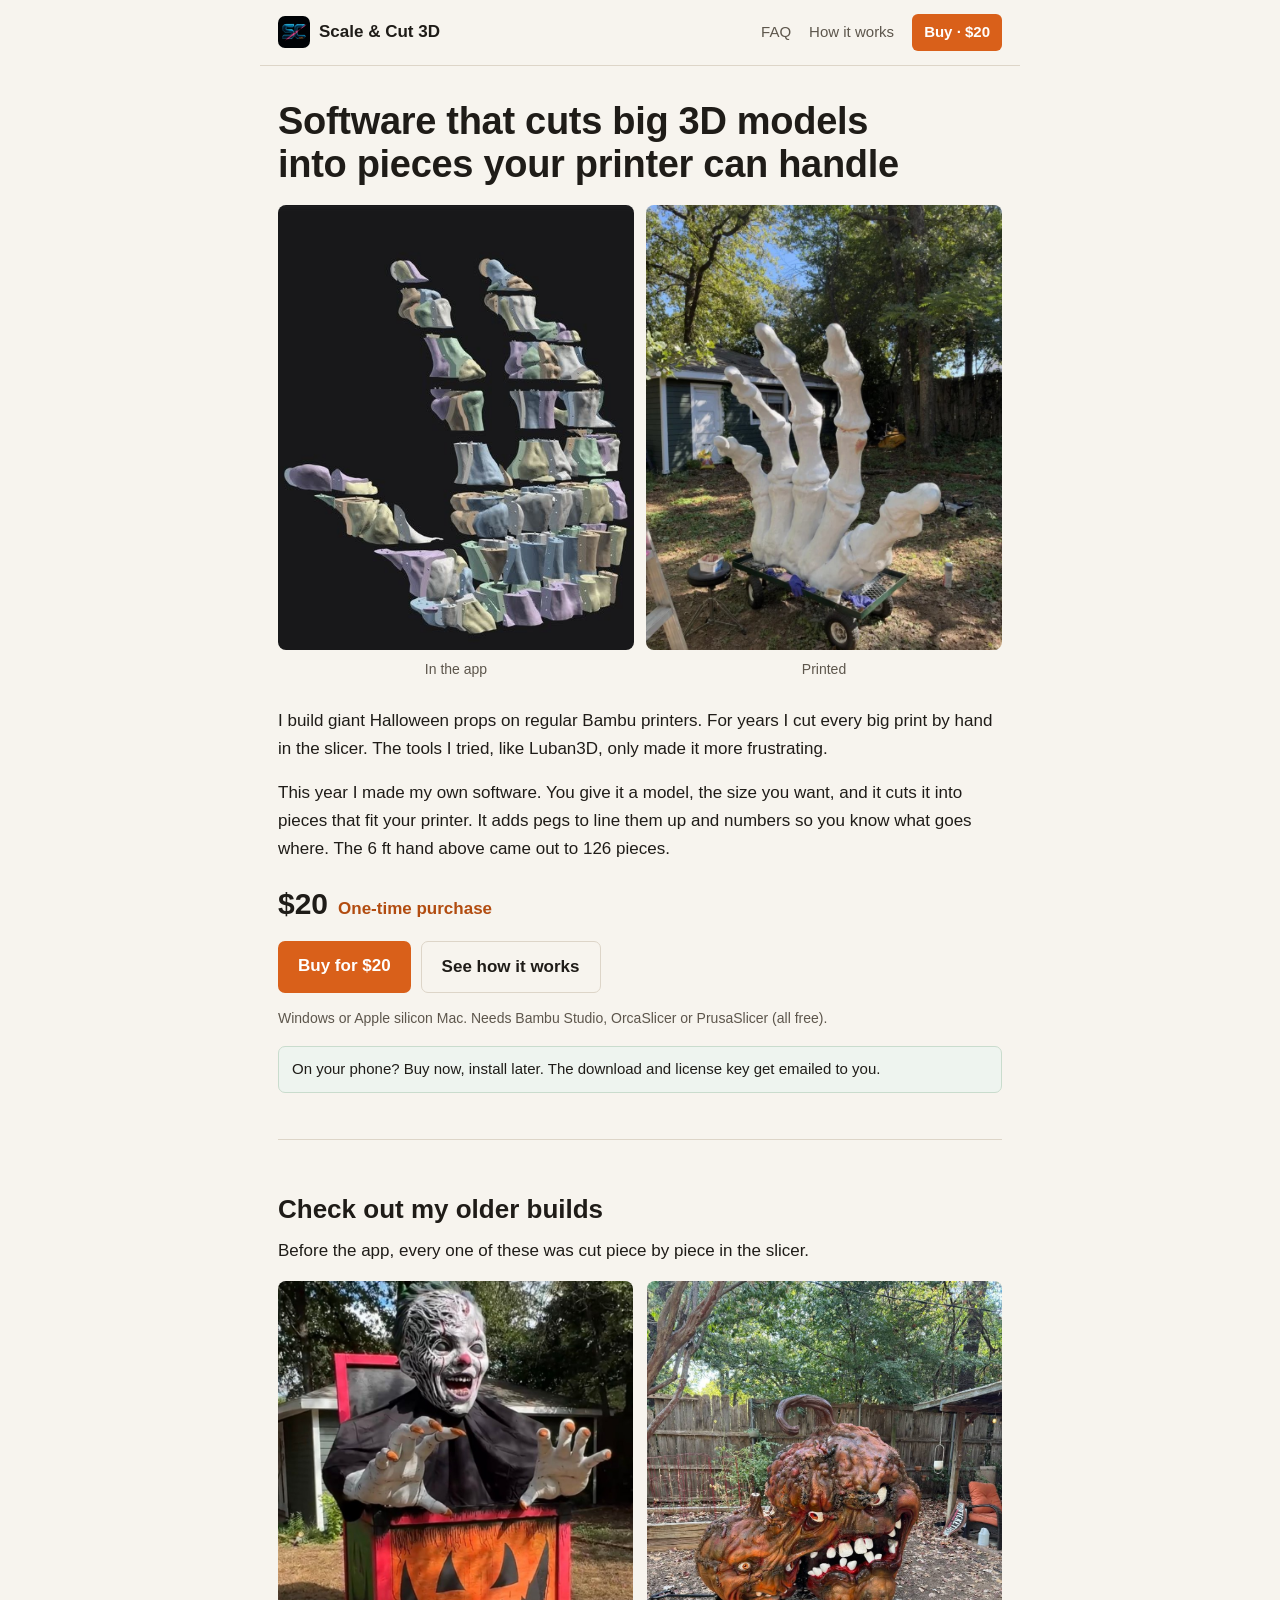
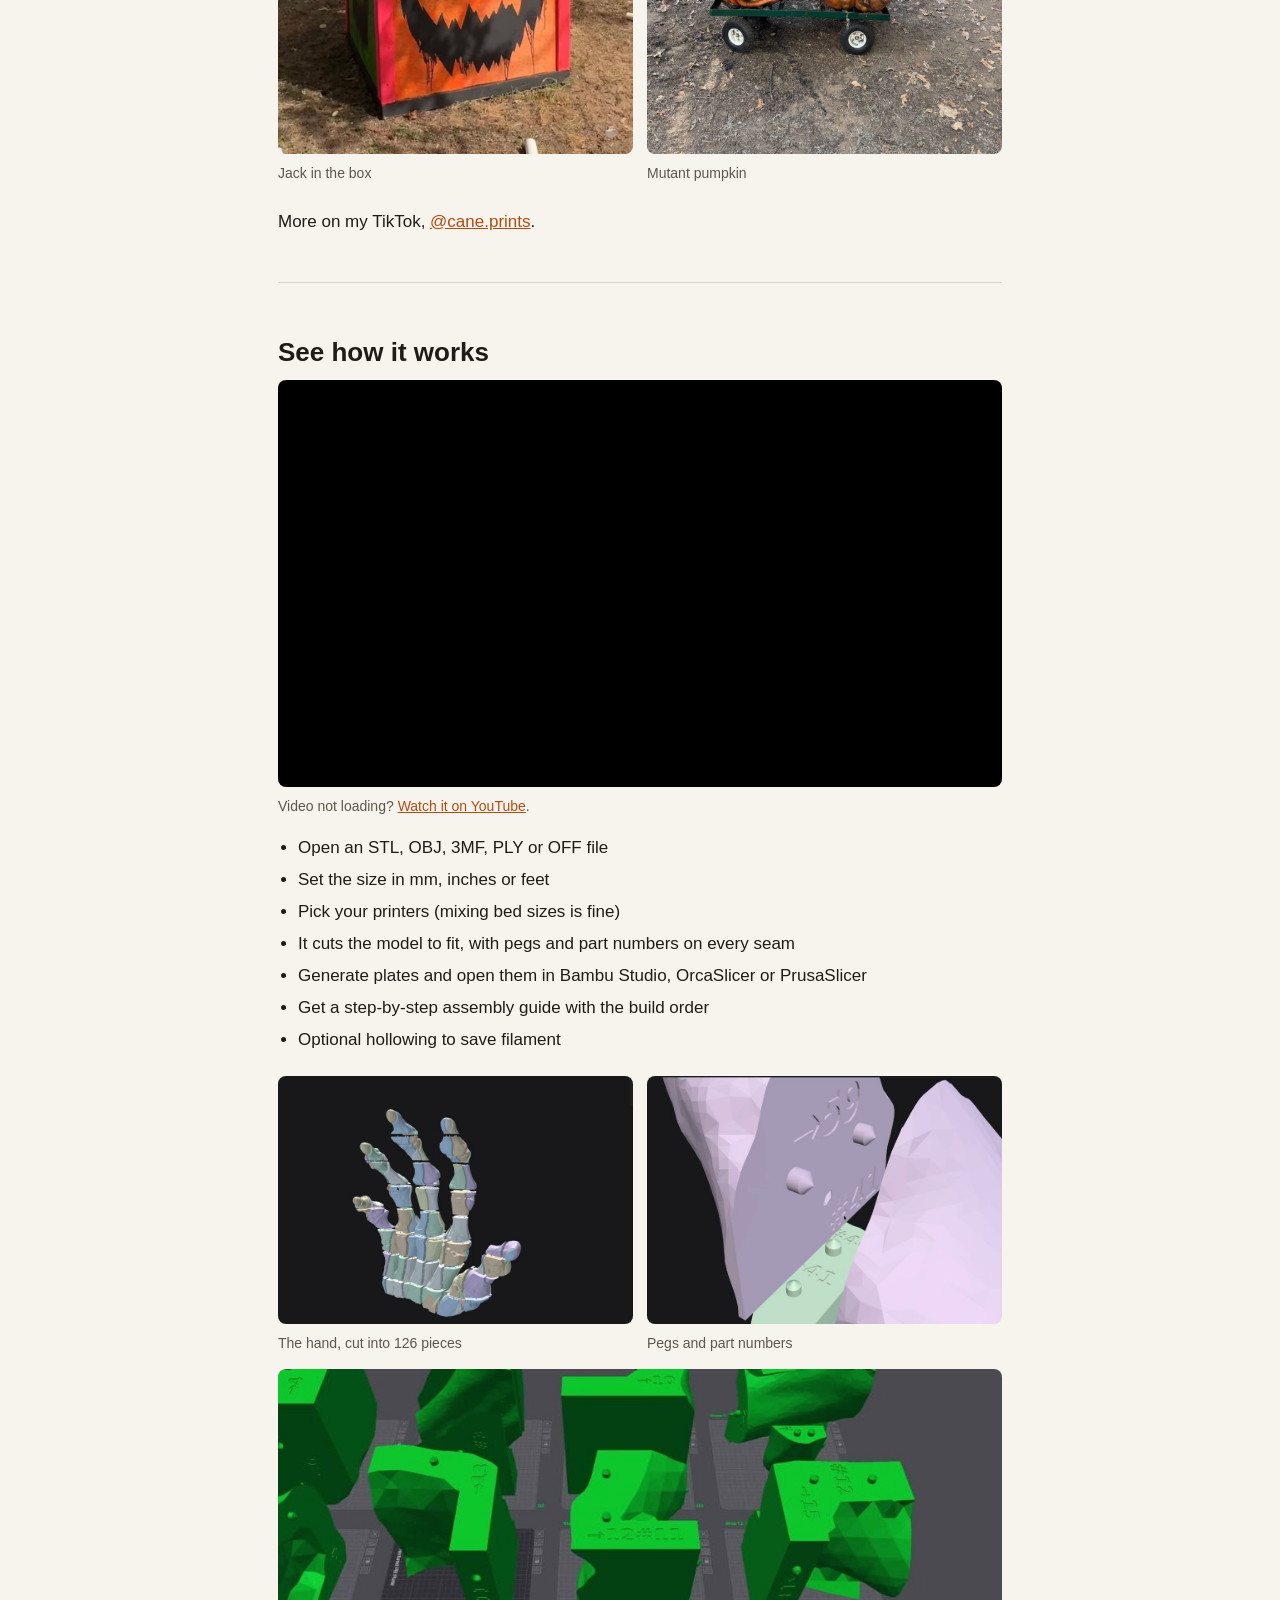
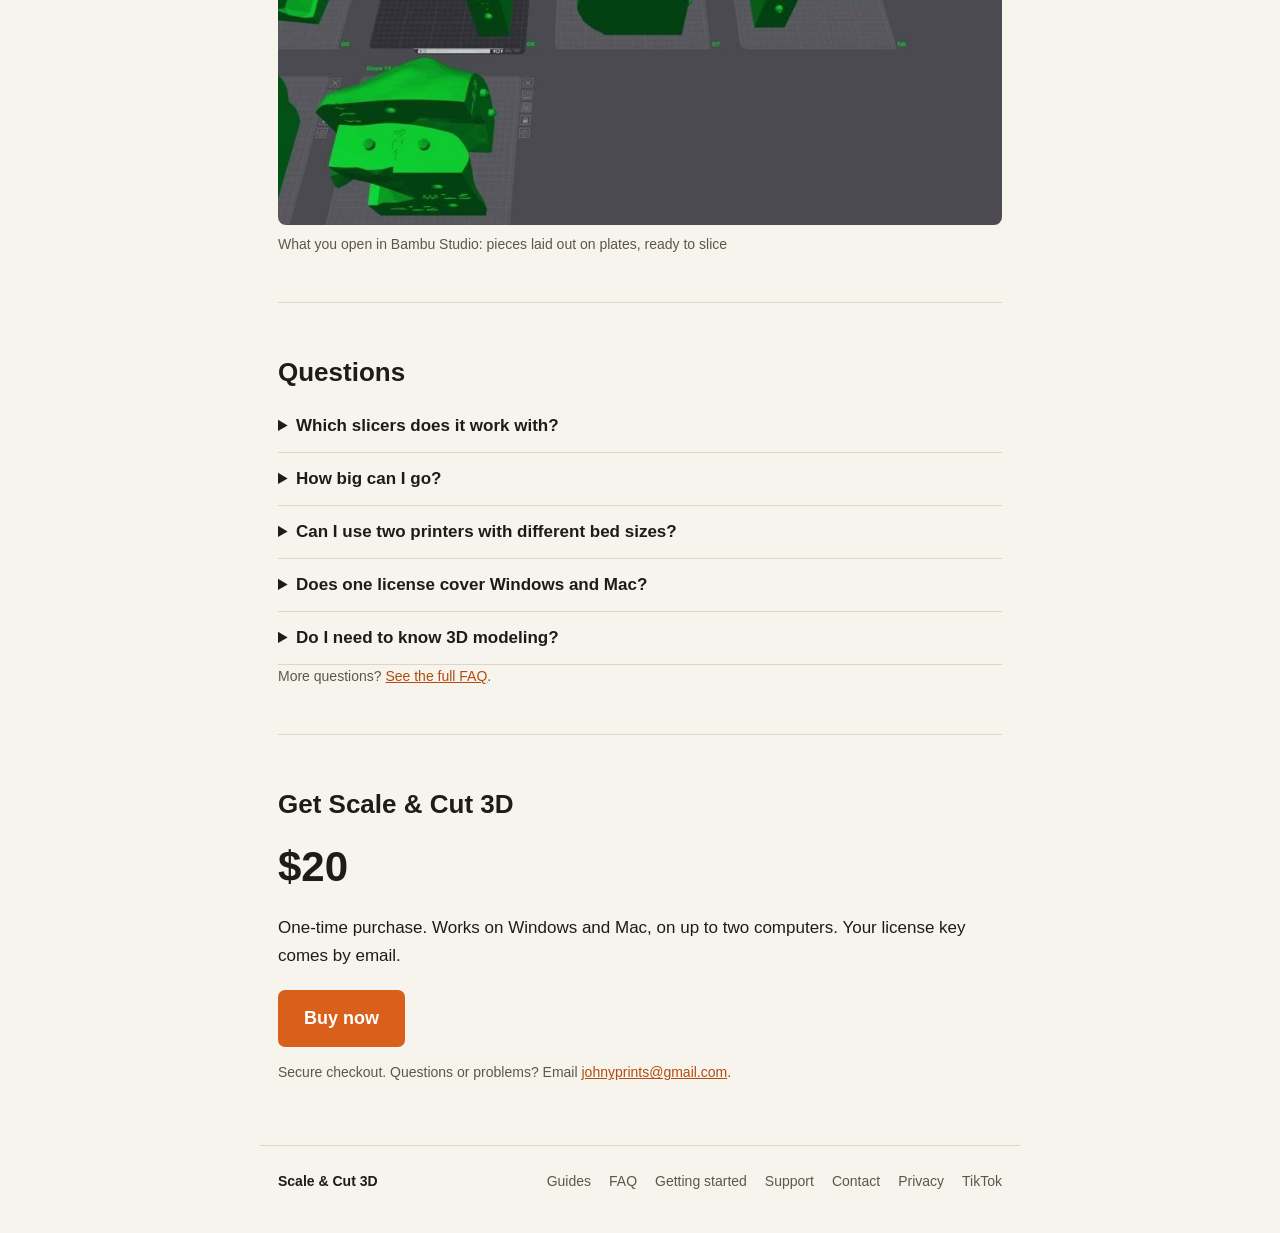
<file: index.html>
<!doctype html>
<html lang="en">
<head>
  <meta charset="utf-8">
  <meta name="viewport" content="width=device-width, initial-scale=1">
  <title>Scale &amp; Cut 3D | Print anything bigger than your printer</title>
  <meta name="description" content="Print anything bigger than your 3D printer. Scale & Cut 3D splits a model into numbered pieces with alignment pegs and lays them out on plates ready for Bambu Studio and OrcaSlicer.">
  <meta name="robots" content="index,follow,max-image-preview:large,max-snippet:-1,max-video-preview:-1">
  <link rel="canonical" href="https://scaleandcut3d.com/">
  <link rel="icon" type="image/png" href="/logo-96.png">
  <link rel="preload" href="/media/hand-unpainted.jpg" as="image" fetchpriority="high">
  <link rel="stylesheet" href="/site.css?v=5">
  <link rel="stylesheet" href="/home.css?v=5">
  <meta property="og:type" content="website">
  <meta property="og:site_name" content="Scale &amp; Cut 3D">
  <meta property="og:title" content="Scale &amp; Cut 3D | Print anything bigger than your printer">
  <meta property="og:description" content="This 6 ft skeleton hand was printed on regular Bambu printers. Scale &amp; Cut 3D cut it into 126 pegged, numbered pieces, plated and ready to print.">
  <meta property="og:url" content="https://scaleandcut3d.com/">
  <meta property="og:image" content="https://scaleandcut3d.com/media/og-hand.jpg">
  <meta property="og:image:width" content="1200">
  <meta property="og:image:height" content="630">
  <meta property="og:image:alt" content="A 6 ft 3D printed skeleton hand standing in a yard">
  <meta name="twitter:card" content="summary_large_image">
  <meta name="twitter:title" content="Scale &amp; Cut 3D">
  <meta name="twitter:description" content="Print anything bigger than your printer: pegged, numbered pieces on plates ready for Bambu Studio and OrcaSlicer.">
  <meta name="twitter:image" content="https://scaleandcut3d.com/media/og-hand.jpg">
  <script type="application/ld+json">
  {
    "@context": "https://schema.org",
    "@graph": [
      {
        "@type": "Organization",
        "@id": "https://scaleandcut3d.com/#organization",
        "name": "Scale & Cut 3D",
        "url": "https://scaleandcut3d.com/",
        "logo": "https://scaleandcut3d.com/sclice-logo.png",
        "email": "johnyprints@gmail.com"
      },
      {
        "@type": "SoftwareApplication",
        "@id": "https://scaleandcut3d.com/#software",
        "name": "Scale & Cut 3D",
        "url": "https://scaleandcut3d.com/",
        "description": "Desktop software that automatically scales oversized 3D models, cuts them into printer-bed-sized pieces, adds connectors, arranges the pieces on plates, and creates 3MF projects for OrcaSlicer or Bambu Studio.",
        "applicationCategory": "DesignApplication",
        "operatingSystem": "Windows 10 or later; macOS 12 or later on Apple silicon",
        "image": "https://scaleandcut3d.com/media/og-hand.jpg",
        "publisher": { "@id": "https://scaleandcut3d.com/#organization" },
        "offers": {
          "@type": "Offer",
          "price": "20.00",
          "priceCurrency": "USD",
          "availability": "https://schema.org/InStock",
          "url": "https://caneprints.lemonsqueezy.com/checkout/buy/68783033-7123-44ac-8ecc-c4909757244d"
        },
        "featureList": [
          "Scale models to a target physical size",
          "Cut models into pieces sized for selected printer beds",
          "Route each piece to the smallest selected printer bed that fits it",
          "Add press-fit or glue-fit alignment connectors",
          "Preview the cut model as an exploded assembly",
          "Automatically arrange pieces and create plated 3MF projects for OrcaSlicer or Bambu Studio"
        ]
      },
      {
        "@type": "VideoObject",
        "@id": "https://scaleandcut3d.com/#demo-video",
        "name": "How Scale & Cut 3D prepares oversized models",
        "description": "A walkthrough of scaling, cutting, previewing, and plating an oversized 3D model with Scale & Cut 3D.",
        "thumbnailUrl": "https://scaleandcut3d.com/scaleandcut_how_it_works_poster.jpg",
        "uploadDate": "2026-06-23T00:00:00-05:00",
        "duration": "PT37S",
        "embedUrl": "https://www.youtube-nocookie.com/embed/dpoS-jl1LX4",
        "contentUrl": "https://scaleandcut3d.com/scaleandcut_how_it_works.mp4"
      },
      {
        "@type": "FAQPage",
        "@id": "https://scaleandcut3d.com/#faq",
        "mainEntity": [
          {
            "@type": "Question",
            "name": "Which slicers does it work with?",
            "acceptedAnswer": {
              "@type": "Answer",
              "text": "Bambu Studio and OrcaSlicer, plus Orca-based slicers like QIDI Studio and ElegooSlicer. PrusaSlicer works too."
            }
          },
          {
            "@type": "Question",
            "name": "How big can I go?",
            "acceptedAnswer": {
              "@type": "Answer",
              "text": "There's no limit. A bigger print just means more pieces, and you'll see the finished size before anything gets cut."
            }
          },
          {
            "@type": "Question",
            "name": "Can I use two printers with different bed sizes?",
            "acceptedAnswer": {
              "@type": "Answer",
              "text": "Yes. Each piece goes to the smallest printer it fits on. The hand was split between my P1P and A1."
            }
          },
          {
            "@type": "Question",
            "name": "Does one license cover Windows and Mac?",
            "acceptedAnswer": {
              "@type": "Answer",
              "text": "Yes. You get both versions and can use it on two computers. The Mac version needs Apple silicon."
            }
          },
          {
            "@type": "Question",
            "name": "Do I need to know 3D modeling?",
            "acceptedAnswer": {
              "@type": "Answer",
              "text": "No. If you can open a file in your slicer, you can use this."
            }
          }
        ]
      }
    ]
  }
  </script>
</head>
<body>
  <header class="top">
    <a class="name" href="/"><img src="/logo-96.png" width="32" height="32" alt=""><span class="name-text">Scale &amp; Cut 3D</span></a>
    <nav>
      <a href="#faq">FAQ</a>
      <a class="wide-only" href="#how-it-works">How it works</a>
      <a class="nav-buy" href="https://caneprints.lemonsqueezy.com/checkout/buy/68783033-7123-44ac-8ecc-c4909757244d" data-reddit="50% off · $10">Buy · $20</a>
    </nav>
  </header>

  <main>
    <section class="intro">
      <h1>Software that cuts big 3D models into pieces your printer can handle</h1>
      <div class="pair">
        <figure><img src="/media/app-exploded-tall.jpg" width="480" height="600" alt="The skeleton hand cut into colored pieces in the app"><figcaption>In the app</figcaption></figure>
        <figure><img src="/media/hand-unpainted.jpg" width="840" height="1122" alt="The 6 foot 3D printed skeleton hand, unpainted, on a garden cart in the yard"><figcaption>Printed</figcaption></figure>
      </div>
      <div class="words">
        <p>I build giant Halloween props on regular Bambu printers. For years I cut every big print by hand in the slicer. The tools I tried, like Luban3D, only made it more frustrating.</p>
        <p>This year I made my own software. You give it a model, the size you want, and it cuts it into pieces that fit your printer. It adds pegs to line them up and numbers so you know what goes where. The 6 ft hand above came out to 126 pieces.</p>
      </div>
      <p class="sale" data-reddit="<s>$20</s> <strong>$10</strong> <span>50% off for Reddit visitors</span>"><strong>$20</strong> <span>One-time purchase</span></p>
      <div class="actions">
        <a class="btn" href="https://caneprints.lemonsqueezy.com/checkout/buy/68783033-7123-44ac-8ecc-c4909757244d" data-reddit="Buy for $10">Buy for $20</a>
        <a class="btn plain" href="#how-it-works">See how it works</a>
      </div>
      <p class="small">Windows or Apple silicon Mac. Needs Bambu Studio, OrcaSlicer or PrusaSlicer (all free).</p>
      <p class="phone-note">On your phone? Buy now, install later. The download and license key get emailed to you.</p>
    </section>

    <section class="block" id="made-with">
      <h2>Check out my older builds</h2>
      <p>Before the app, every one of these was cut piece by piece in the slicer.</p>
      <div class="two">
        <figure><img src="/media/build-clown-box.jpg" width="850" height="1500" loading="lazy" alt="A giant clown jack-in-the-box Halloween prop with 3D printed head and hands"><figcaption>Jack in the box</figcaption></figure>
        <figure><img src="/media/build-pumpkin.jpg" width="1000" height="1333" loading="lazy" alt="A giant mutant pumpkin Halloween prop on a garden cart"><figcaption>Mutant pumpkin</figcaption></figure>
      </div>
      <p>More on my TikTok, <a href="https://www.tiktok.com/@cane.prints" target="_blank" rel="noopener">@cane.prints</a>.</p>
    </section>

    <section class="block" id="how-it-works">
      <h2>See how it works</h2>
      <div class="video-frame">
        <iframe src="https://www.youtube-nocookie.com/embed/dpoS-jl1LX4?rel=0" title="How Scale and Cut 3D works" loading="lazy" allow="accelerometer; autoplay; clipboard-write; encrypted-media; gyroscope; picture-in-picture; web-share" referrerpolicy="strict-origin-when-cross-origin" allowfullscreen></iframe>
      </div>
      <p class="small">Video not loading? <a href="https://www.youtube.com/watch?v=dpoS-jl1LX4" target="_blank" rel="noopener">Watch it on YouTube</a>.</p>
      <ul class="facts">
        <li>Open an STL, OBJ, 3MF, PLY or OFF file</li>
        <li>Set the size in mm, inches or feet</li>
        <li>Pick your printers (mixing bed sizes is fine)</li>
        <li>It cuts the model to fit, with pegs and part numbers on every seam</li>
        <li>Generate plates and open them in Bambu Studio, OrcaSlicer or PrusaSlicer</li>
        <li>Get a step-by-step assembly guide with the build order</li>
        <li>Optional hollowing to save filament</li>
      </ul>
      <div class="two">
        <figure><img src="/media/app-exploded.jpg" width="900" height="628" loading="lazy" alt="The skeleton hand split into colored pieces in the app"><figcaption>The hand, cut into 126 pieces</figcaption></figure>
        <figure><img src="/media/app-pegs.jpg" width="900" height="628" loading="lazy" alt="Cut faces with alignment pegs and an engraved part number"><figcaption>Pegs and part numbers</figcaption></figure>
        <figure class="wide"><img src="/media/plates-in-bambu.jpg" width="884" height="556" loading="lazy" alt="Cut pieces laid out on numbered plates in Bambu Studio"><figcaption>What you open in Bambu Studio: pieces laid out on plates, ready to slice</figcaption></figure>
      </div>
    </section>

    <section class="block faq" id="faq">
      <h2>Questions</h2>
      <details><summary>Which slicers does it work with?</summary><p>Bambu Studio and OrcaSlicer, plus Orca-based slicers like QIDI Studio and ElegooSlicer. PrusaSlicer works too.</p></details>
      <details><summary>How big can I go?</summary><p>There's no limit. A bigger print just means more pieces, and you'll see the finished size before anything gets cut.</p></details>
      <details><summary>Can I use two printers with different bed sizes?</summary><p>Yes. Each piece goes to the smallest printer it fits on. The hand was split between my P1P and A1.</p></details>
      <details><summary>Does one license cover Windows and Mac?</summary><p>Yes. You get both versions and can use it on two computers. The Mac version needs Apple silicon.</p></details>
      <details><summary>Do I need to know 3D modeling?</summary><p>No. If you can open a file in your slicer, you can use this.</p></details>
      <p class="small">More questions? <a href="/faq.html">See the full FAQ</a>.</p>
    </section>

    <section class="block buy" id="buy">
      <h2>Get Scale &amp; Cut 3D</h2>
      <p class="sale big" data-reddit="<s>$20</s> <strong>$10</strong> <span>50% off for Reddit visitors</span>"><strong>$20</strong></p>
      <p>One-time purchase. Works on Windows and Mac, on up to two computers. Your license key comes by email.</p>
      
      <a class="btn big" href="https://caneprints.lemonsqueezy.com/checkout/buy/68783033-7123-44ac-8ecc-c4909757244d">Buy now</a>
      <p class="small">Secure checkout. Questions or problems? Email <a href="mailto:johnyprints@gmail.com">johnyprints@gmail.com</a>.</p>
    </section>
  </main>

  <footer>
    <span>Scale &amp; Cut 3D</span>
    <a href="/guides/">Guides</a>
    <a href="/faq.html">FAQ</a>
    <a href="/get-started.html">Getting started</a>
    <a href="/support.html">Support</a>
    <a href="mailto:johnyprints@gmail.com?subject=Scale%20%26%20Cut%203D%20question">Contact</a>
    <a href="/privacy.html">Privacy</a>
    <a href="https://www.tiktok.com/@cane.prints" target="_blank" rel="noopener">TikTok</a>
  </footer>
<script src="/reddit-offer.js?v=7" defer></script>
  <script data-goatcounter="https://johnycaneprints.goatcounter.com/count" async src="//gc.zgo.at/count.js"></script>
  <script src="/track.js?v=2" defer></script>
</body>
</html>
</file>
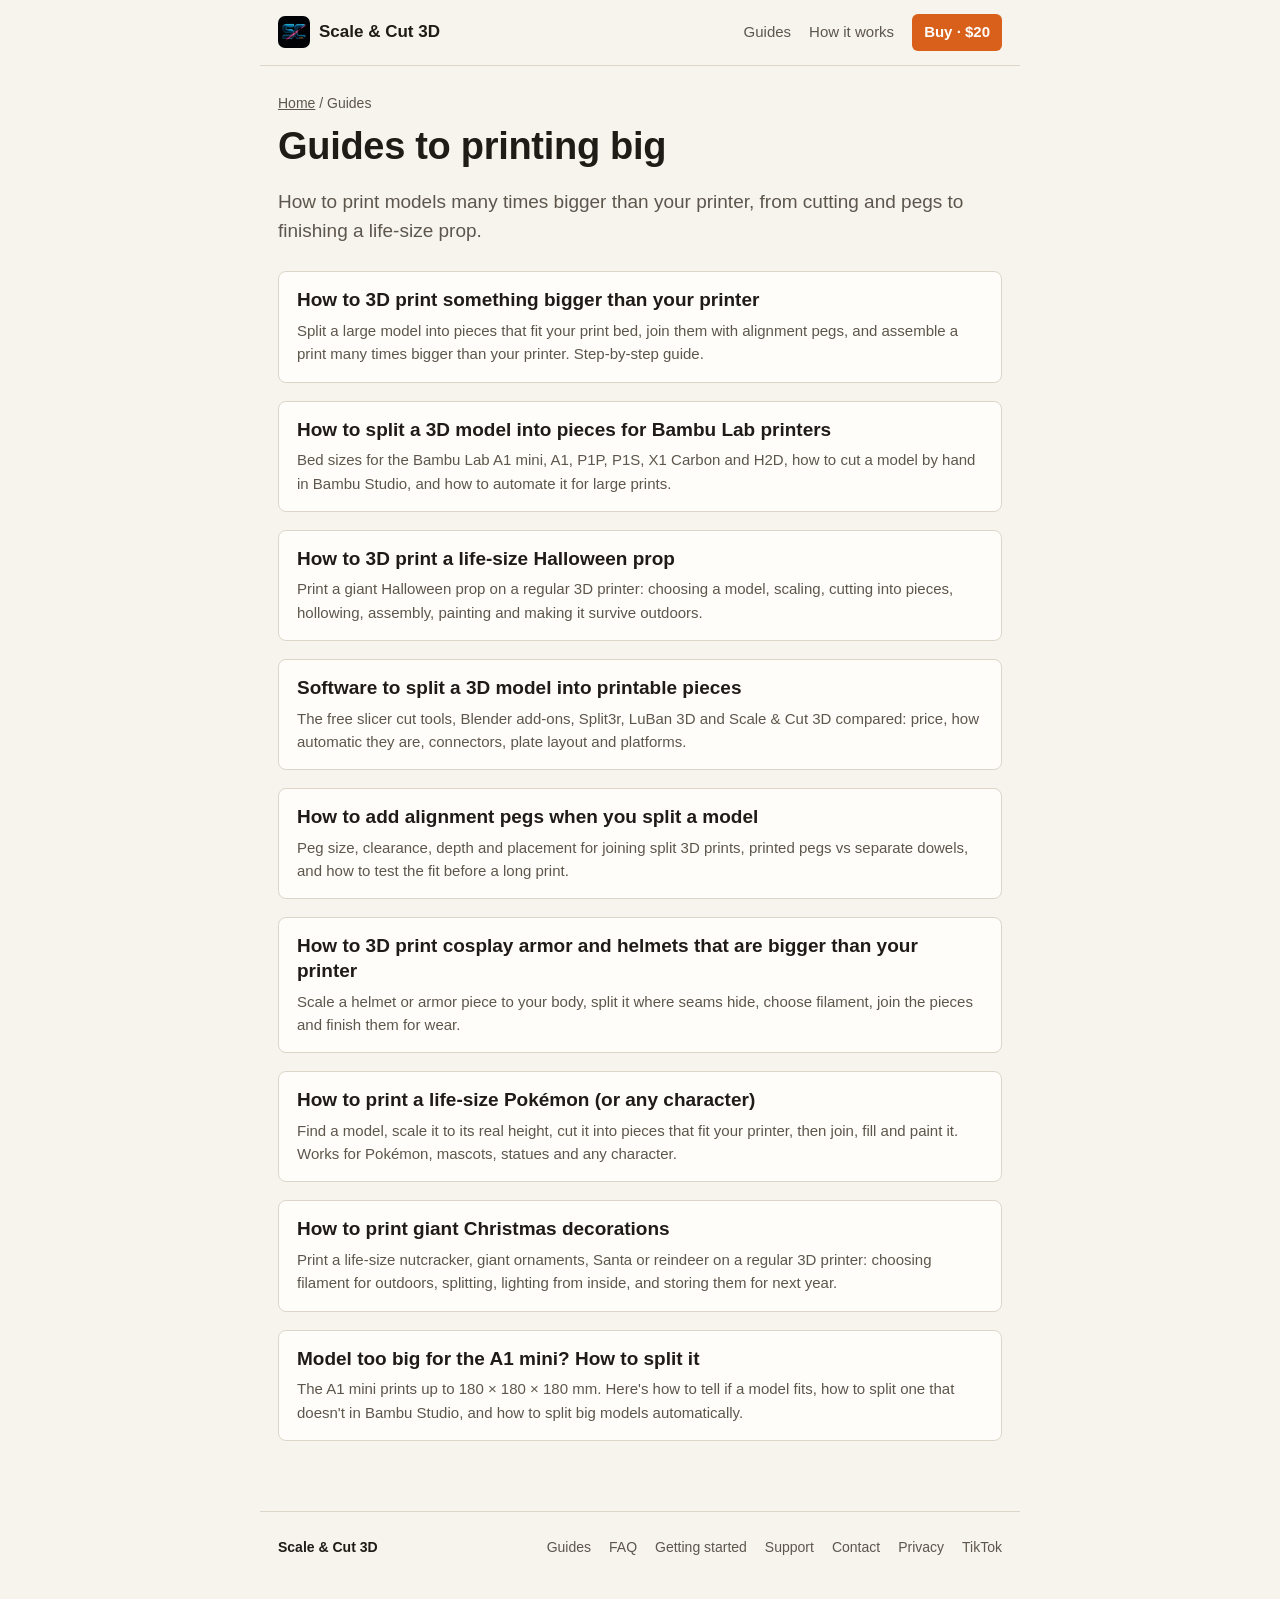
<file: guides/index.html>
<!doctype html>
<html lang="en">
<head>
  <meta charset="utf-8">
  <meta name="viewport" content="width=device-width, initial-scale=1">
  <title>Guides to Printing Big | Scale &amp; Cut 3D</title>
  <meta name="description" content="Guides to 3D printing models bigger than your printer: cutting, pegs, Bambu Lab bed sizes, hollowing and life-size props.">
  <meta name="robots" content="index,follow,max-image-preview:large">
  <link rel="canonical" href="https://scaleandcut3d.com/guides/">
  <link rel="icon" type="image/png" href="/logo-96.png">
  <link rel="stylesheet" href="/site.css?v=5">
  <meta property="og:type" content="article">
  <meta property="og:site_name" content="Scale &amp; Cut 3D">
  <meta property="og:title" content="Guides to Printing Big | Scale &amp; Cut 3D">
  <meta property="og:description" content="Guides to 3D printing models bigger than your printer: cutting, pegs, Bambu Lab bed sizes, hollowing and life-size props.">
  <meta property="og:url" content="https://scaleandcut3d.com/guides/">
  <meta property="og:image" content="https://scaleandcut3d.com/media/hand-yard.jpg">
  <meta name="twitter:card" content="summary_large_image">
  <script type="application/ld+json">
{
  "@context": "https://schema.org",
  "@type": "CollectionPage",
  "name": "Scale & Cut 3D guides",
  "url": "https://scaleandcut3d.com/guides/"
}
  </script>
</head>
<body>
  <header class="top">
    <a class="name" href="/"><img src="/logo-96.png" width="32" height="32" alt=""><span class="name-text">Scale &amp; Cut 3D</span></a>
    <nav>
      <a class="wide-only" href="/guides/">Guides</a>
      <a class="wide-only" href="/#how-it-works">How it works</a>
      <a class="nav-buy" href="https://caneprints.lemonsqueezy.com/checkout/buy/68783033-7123-44ac-8ecc-c4909757244d" data-goatcounter-click="click: checkout (guide)" data-reddit="50% off · $10">Buy · $20</a>
    </nav>
  </header>

  <main class="article">
    <p class="crumbs"><a href="/">Home</a> / Guides</p>
    <h1>Guides to printing big</h1>
    <p class="lead">How to print models many times bigger than your printer, from cutting and pegs to finishing a life-size prop.</p>
    <ul class="guide-list">
      <li><a href="/guides/print-bigger-than-your-printer.html"><strong>How to 3D print something bigger than your printer</strong><span>Split a large model into pieces that fit your print bed, join them with alignment pegs, and assemble a print many times bigger than your printer. Step-by-step guide.</span></a></li>
      <li><a href="/guides/split-a-model-for-bambu-lab.html"><strong>How to split a 3D model into pieces for Bambu Lab printers</strong><span>Bed sizes for the Bambu Lab A1 mini, A1, P1P, P1S, X1 Carbon and H2D, how to cut a model by hand in Bambu Studio, and how to automate it for large prints.</span></a></li>
      <li><a href="/guides/life-size-halloween-prop.html"><strong>How to 3D print a life-size Halloween prop</strong><span>Print a giant Halloween prop on a regular 3D printer: choosing a model, scaling, cutting into pieces, hollowing, assembly, painting and making it survive outdoors.</span></a></li>
      <li><a href="/guides/software-to-split-3d-models.html"><strong>Software to split a 3D model into printable pieces</strong><span>The free slicer cut tools, Blender add-ons, Split3r, LuBan 3D and Scale & Cut 3D compared: price, how automatic they are, connectors, plate layout and platforms.</span></a></li>
      <li><a href="/guides/add-alignment-pegs.html"><strong>How to add alignment pegs when you split a model</strong><span>Peg size, clearance, depth and placement for joining split 3D prints, printed pegs vs separate dowels, and how to test the fit before a long print.</span></a></li>
      <li><a href="/guides/print-cosplay-armor-bigger-than-your-printer.html"><strong>How to 3D print cosplay armor and helmets that are bigger than your printer</strong><span>Scale a helmet or armor piece to your body, split it where seams hide, choose filament, join the pieces and finish them for wear.</span></a></li>
      <li><a href="/guides/print-a-life-size-pokemon-or-character.html"><strong>How to print a life-size Pokémon (or any character)</strong><span>Find a model, scale it to its real height, cut it into pieces that fit your printer, then join, fill and paint it. Works for Pokémon, mascots, statues and any character.</span></a></li>
      <li><a href="/guides/print-giant-christmas-decorations.html"><strong>How to print giant Christmas decorations</strong><span>Print a life-size nutcracker, giant ornaments, Santa or reindeer on a regular 3D printer: choosing filament for outdoors, splitting, lighting from inside, and storing them for next year.</span></a></li>
      <li><a href="/guides/model-too-big-for-a1-mini.html"><strong>Model too big for the A1 mini? How to split it</strong><span>The A1 mini prints up to 180 × 180 × 180 mm. Here's how to tell if a model fits, how to split one that doesn't in Bambu Studio, and how to split big models automatically.</span></a></li>
    </ul>
  </main>
  <footer>
    <span>Scale &amp; Cut 3D</span>
    <a href="/guides/">Guides</a>
    <a href="/faq.html">FAQ</a>
    <a href="/get-started.html">Getting started</a>
    <a href="/support.html">Support</a>
    <a href="mailto:johnyprints@gmail.com?subject=Scale%20%26%20Cut%203D%20question">Contact</a>
    <a href="/privacy.html">Privacy</a>
    <a href="https://www.tiktok.com/@cane.prints" target="_blank" rel="noopener">TikTok</a>
  </footer>
  <script src="/reddit-offer.js?v=7" defer></script>
  <script data-goatcounter="https://johnycaneprints.goatcounter.com/count" async src="//gc.zgo.at/count.js"></script>
</body>
</html>
</file>
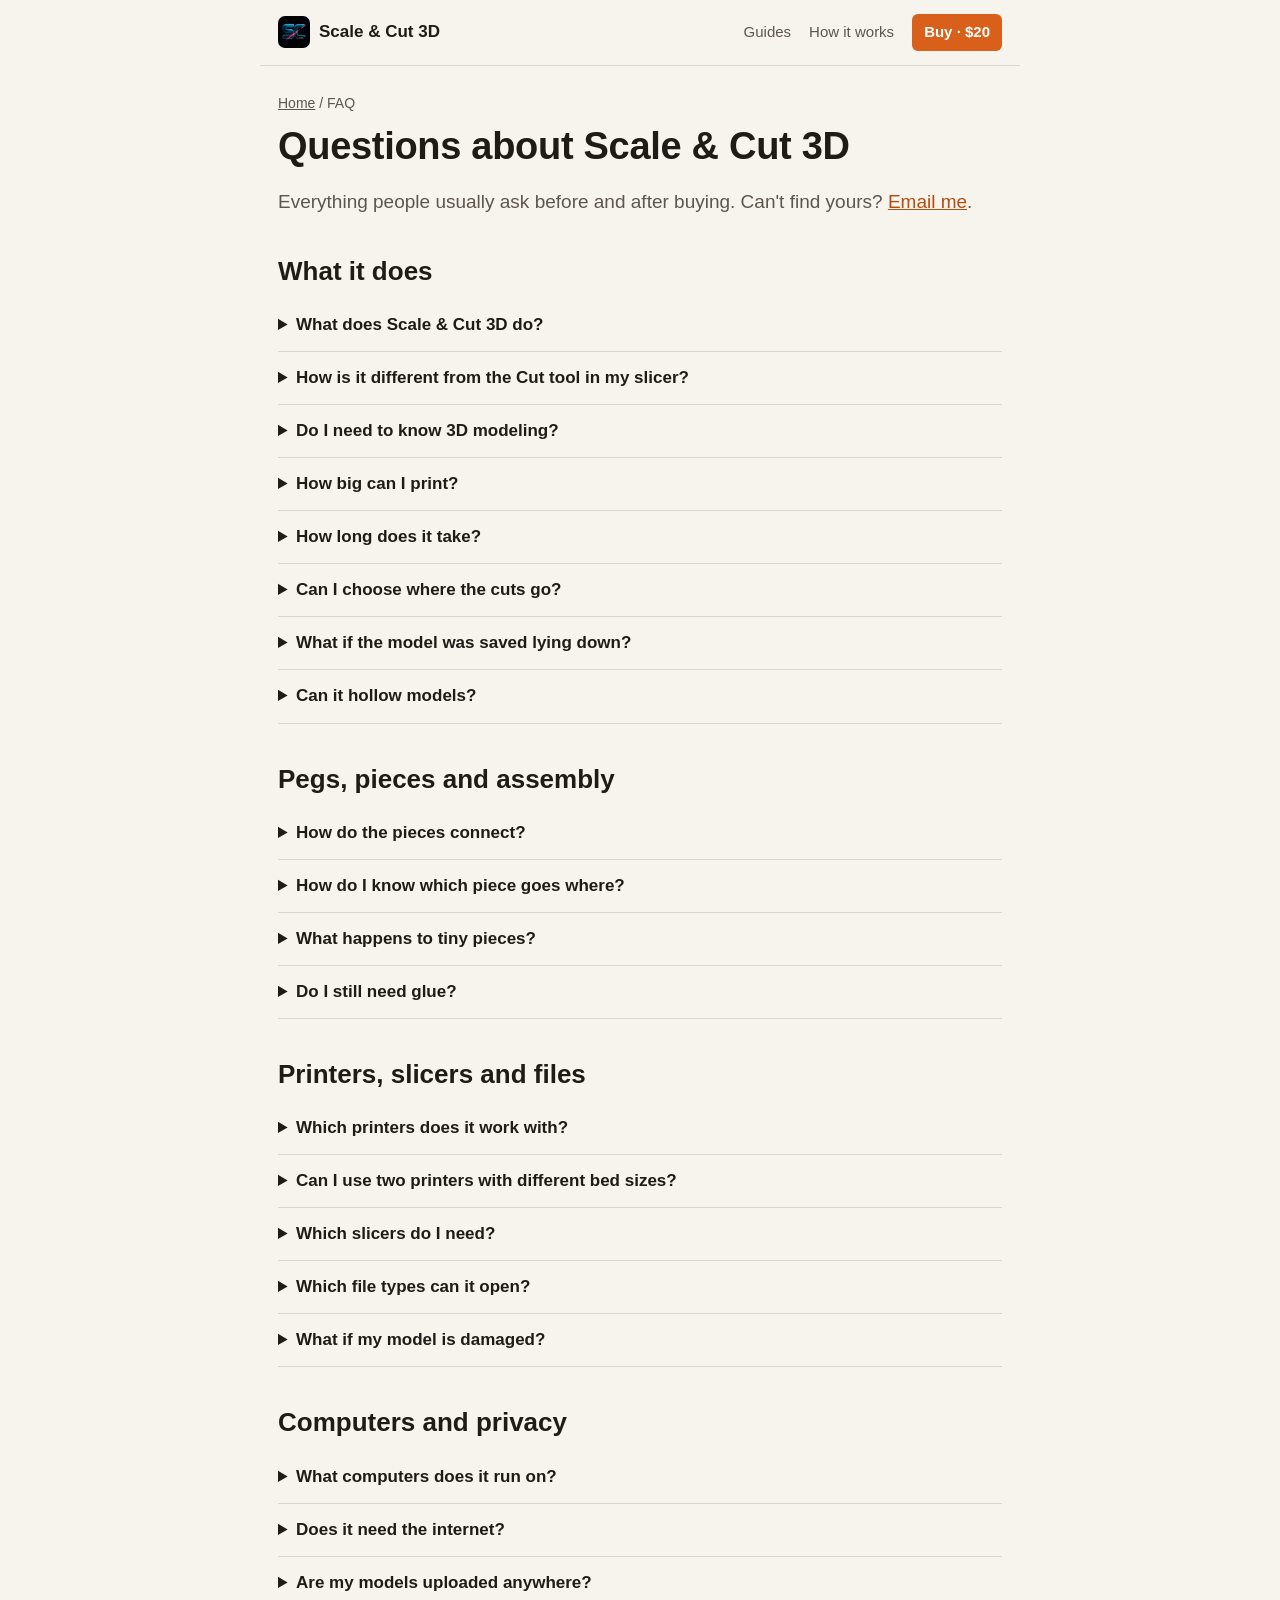
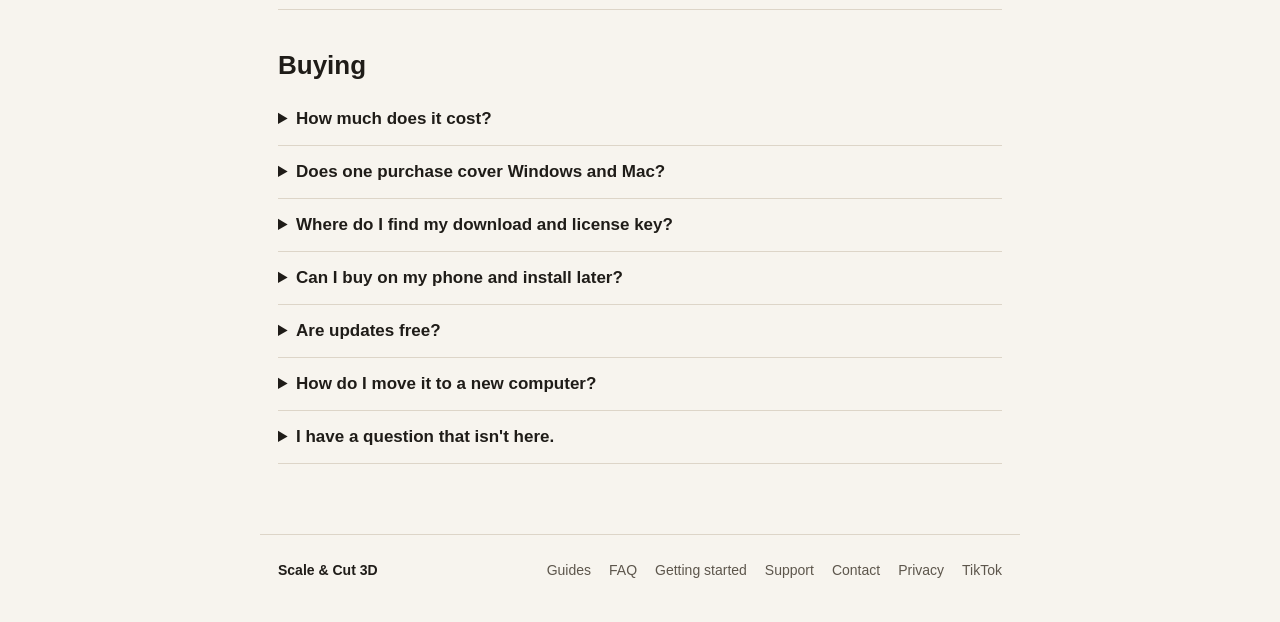
<file: faq.html>
<!doctype html>
<html lang="en">
<head>
  <meta charset="utf-8">
  <meta name="viewport" content="width=device-width, initial-scale=1">
  <title>Scale &amp; Cut 3D FAQ: cutting big models into printable pieces</title>
  <meta name="description" content="Answers about Scale &amp; Cut 3D: what it does, pegs and assembly, supported printers and slicers, file types, computers, privacy and buying.">
  <meta name="robots" content="index,follow,max-image-preview:large">
  <link rel="canonical" href="https://scaleandcut3d.com/faq.html">
  <link rel="icon" type="image/png" href="/logo-96.png">
  <link rel="stylesheet" href="/site.css?v=5">
  <meta property="og:type" content="article">
  <meta property="og:site_name" content="Scale &amp; Cut 3D">
  <meta property="og:title" content="Scale &amp; Cut 3D FAQ: cutting big models into printable pieces">
  <meta property="og:description" content="Answers about Scale &amp; Cut 3D: what it does, pegs and assembly, supported printers and slicers, file types, computers, privacy and buying.">
  <meta property="og:url" content="https://scaleandcut3d.com/faq.html">
  <meta property="og:image" content="https://scaleandcut3d.com/media/og-hand.jpg">
  <meta name="twitter:card" content="summary_large_image">
  <script type="application/ld+json">
{
  "@context": "https://schema.org",
  "@type": "FAQPage",
  "mainEntity": [
    {
      "@type": "Question",
      "name": "What does Scale & Cut 3D do?",
      "acceptedAnswer": {
        "@type": "Answer",
        "text": "You open a 3D model and tell it how big you want it. It scales the model, cuts it into pieces that fit your printer, adds alignment pegs and part numbers, and lays the pieces out on plates ready to open in Bambu Studio, OrcaSlicer or PrusaSlicer."
      }
    },
    {
      "@type": "Question",
      "name": "How is it different from the Cut tool in my slicer?",
      "acceptedAnswer": {
        "@type": "Answer",
        "text": "The slicer's Cut tool makes one cut at a time, placed by hand. That's fine for a few cuts. Scale & Cut 3D does every cut, every peg, the part numbers and the plate layout in one go, which matters when a model needs dozens or hundreds of pieces."
      }
    },
    {
      "@type": "Question",
      "name": "Do I need to know 3D modeling?",
      "acceptedAnswer": {
        "@type": "Answer",
        "text": "No. If you can open a file in your slicer, you can use this."
      }
    },
    {
      "@type": "Question",
      "name": "How big can I print?",
      "acceptedAnswer": {
        "@type": "Answer",
        "text": "There's no set limit. A bigger print just means more pieces. The app shows the finished size in every direction before it cuts, so you can check it's what you meant."
      }
    },
    {
      "@type": "Question",
      "name": "How long does it take?",
      "acceptedAnswer": {
        "@type": "Answer",
        "text": "Cutting usually takes seconds to a couple of minutes. Hollowing and generating plates take longer on big models, because your slicer arranges each plate."
      }
    },
    {
      "@type": "Question",
      "name": "Can I choose where the cuts go?",
      "acceptedAnswer": {
        "@type": "Answer",
        "text": "Not yet. Cuts are straight and placed automatically to fit your printer, so look over the exploded preview before you print and check no seam lands somewhere you'll see it."
      }
    },
    {
      "@type": "Question",
      "name": "What if the model was saved lying down?",
      "acceptedAnswer": {
        "@type": "Answer",
        "text": "There's an Orientation step to stand it upright before you set the size, so the height you enter is the real height."
      }
    },
    {
      "@type": "Question",
      "name": "Can it hollow models?",
      "acceptedAnswer": {
        "@type": "Answer",
        "text": "Yes. Hollowing is optional and you set the wall thickness. It saves a lot of filament on big solid models."
      }
    },
    {
      "@type": "Question",
      "name": "How do the pieces connect?",
      "acceptedAnswer": {
        "@type": "Answer",
        "text": "Every seam gets alignment pegs on one side and matching sockets on the other. Choose press fit for a tight, glue-free fit, or glue fit for a looser fit you glue. Pegs are sized down on small pieces and skipped where they won't fit safely."
      }
    },
    {
      "@type": "Question",
      "name": "How do I know which piece goes where?",
      "acceptedAnswer": {
        "@type": "Answer",
        "text": "Each cut face is engraved with the number of the piece that joins it, and the app writes an assembly guide listing every piece in build order: which plate it's on, which way it slides in, and what it glues to. Plates are filled in the same order, so you can start assembling while the rest prints."
      }
    },
    {
      "@type": "Question",
      "name": "What happens to tiny pieces?",
      "acceptedAnswer": {
        "@type": "Answer",
        "text": "Small slivers are merged into the piece next to them, as long as the result still fits your printer. You can set what counts as small."
      }
    },
    {
      "@type": "Question",
      "name": "Do I still need glue?",
      "acceptedAnswer": {
        "@type": "Answer",
        "text": "For most props, yes, use pegs to line pieces up and glue to hold them. Heavy pieces also benefit from a rod or pipe through the middle."
      }
    },
    {
      "@type": "Question",
      "name": "Which printers does it work with?",
      "acceptedAnswer": {
        "@type": "Answer",
        "text": "Any FDM printer you can slice for in Bambu Studio, OrcaSlicer or PrusaSlicer. Presets are built in for Bambu Lab (A1 mini, A1, P1P, P1S, X1 Carbon, X1E, H2D, H2D Pro, H2S), Prusa (MK4S, CORE One, XL), Creality (K1C, K2 Plus, Ender-3 V3), Elegoo Centauri Carbon, Anycubic Kobra 3 and Qidi (Q1 Pro, X-Max 3), and you can add a custom bed size."
      }
    },
    {
      "@type": "Question",
      "name": "Can I use two printers with different bed sizes?",
      "acceptedAnswer": {
        "@type": "Answer",
        "text": "Yes. Cuts are planned around the biggest printer, then each piece goes to the smallest printer it fits on."
      }
    },
    {
      "@type": "Question",
      "name": "Which slicers do I need?",
      "acceptedAnswer": {
        "@type": "Answer",
        "text": "Bambu Studio, OrcaSlicer or PrusaSlicer, all free. The app uses one of them to lay out the plates. The finished projects also open in Orca-based slicers like QIDI Studio and ElegooSlicer."
      }
    },
    {
      "@type": "Question",
      "name": "Which file types can it open?",
      "acceptedAnswer": {
        "@type": "Answer",
        "text": "STL, OBJ, 3MF, PLY and OFF."
      }
    },
    {
      "@type": "Question",
      "name": "What if my model is damaged?",
      "acceptedAnswer": {
        "@type": "Answer",
        "text": "Small problems like holes and flipped faces are fixed automatically. If a model is too damaged, the app tells you, and you can repair it first, for example with Fix model in Bambu Studio on Windows."
      }
    },
    {
      "@type": "Question",
      "name": "What computers does it run on?",
      "acceptedAnswer": {
        "@type": "Answer",
        "text": "Windows 10 or newer, and Macs with Apple silicon (M1 or newer) on macOS 12 or newer. There's no Linux or Intel Mac version."
      }
    },
    {
      "@type": "Question",
      "name": "Does it need the internet?",
      "acceptedAnswer": {
        "@type": "Answer",
        "text": "Only to activate your license and check it now and then. It keeps working offline for up to seven days between checks."
      }
    },
    {
      "@type": "Question",
      "name": "Are my models uploaded anywhere?",
      "acceptedAnswer": {
        "@type": "Answer",
        "text": "No. Models and the files the app makes stay on your computer."
      }
    },
    {
      "@type": "Question",
      "name": "How much does it cost?",
      "acceptedAnswer": {
        "@type": "Answer",
        "text": "$20, one-time. No subscription."
      }
    },
    {
      "@type": "Question",
      "name": "Does one purchase cover Windows and Mac?",
      "acceptedAnswer": {
        "@type": "Answer",
        "text": "Yes. You get both downloads and can activate it on two computers."
      }
    },
    {
      "@type": "Question",
      "name": "Where do I find my download and license key?",
      "acceptedAnswer": {
        "@type": "Answer",
        "text": "They're emailed to you right after checkout. You can also get them any time from Lemon Squeezy's My Orders page."
      }
    },
    {
      "@type": "Question",
      "name": "Can I buy on my phone and install later?",
      "acceptedAnswer": {
        "@type": "Answer",
        "text": "Yes. Everything is emailed to you, so you can install it on your computer whenever you're ready."
      }
    },
    {
      "@type": "Question",
      "name": "Are updates free?",
      "acceptedAnswer": {
        "@type": "Answer",
        "text": "So far every update has been free for existing customers. The app tells you when a new version is out."
      }
    },
    {
      "@type": "Question",
      "name": "How do I move it to a new computer?",
      "acceptedAnswer": {
        "@type": "Answer",
        "text": "Open the License window in the app and choose Deactivate this computer, then activate on the new one."
      }
    },
    {
      "@type": "Question",
      "name": "I have a question that isn't here.",
      "acceptedAnswer": {
        "@type": "Answer",
        "text": "Email johnyprints@gmail.com. You'll get an answer from the person who made it."
      }
    }
  ]
}
  </script>
</head>
<body>
  <header class="top">
    <a class="name" href="/"><img src="/logo-96.png" width="32" height="32" alt=""><span class="name-text">Scale &amp; Cut 3D</span></a>
    <nav>
      <a class="wide-only" href="/guides/">Guides</a>
      <a class="wide-only" href="/#how-it-works">How it works</a>
      <a class="nav-buy" href="https://caneprints.lemonsqueezy.com/checkout/buy/68783033-7123-44ac-8ecc-c4909757244d" data-goatcounter-click="click: checkout (guide)" data-reddit="50% off · $10">Buy · $20</a>
    </nav>
  </header>

  <main class="article">
    <p class="crumbs"><a href="/">Home</a> / FAQ</p>
    <h1>Questions about Scale &amp; Cut 3D</h1>
    <p class="lead">Everything people usually ask before and after buying. Can't find yours? <a href="mailto:johnyprints@gmail.com">Email me</a>.</p>
    <section class="faq">
      <h2>What it does</h2>
      <details><summary>What does Scale &amp; Cut 3D do?</summary><p>You open a 3D model and tell it how big you want it. It scales the model, cuts it into pieces that fit your printer, adds alignment pegs and part numbers, and lays the pieces out on plates ready to open in Bambu Studio, OrcaSlicer or PrusaSlicer.</p></details>
      <details><summary>How is it different from the Cut tool in my slicer?</summary><p>The slicer's Cut tool makes one cut at a time, placed by hand. That's fine for a few cuts. Scale &amp; Cut 3D does every cut, every peg, the part numbers and the plate layout in one go, which matters when a model needs dozens or hundreds of pieces.</p></details>
      <details><summary>Do I need to know 3D modeling?</summary><p>No. If you can open a file in your slicer, you can use this.</p></details>
      <details><summary>How big can I print?</summary><p>There's no set limit. A bigger print just means more pieces. The app shows the finished size in every direction before it cuts, so you can check it's what you meant.</p></details>
      <details><summary>How long does it take?</summary><p>Cutting usually takes seconds to a couple of minutes. Hollowing and generating plates take longer on big models, because your slicer arranges each plate.</p></details>
      <details><summary>Can I choose where the cuts go?</summary><p>Not yet. Cuts are straight and placed automatically to fit your printer, so look over the exploded preview before you print and check no seam lands somewhere you'll see it.</p></details>
      <details><summary>What if the model was saved lying down?</summary><p>There's an Orientation step to stand it upright before you set the size, so the height you enter is the real height.</p></details>
      <details><summary>Can it hollow models?</summary><p>Yes. Hollowing is optional and you set the wall thickness. It saves a lot of filament on big solid models.</p></details>
    </section>
    <section class="faq">
      <h2>Pegs, pieces and assembly</h2>
      <details><summary>How do the pieces connect?</summary><p>Every seam gets alignment pegs on one side and matching sockets on the other. Choose press fit for a tight, glue-free fit, or glue fit for a looser fit you glue. Pegs are sized down on small pieces and skipped where they won't fit safely.</p></details>
      <details><summary>How do I know which piece goes where?</summary><p>Each cut face is engraved with the number of the piece that joins it, and the app writes an assembly guide listing every piece in build order: which plate it's on, which way it slides in, and what it glues to. Plates are filled in the same order, so you can start assembling while the rest prints.</p></details>
      <details><summary>What happens to tiny pieces?</summary><p>Small slivers are merged into the piece next to them, as long as the result still fits your printer. You can set what counts as small.</p></details>
      <details><summary>Do I still need glue?</summary><p>For most props, yes, use pegs to line pieces up and glue to hold them. Heavy pieces also benefit from a rod or pipe through the middle.</p></details>
    </section>
    <section class="faq">
      <h2>Printers, slicers and files</h2>
      <details><summary>Which printers does it work with?</summary><p>Any FDM printer you can slice for in Bambu Studio, OrcaSlicer or PrusaSlicer. Presets are built in for Bambu Lab (A1 mini, A1, P1P, P1S, X1 Carbon, X1E, H2D, H2D Pro, H2S), Prusa (MK4S, CORE One, XL), Creality (K1C, K2 Plus, Ender-3 V3), Elegoo Centauri Carbon, Anycubic Kobra 3 and Qidi (Q1 Pro, X-Max 3), and you can add a custom bed size.</p></details>
      <details><summary>Can I use two printers with different bed sizes?</summary><p>Yes. Cuts are planned around the biggest printer, then each piece goes to the smallest printer it fits on.</p></details>
      <details><summary>Which slicers do I need?</summary><p>Bambu Studio, OrcaSlicer or PrusaSlicer, all free. The app uses one of them to lay out the plates. The finished projects also open in Orca-based slicers like QIDI Studio and ElegooSlicer.</p></details>
      <details><summary>Which file types can it open?</summary><p>STL, OBJ, 3MF, PLY and OFF.</p></details>
      <details><summary>What if my model is damaged?</summary><p>Small problems like holes and flipped faces are fixed automatically. If a model is too damaged, the app tells you, and you can repair it first, for example with Fix model in Bambu Studio on Windows.</p></details>
    </section>
    <section class="faq">
      <h2>Computers and privacy</h2>
      <details><summary>What computers does it run on?</summary><p>Windows 10 or newer, and Macs with Apple silicon (M1 or newer) on macOS 12 or newer. There's no Linux or Intel Mac version.</p></details>
      <details><summary>Does it need the internet?</summary><p>Only to activate your license and check it now and then. It keeps working offline for up to seven days between checks.</p></details>
      <details><summary>Are my models uploaded anywhere?</summary><p>No. Models and the files the app makes stay on your computer.</p></details>
    </section>
    <section class="faq">
      <h2>Buying</h2>
      <details><summary>How much does it cost?</summary><p>$20, one-time. No subscription.</p></details>
      <details><summary>Does one purchase cover Windows and Mac?</summary><p>Yes. You get both downloads and can activate it on two computers.</p></details>
      <details><summary>Where do I find my download and license key?</summary><p>They're emailed to you right after checkout. You can also get them any time from Lemon Squeezy's My Orders page.</p></details>
      <details><summary>Can I buy on my phone and install later?</summary><p>Yes. Everything is emailed to you, so you can install it on your computer whenever you're ready.</p></details>
      <details><summary>Are updates free?</summary><p>So far every update has been free for existing customers. The app tells you when a new version is out.</p></details>
      <details><summary>How do I move it to a new computer?</summary><p>Open the License window in the app and choose Deactivate this computer, then activate on the new one.</p></details>
      <details><summary>I have a question that isn't here.</summary><p>Email <a href="mailto:johnyprints@gmail.com">johnyprints@gmail.com</a>. You'll get an answer from the person who made it.</p></details>
    </section>
  </main>
  <footer>
    <span>Scale &amp; Cut 3D</span>
    <a href="/guides/">Guides</a>
    <a href="/faq.html">FAQ</a>
    <a href="/get-started.html">Getting started</a>
    <a href="/support.html">Support</a>
    <a href="mailto:johnyprints@gmail.com?subject=Scale%20%26%20Cut%203D%20question">Contact</a>
    <a href="/privacy.html">Privacy</a>
    <a href="https://www.tiktok.com/@cane.prints" target="_blank" rel="noopener">TikTok</a>
  </footer>
  <script src="/reddit-offer.js?v=7" defer></script>
  <script data-goatcounter="https://johnycaneprints.goatcounter.com/count" async src="//gc.zgo.at/count.js"></script>
</body>
</html>
</file>
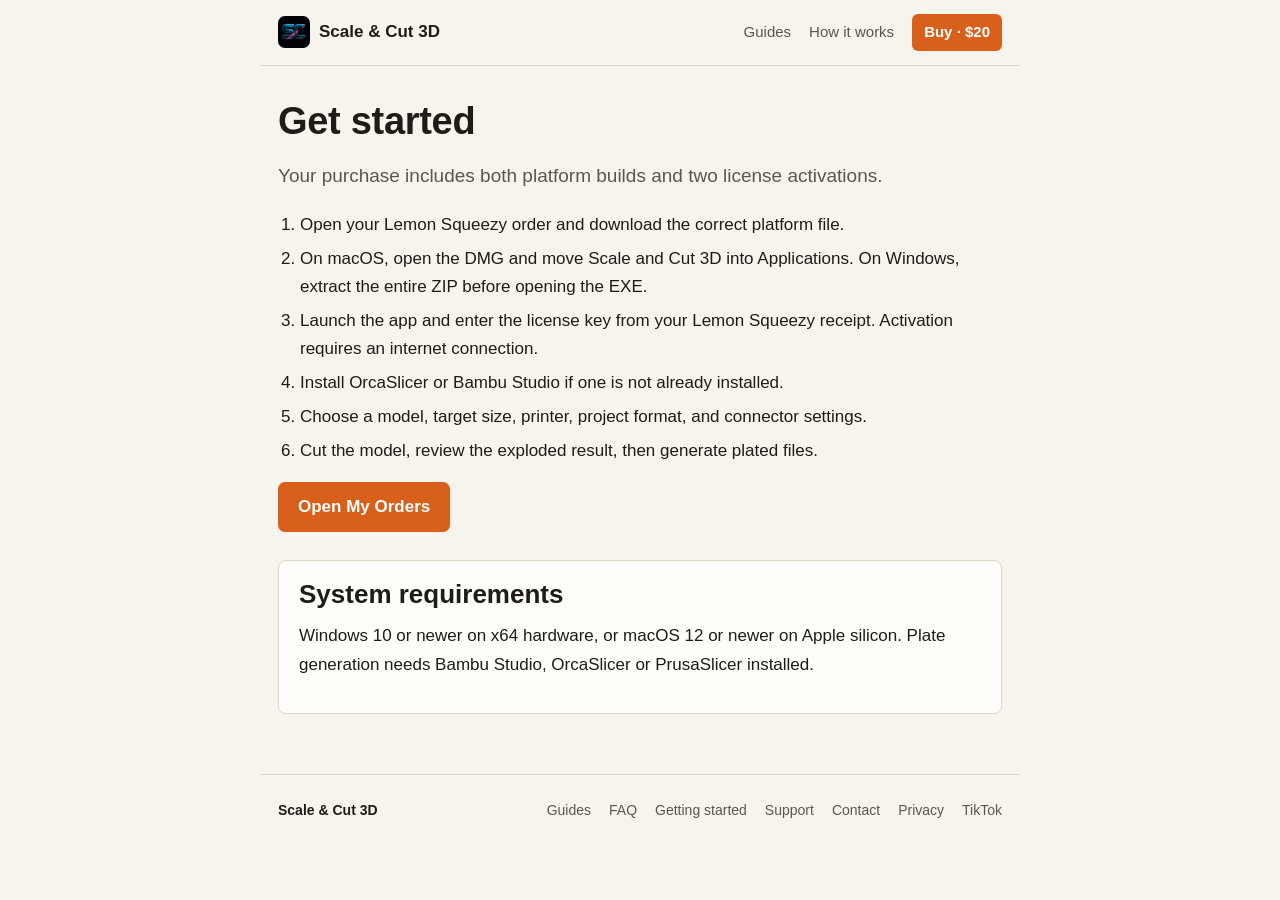
<file: get-started.html>
<!doctype html>
<html lang="en">
<head><meta charset="utf-8"><meta name="viewport" content="width=device-width,initial-scale=1"><title>Install Scale &amp; Cut 3D | Getting Started</title><meta name="description" content="Install, activate, and start cutting oversized 3D models with Scale &amp; Cut 3D on Windows or Mac."><meta name="robots" content="index,follow"><link rel="canonical" href="https://scaleandcut3d.com/get-started.html"><link rel="icon" type="image/png" href="/logo-96.png"><link rel="stylesheet" href="/site.css?v=5"></head>
<body>  <header class="top">
    <a class="name" href="/"><img src="/logo-96.png" width="32" height="32" alt=""><span class="name-text">Scale &amp; Cut 3D</span></a>
    <nav>
      <a class="wide-only" href="/guides/">Guides</a>
      <a class="wide-only" href="/#how-it-works">How it works</a>
      <a class="nav-buy" href="https://caneprints.lemonsqueezy.com/checkout/buy/68783033-7123-44ac-8ecc-c4909757244d" data-goatcounter-click="click: checkout (other page)" data-reddit="50% off · $10">Buy · $20</a>
    </nav>
  </header>
<main class="page">
  <h1>Get started</h1><p class="lead">Your purchase includes both platform builds and two license activations.</p>
  <ol class="steps"><li>Open your Lemon Squeezy order and download the correct platform file.</li><li>On macOS, open the DMG and move Scale and Cut 3D into Applications. On Windows, extract the entire ZIP before opening the EXE.</li><li>Launch the app and enter the license key from your Lemon Squeezy receipt. Activation requires an internet connection.</li><li>Install OrcaSlicer or Bambu Studio if one is not already installed.</li><li>Choose a model, target size, printer, project format, and connector settings.</li><li>Cut the model, review the exploded result, then generate plated files.</li></ol>
  <a class="button" href="https://app.lemonsqueezy.com/my-orders" target="_blank" rel="noopener">Open My Orders</a>
  <div class="panel"><h2>System requirements</h2><p>Windows 10 or newer on x64 hardware, or macOS 12 or newer on Apple silicon. Plate generation needs Bambu Studio, OrcaSlicer or PrusaSlicer installed.</p></div>
</main>
  <footer>
    <span>Scale &amp; Cut 3D</span>
    <a href="/guides/">Guides</a>
    <a href="/faq.html">FAQ</a>
    <a href="/get-started.html">Getting started</a>
    <a href="/support.html">Support</a>
    <a href="mailto:johnyprints@gmail.com?subject=Scale%20%26%20Cut%203D%20question">Contact</a>
    <a href="/privacy.html">Privacy</a>
    <a href="https://www.tiktok.com/@cane.prints" target="_blank" rel="noopener">TikTok</a>
  </footer>
  <script data-goatcounter="https://johnycaneprints.goatcounter.com/count" async src="//gc.zgo.at/count.js"></script>
<script src="/reddit-offer.js?v=7" defer></script>
</body></html>
</file>
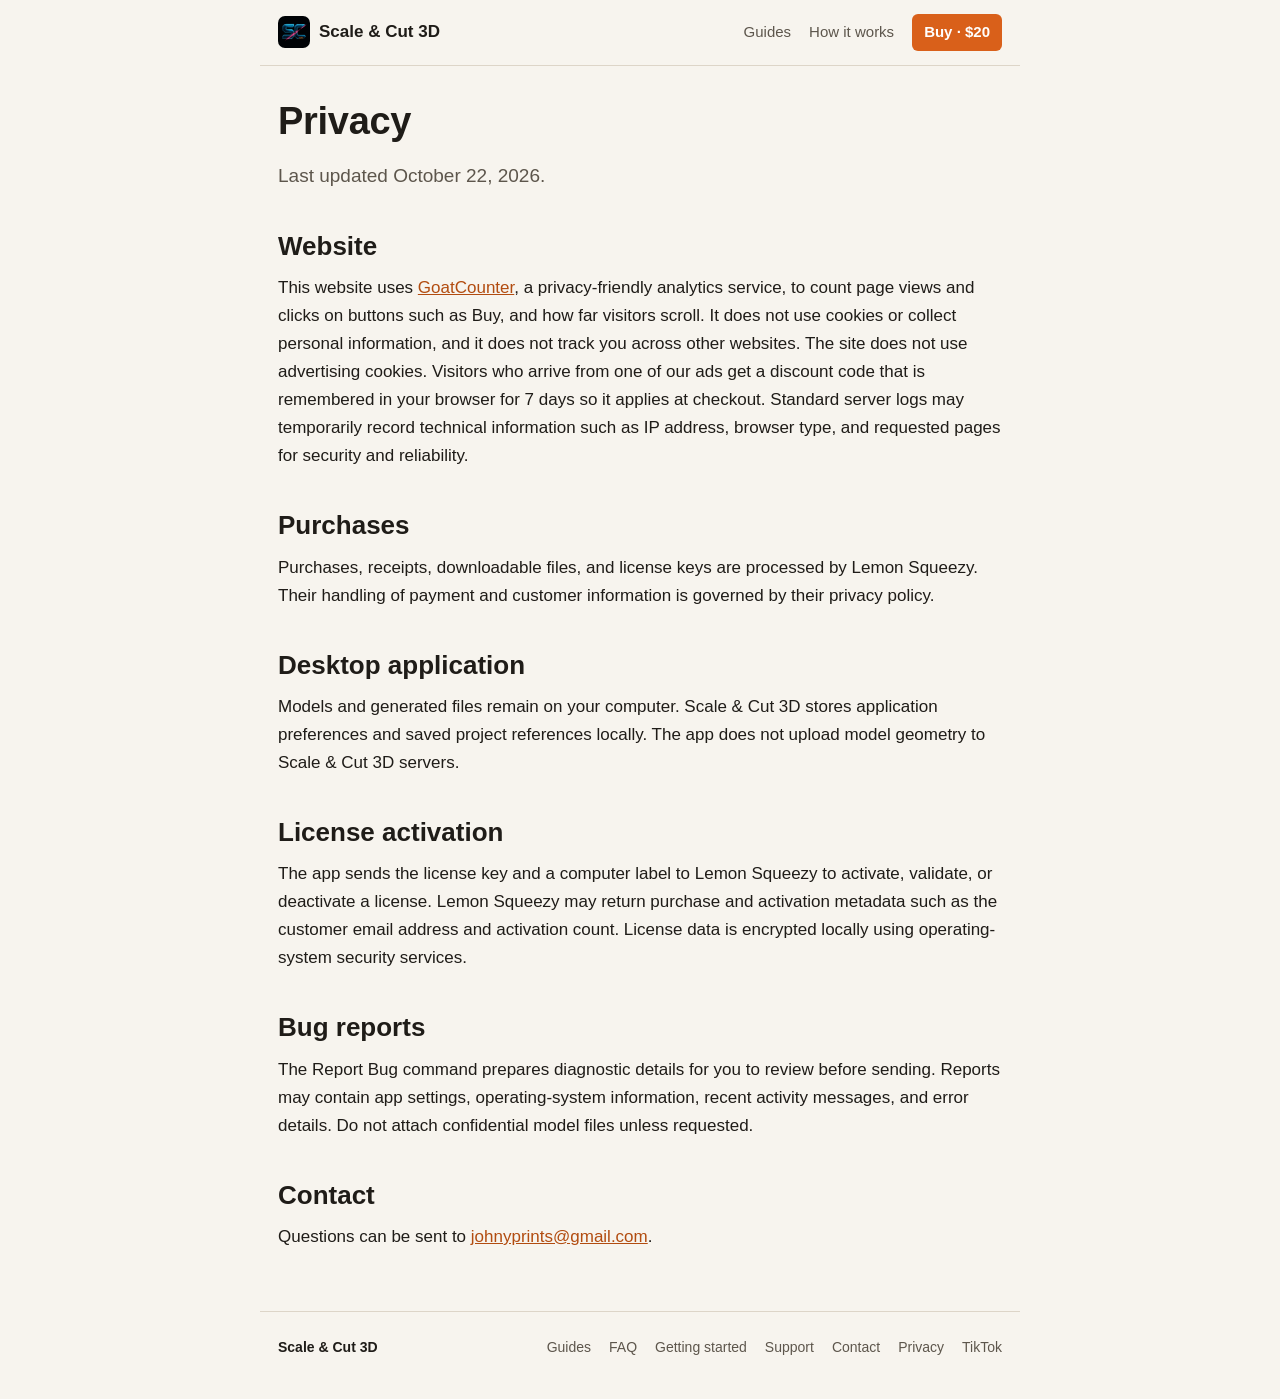
<file: privacy.html>
<!doctype html>
<html lang="en">
<head><meta charset="utf-8"><meta name="viewport" content="width=device-width,initial-scale=1"><title>Scale &amp; Cut 3D Privacy Policy</title><meta name="description" content="How the Scale &amp; Cut 3D website and desktop application handle model, purchase, license, and diagnostic information."><meta name="robots" content="index,follow"><link rel="canonical" href="https://scaleandcut3d.com/privacy.html"><link rel="icon" type="image/png" href="/logo-96.png"><link rel="stylesheet" href="/site.css?v=5"></head>
<body>  <header class="top">
    <a class="name" href="/"><img src="/logo-96.png" width="32" height="32" alt=""><span class="name-text">Scale &amp; Cut 3D</span></a>
    <nav>
      <a class="wide-only" href="/guides/">Guides</a>
      <a class="wide-only" href="/#how-it-works">How it works</a>
      <a class="nav-buy" href="https://caneprints.lemonsqueezy.com/checkout/buy/68783033-7123-44ac-8ecc-c4909757244d" data-goatcounter-click="click: checkout (other page)" data-reddit="50% off · $10">Buy · $20</a>
    </nav>
  </header>
<main class="page">
  <h1>Privacy</h1><p class="lead">Last updated October 22, 2026.</p>
  <h2>Website</h2><p>This website uses <a href="https://www.goatcounter.com/">GoatCounter</a>, a privacy-friendly analytics service, to count page views and clicks on buttons such as Buy, and how far visitors scroll. It does not use cookies or collect personal information, and it does not track you across other websites. The site does not use advertising cookies. Visitors who arrive from one of our ads get a discount code that is remembered in your browser for 7 days so it applies at checkout. Standard server logs may temporarily record technical information such as IP address, browser type, and requested pages for security and reliability.</p>
  <h2>Purchases</h2><p>Purchases, receipts, downloadable files, and license keys are processed by Lemon Squeezy. Their handling of payment and customer information is governed by their privacy policy.</p>
  <h2>Desktop application</h2><p>Models and generated files remain on your computer. Scale &amp; Cut 3D stores application preferences and saved project references locally. The app does not upload model geometry to Scale &amp; Cut 3D servers.</p>
  <h2>License activation</h2><p>The app sends the license key and a computer label to Lemon Squeezy to activate, validate, or deactivate a license. Lemon Squeezy may return purchase and activation metadata such as the customer email address and activation count. License data is encrypted locally using operating-system security services.</p>
  <h2>Bug reports</h2><p>The Report Bug command prepares diagnostic details for you to review before sending. Reports may contain app settings, operating-system information, recent activity messages, and error details. Do not attach confidential model files unless requested.</p>
  <h2>Contact</h2><p>Questions can be sent to <a href="mailto:johnyprints@gmail.com?subject=Scale%20and%20Cut%203D%20privacy">johnyprints@gmail.com</a>.</p>
</main>
  <footer>
    <span>Scale &amp; Cut 3D</span>
    <a href="/guides/">Guides</a>
    <a href="/faq.html">FAQ</a>
    <a href="/get-started.html">Getting started</a>
    <a href="/support.html">Support</a>
    <a href="mailto:johnyprints@gmail.com?subject=Scale%20%26%20Cut%203D%20question">Contact</a>
    <a href="/privacy.html">Privacy</a>
    <a href="https://www.tiktok.com/@cane.prints" target="_blank" rel="noopener">TikTok</a>
  </footer>
  <script data-goatcounter="https://johnycaneprints.goatcounter.com/count" async src="//gc.zgo.at/count.js"></script>
<script src="/reddit-offer.js?v=7" defer></script>
</body></html>
</file>
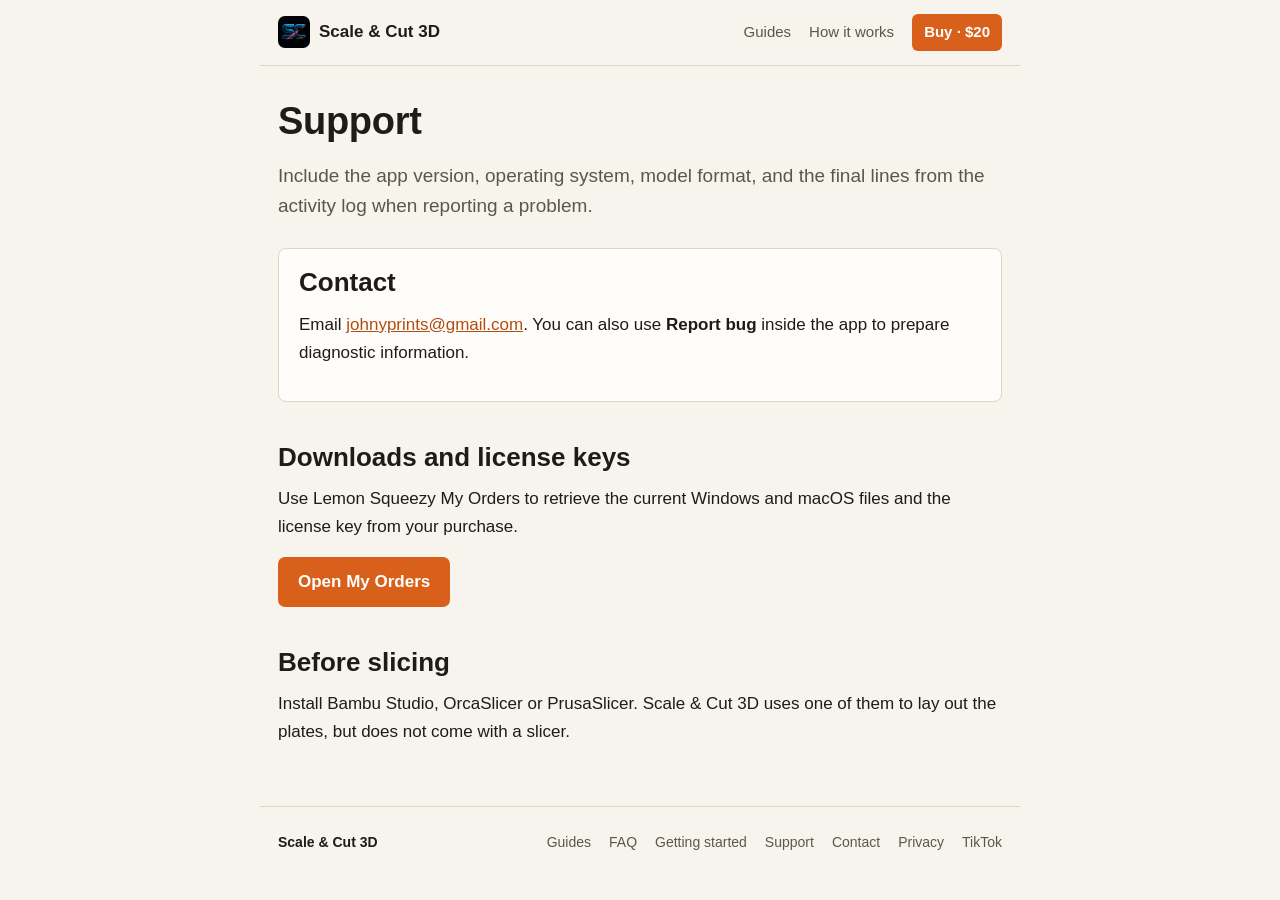
<file: support.html>
<!doctype html>
<html lang="en">
<head><meta charset="utf-8"><meta name="viewport" content="width=device-width,initial-scale=1"><title>Scale &amp; Cut 3D Support</title><meta name="description" content="Get installation, licensing, and model preparation support for Scale &amp; Cut 3D."><meta name="robots" content="index,follow"><link rel="canonical" href="https://scaleandcut3d.com/support.html"><link rel="icon" type="image/png" href="/logo-96.png"><link rel="stylesheet" href="/site.css?v=5"></head>
<body>  <header class="top">
    <a class="name" href="/"><img src="/logo-96.png" width="32" height="32" alt=""><span class="name-text">Scale &amp; Cut 3D</span></a>
    <nav>
      <a class="wide-only" href="/guides/">Guides</a>
      <a class="wide-only" href="/#how-it-works">How it works</a>
      <a class="nav-buy" href="https://caneprints.lemonsqueezy.com/checkout/buy/68783033-7123-44ac-8ecc-c4909757244d" data-goatcounter-click="click: checkout (other page)" data-reddit="50% off · $10">Buy · $20</a>
    </nav>
  </header>
<main class="page">
  <h1>Support</h1><p class="lead">Include the app version, operating system, model format, and the final lines from the activity log when reporting a problem.</p>
  <div class="panel"><h2>Contact</h2><p>Email <a href="mailto:johnyprints@gmail.com?subject=Scale%20and%20Cut%203D%20support">johnyprints@gmail.com</a>. You can also use <strong>Report bug</strong> inside the app to prepare diagnostic information.</p></div>
  <h2>Downloads and license keys</h2><p>Use Lemon Squeezy My Orders to retrieve the current Windows and macOS files and the license key from your purchase.</p><a class="button" href="https://app.lemonsqueezy.com/my-orders" target="_blank" rel="noopener">Open My Orders</a>
  <h2>Before slicing</h2><p>Install Bambu Studio, OrcaSlicer or PrusaSlicer. Scale &amp; Cut 3D uses one of them to lay out the plates, but does not come with a slicer.</p>
</main>
  <footer>
    <span>Scale &amp; Cut 3D</span>
    <a href="/guides/">Guides</a>
    <a href="/faq.html">FAQ</a>
    <a href="/get-started.html">Getting started</a>
    <a href="/support.html">Support</a>
    <a href="mailto:johnyprints@gmail.com?subject=Scale%20%26%20Cut%203D%20question">Contact</a>
    <a href="/privacy.html">Privacy</a>
    <a href="https://www.tiktok.com/@cane.prints" target="_blank" rel="noopener">TikTok</a>
  </footer>
  <script data-goatcounter="https://johnycaneprints.goatcounter.com/count" async src="//gc.zgo.at/count.js"></script>
<script src="/reddit-offer.js?v=7" defer></script>
</body></html>
</file>
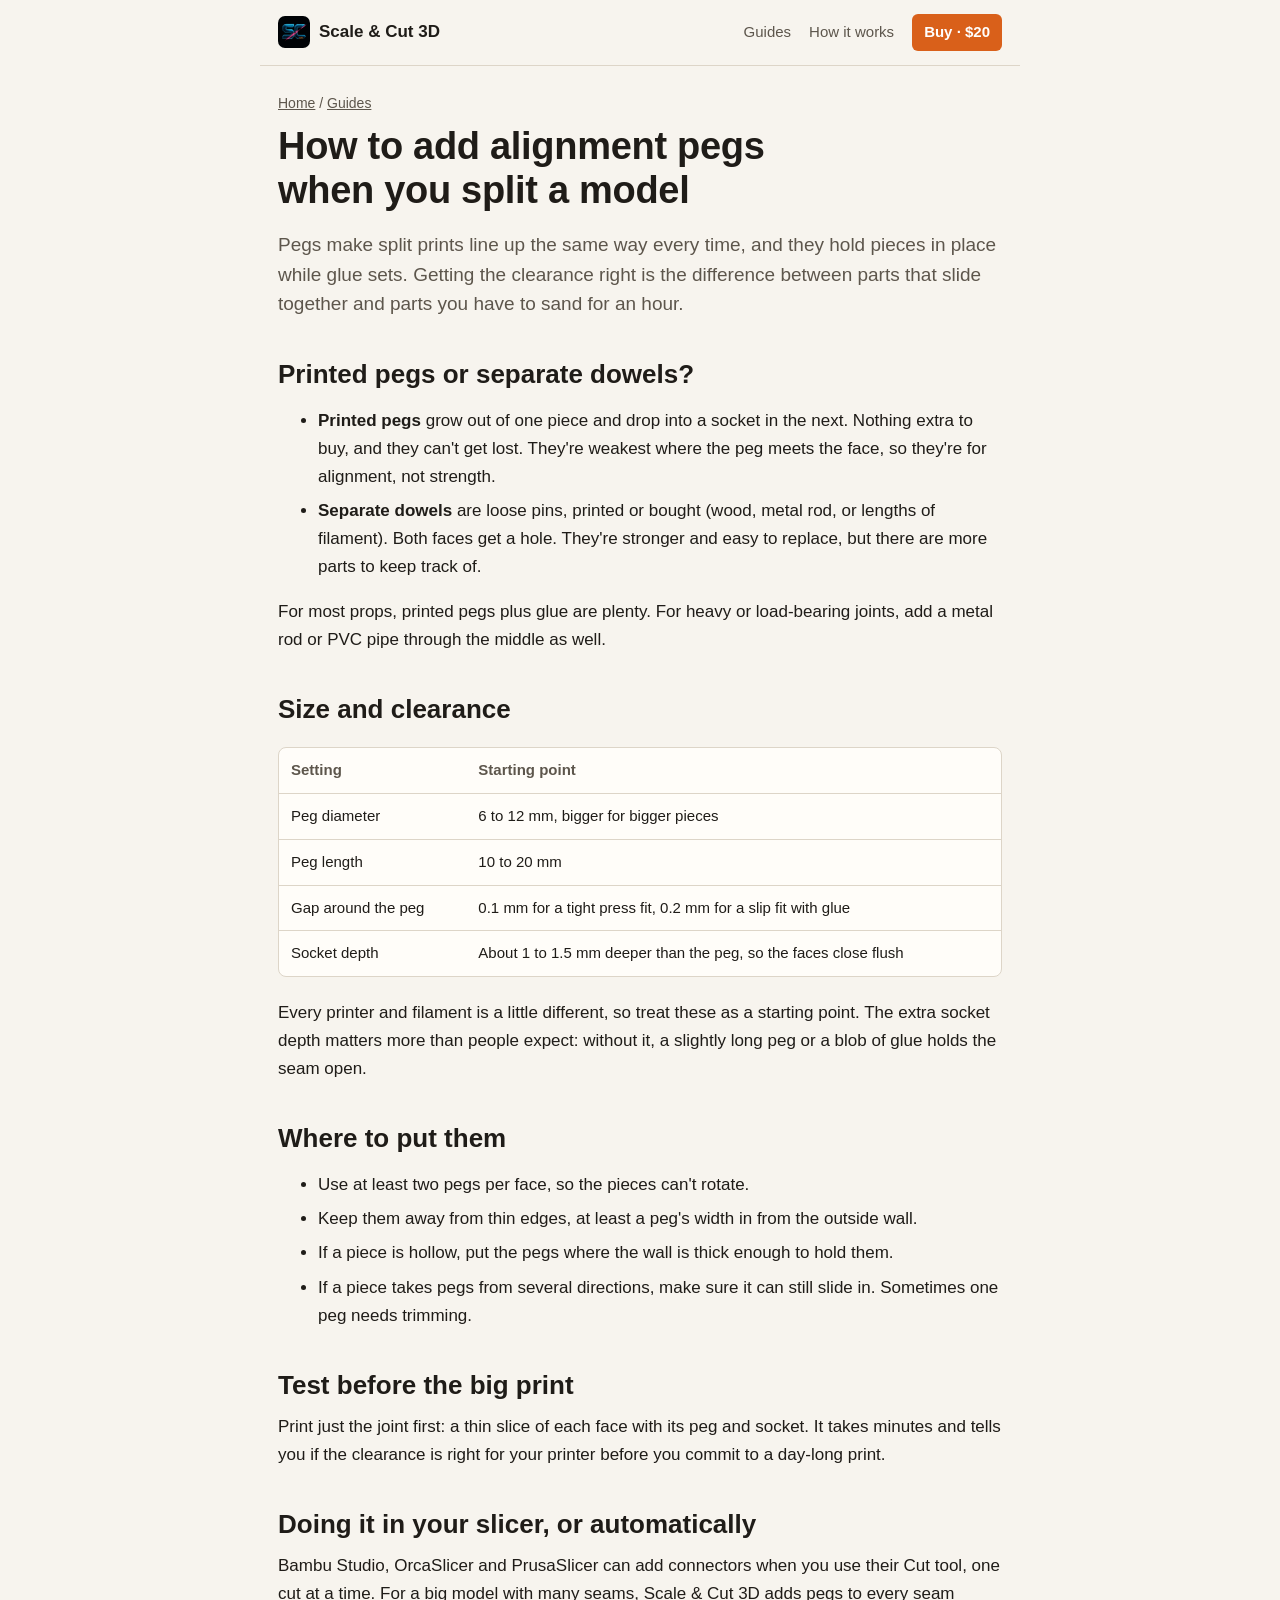
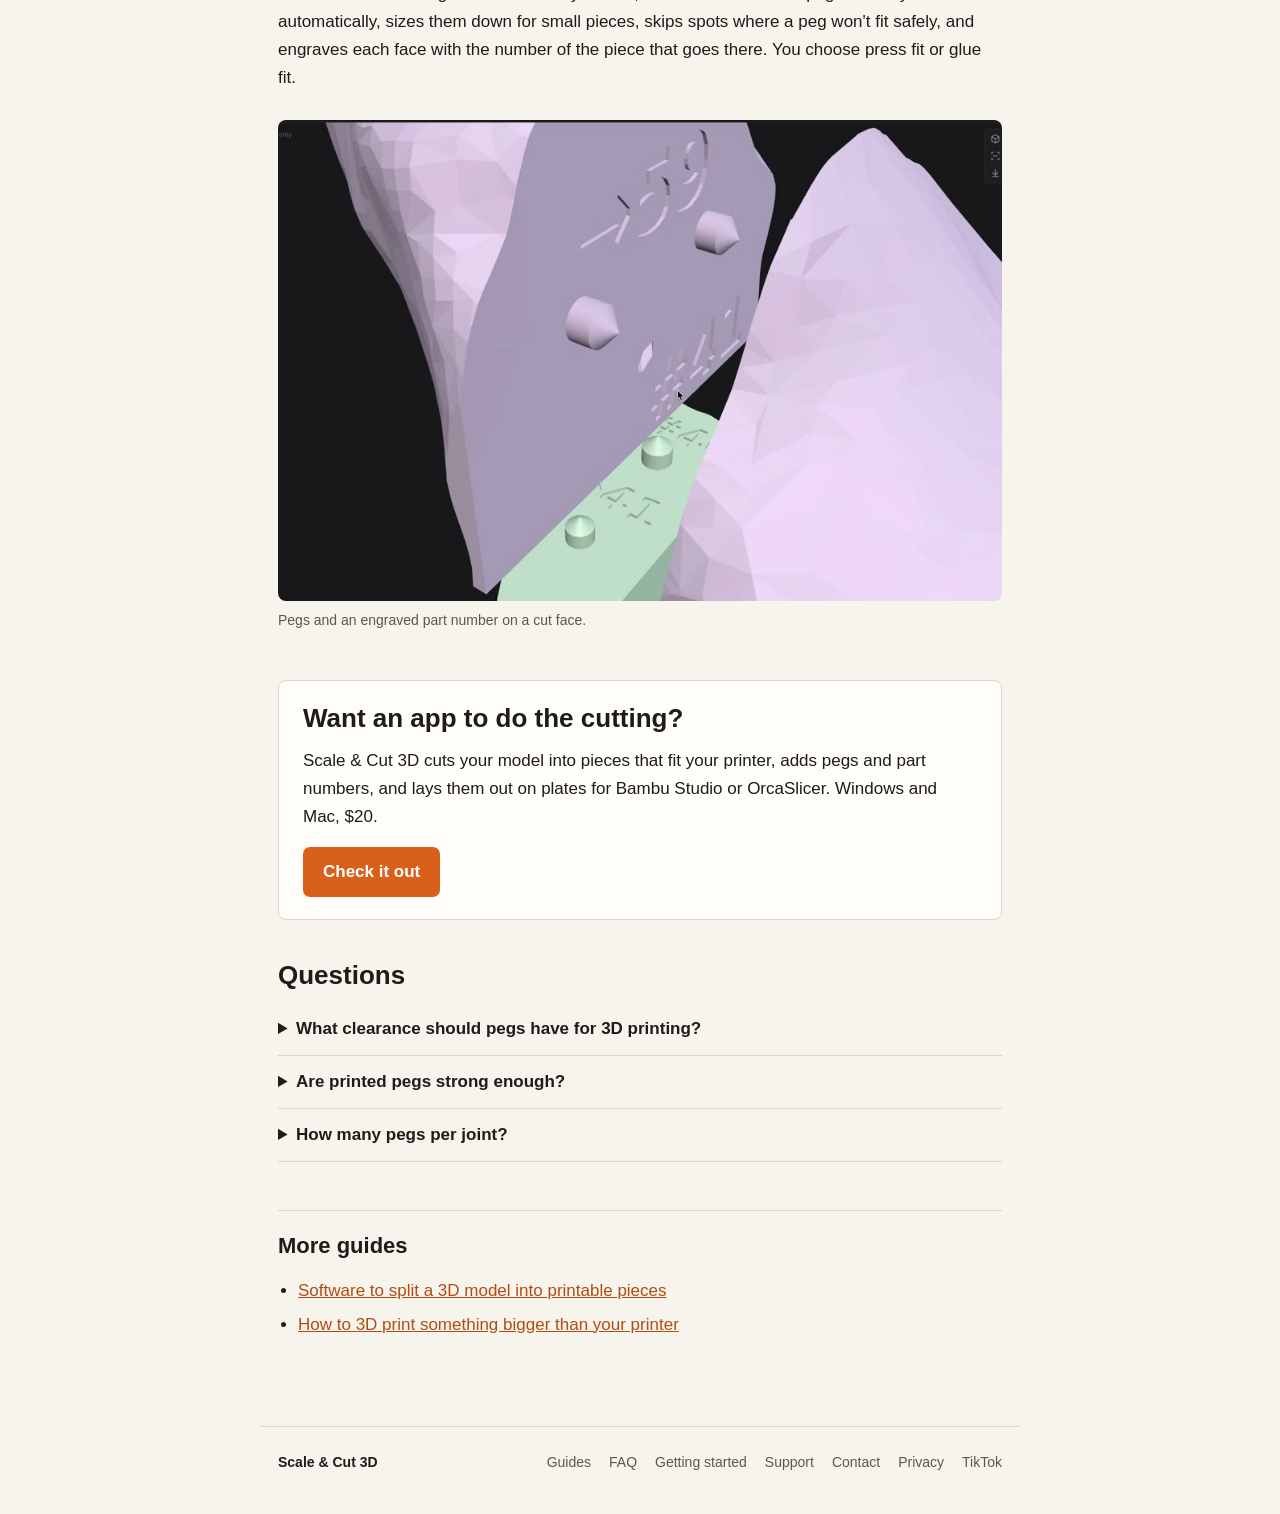
<file: guides/add-alignment-pegs.html>
<!doctype html>
<html lang="en">
<head>
  <meta charset="utf-8">
  <meta name="viewport" content="width=device-width, initial-scale=1">
  <title>How to Add Alignment Pegs When You Split a 3D Model | Scale &amp; Cut 3D</title>
  <meta name="description" content="Peg size, clearance, depth and placement for joining split 3D prints, printed pegs vs separate dowels, and how to test the fit before a long print.">
  <meta name="robots" content="index,follow,max-image-preview:large">
  <link rel="canonical" href="https://scaleandcut3d.com/guides/add-alignment-pegs.html">
  <link rel="icon" type="image/png" href="/logo-96.png">
  <link rel="stylesheet" href="/site.css?v=5">
  <meta property="og:type" content="article">
  <meta property="og:site_name" content="Scale &amp; Cut 3D">
  <meta property="og:title" content="How to Add Alignment Pegs When You Split a 3D Model | Scale &amp; Cut 3D">
  <meta property="og:description" content="Peg size, clearance, depth and placement for joining split 3D prints, printed pegs vs separate dowels, and how to test the fit before a long print.">
  <meta property="og:url" content="https://scaleandcut3d.com/guides/add-alignment-pegs.html">
  <meta property="og:image" content="https://scaleandcut3d.com/media/app-pegs.jpg">
  <meta name="twitter:card" content="summary_large_image">
  <script type="application/ld+json">
{
  "@context": "https://schema.org",
  "@graph": [
    {
      "@type": "Article",
      "headline": "How to add alignment pegs when you split a model",
      "description": "Peg size, clearance, depth and placement for joining split 3D prints, printed pegs vs separate dowels, and how to test the fit before a long print.",
      "image": "https://scaleandcut3d.com/media/app-pegs.jpg",
      "datePublished": "2026-10-26",
      "dateModified": "2026-10-26",
      "author": {
        "@type": "Organization",
        "name": "Scale & Cut 3D",
        "url": "https://scaleandcut3d.com/"
      },
      "publisher": {
        "@type": "Organization",
        "name": "Scale & Cut 3D",
        "logo": {
          "@type": "ImageObject",
          "url": "https://scaleandcut3d.com/sclice-logo.png"
        }
      },
      "mainEntityOfPage": "https://scaleandcut3d.com/guides/add-alignment-pegs.html"
    },
    {
      "@type": "FAQPage",
      "mainEntity": [
        {
          "@type": "Question",
          "name": "What clearance should pegs have for 3D printing?",
          "acceptedAnswer": {
            "@type": "Answer",
            "text": "Start with about 0.1 mm around the peg for a tight press fit, or 0.2 mm for a slip fit you glue. Make the socket 1 to 1.5 mm deeper than the peg so the faces close flush."
          }
        },
        {
          "@type": "Question",
          "name": "Are printed pegs strong enough?",
          "acceptedAnswer": {
            "@type": "Answer",
            "text": "For alignment and glued props, yes. For heavy or load-bearing joints, add a metal rod, threaded rod or PVC pipe through the pieces as well."
          }
        },
        {
          "@type": "Question",
          "name": "How many pegs per joint?",
          "acceptedAnswer": {
            "@type": "Answer",
            "text": "At least two per face, so the pieces can't rotate. Larger faces can take more."
          }
        }
      ]
    },
    {
      "@type": "BreadcrumbList",
      "itemListElement": [
        {
          "@type": "ListItem",
          "position": 1,
          "name": "Home",
          "item": "https://scaleandcut3d.com/"
        },
        {
          "@type": "ListItem",
          "position": 2,
          "name": "Guides",
          "item": "https://scaleandcut3d.com/guides/"
        },
        {
          "@type": "ListItem",
          "position": 3,
          "name": "How to add alignment pegs when you split a model",
          "item": "https://scaleandcut3d.com/guides/add-alignment-pegs.html"
        }
      ]
    }
  ]
}
  </script>
</head>
<body>
  <header class="top">
    <a class="name" href="/"><img src="/logo-96.png" width="32" height="32" alt=""><span class="name-text">Scale &amp; Cut 3D</span></a>
    <nav>
      <a class="wide-only" href="/guides/">Guides</a>
      <a class="wide-only" href="/#how-it-works">How it works</a>
      <a class="nav-buy" href="https://caneprints.lemonsqueezy.com/checkout/buy/68783033-7123-44ac-8ecc-c4909757244d" data-goatcounter-click="click: checkout (guide)" data-reddit="50% off · $10">Buy · $20</a>
    </nav>
  </header>

  <main class="article">
    <p class="crumbs"><a href="/">Home</a> / <a href="/guides/">Guides</a></p>
    <h1>How to add alignment pegs when you split a model</h1>
    <p class="lead">Pegs make split prints line up the same way every time, and they hold pieces in place while glue sets. Getting the clearance right is the difference between parts that slide together and parts you have to sand for an hour.</p>

    <h2>Printed pegs or separate dowels?</h2>
    <ul>
      <li><strong>Printed pegs</strong> grow out of one piece and drop into a socket in the next. Nothing extra to buy, and they can't get lost. They're weakest where the peg meets the face, so they're for alignment, not strength.</li>
      <li><strong>Separate dowels</strong> are loose pins, printed or bought (wood, metal rod, or lengths of filament). Both faces get a hole. They're stronger and easy to replace, but there are more parts to keep track of.</li>
    </ul>
    <p>For most props, printed pegs plus glue are plenty. For heavy or load-bearing joints, add a metal rod or PVC pipe through the middle as well.</p>

    <h2>Size and clearance</h2>
    <div class="table-wrap">
      <table>
        <thead><tr><th scope="col">Setting</th><th scope="col">Starting point</th></tr></thead>
        <tbody>
          <tr><td>Peg diameter</td><td>6 to 12 mm, bigger for bigger pieces</td></tr>
          <tr><td>Peg length</td><td>10 to 20 mm</td></tr>
          <tr><td>Gap around the peg</td><td>0.1 mm for a tight press fit, 0.2 mm for a slip fit with glue</td></tr>
          <tr><td>Socket depth</td><td>About 1 to 1.5 mm deeper than the peg, so the faces close flush</td></tr>
        </tbody>
      </table>
    </div>
    <p>Every printer and filament is a little different, so treat these as a starting point. The extra socket depth matters more than people expect: without it, a slightly long peg or a blob of glue holds the seam open.</p>

    <h2>Where to put them</h2>
    <ul>
      <li>Use at least two pegs per face, so the pieces can't rotate.</li>
      <li>Keep them away from thin edges, at least a peg's width in from the outside wall.</li>
      <li>If a piece is hollow, put the pegs where the wall is thick enough to hold them.</li>
      <li>If a piece takes pegs from several directions, make sure it can still slide in. Sometimes one peg needs trimming.</li>
    </ul>

    <h2>Test before the big print</h2>
    <p>Print just the joint first: a thin slice of each face with its peg and socket. It takes minutes and tells you if the clearance is right for your printer before you commit to a day-long print.</p>

    <h2>Doing it in your slicer, or automatically</h2>
    <p>Bambu Studio, OrcaSlicer and PrusaSlicer can add connectors when you use their Cut tool, one cut at a time. For a big model with many seams, Scale &amp; Cut 3D adds pegs to every seam automatically, sizes them down for small pieces, skips spots where a peg won't fit safely, and engraves each face with the number of the piece that goes there. You choose press fit or glue fit.</p>
    <figure class="figure">
      <img src="/media/app-pegs.jpg" width="900" height="628" loading="lazy" alt="Cut faces with alignment pegs and an engraved part number">
      <figcaption>Pegs and an engraved part number on a cut face.</figcaption>
    </figure>

    <section class="cta" aria-labelledby="cta-title">
      <h2 id="cta-title">Want an app to do the cutting?</h2>
      <p>Scale &amp; Cut 3D cuts your model into pieces that fit your printer, adds pegs and part numbers, and lays them out on plates for Bambu Studio or OrcaSlicer. Windows and Mac, $20.</p>
      <a class="button" href="/" data-goatcounter-click="guide: see pricing">Check it out</a>
    </section>

    <section class="faq" aria-labelledby="faq-title">
      <h2 id="faq-title">Questions</h2>
      <details><summary>What clearance should pegs have for 3D printing?</summary><p>Start with about 0.1 mm around the peg for a tight press fit, or 0.2 mm for a slip fit you glue. Make the socket 1 to 1.5 mm deeper than the peg so the faces close flush.</p></details>
      <details><summary>Are printed pegs strong enough?</summary><p>For alignment and glued props, yes. For heavy or load-bearing joints, add a metal rod, threaded rod or PVC pipe through the pieces as well.</p></details>
      <details><summary>How many pegs per joint?</summary><p>At least two per face, so the pieces can't rotate. Larger faces can take more.</p></details>
    </section>

    <aside class="related">
      <h2>More guides</h2>
      <ul>
        <li><a href="/guides/software-to-split-3d-models.html">Software to split a 3D model into printable pieces</a></li>
        <li><a href="/guides/print-bigger-than-your-printer.html">How to 3D print something bigger than your printer</a></li>
      </ul>
    </aside>
  </main>
  <footer>
    <span>Scale &amp; Cut 3D</span>
    <a href="/guides/">Guides</a>
    <a href="/faq.html">FAQ</a>
    <a href="/get-started.html">Getting started</a>
    <a href="/support.html">Support</a>
    <a href="mailto:johnyprints@gmail.com?subject=Scale%20%26%20Cut%203D%20question">Contact</a>
    <a href="/privacy.html">Privacy</a>
    <a href="https://www.tiktok.com/@cane.prints" target="_blank" rel="noopener">TikTok</a>
  </footer>
  <script src="/reddit-offer.js?v=7" defer></script>
  <script data-goatcounter="https://johnycaneprints.goatcounter.com/count" async src="//gc.zgo.at/count.js"></script>
</body>
</html>
</file>
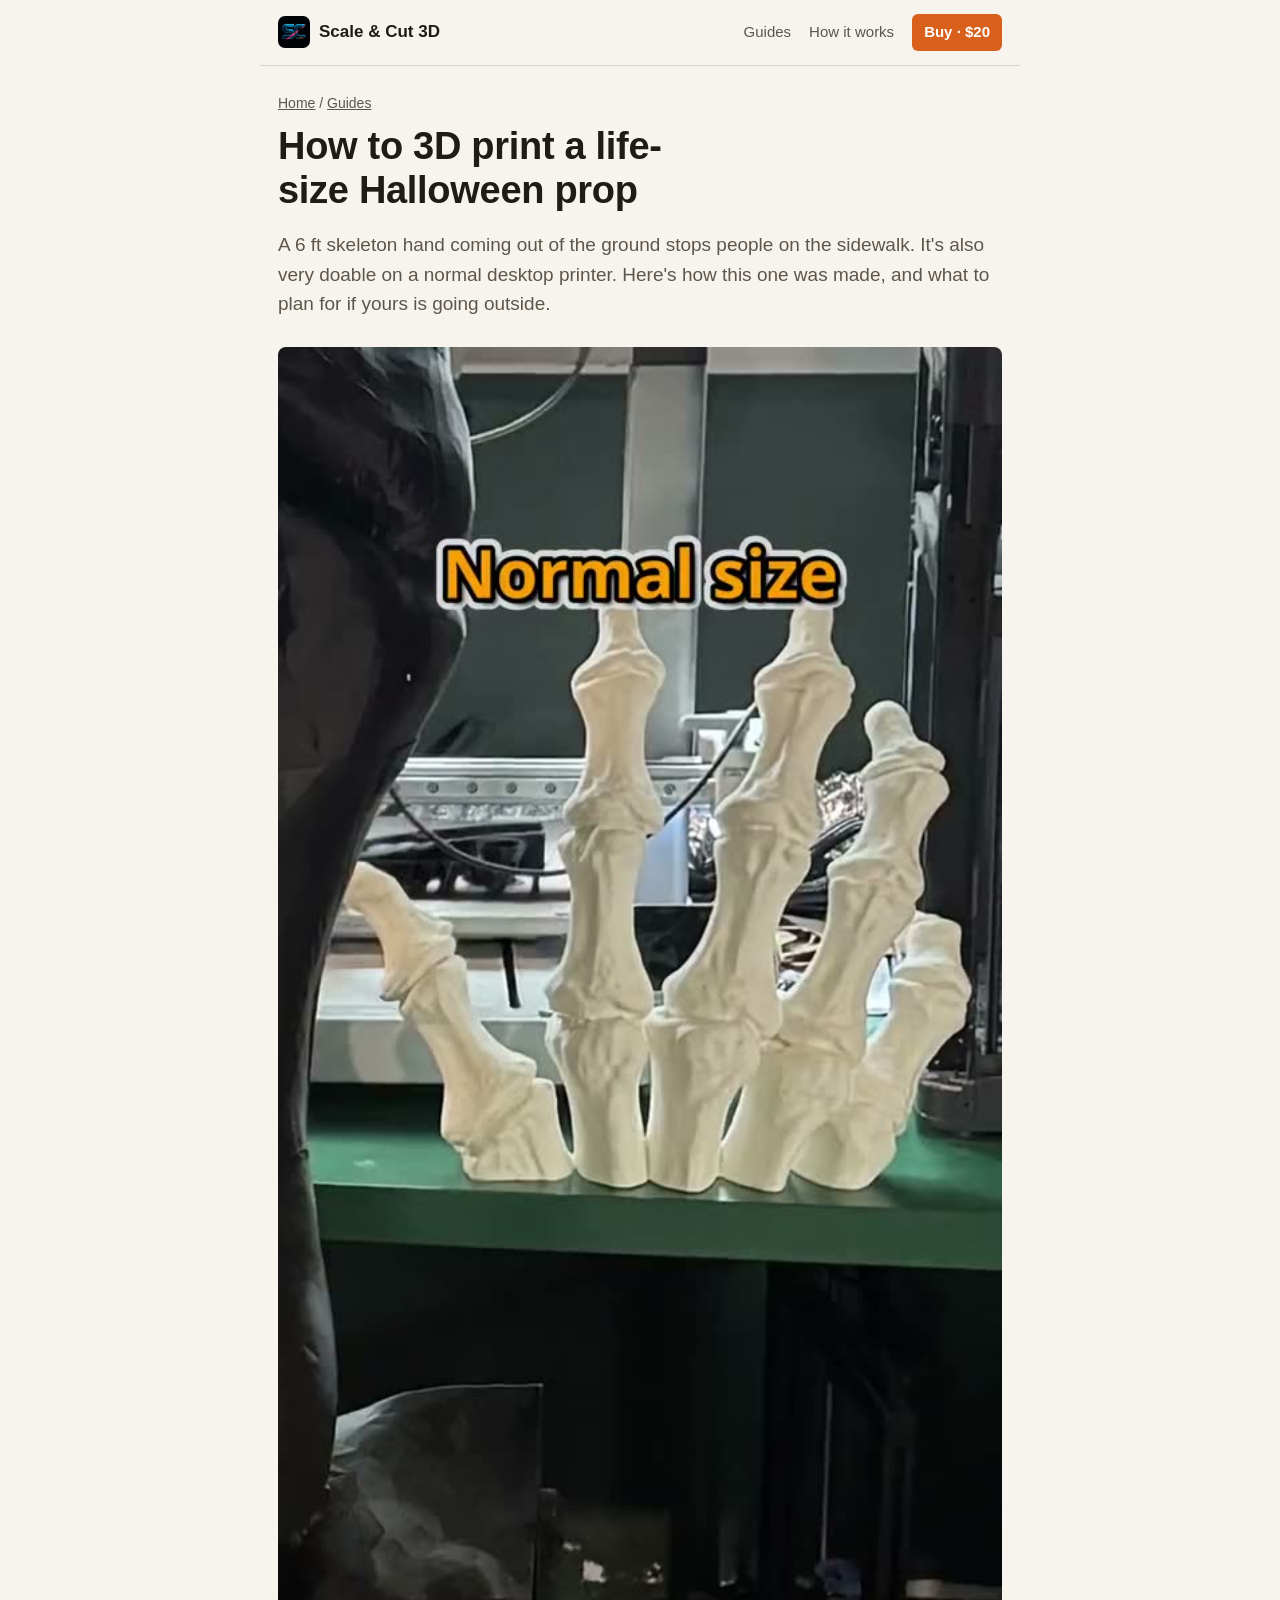
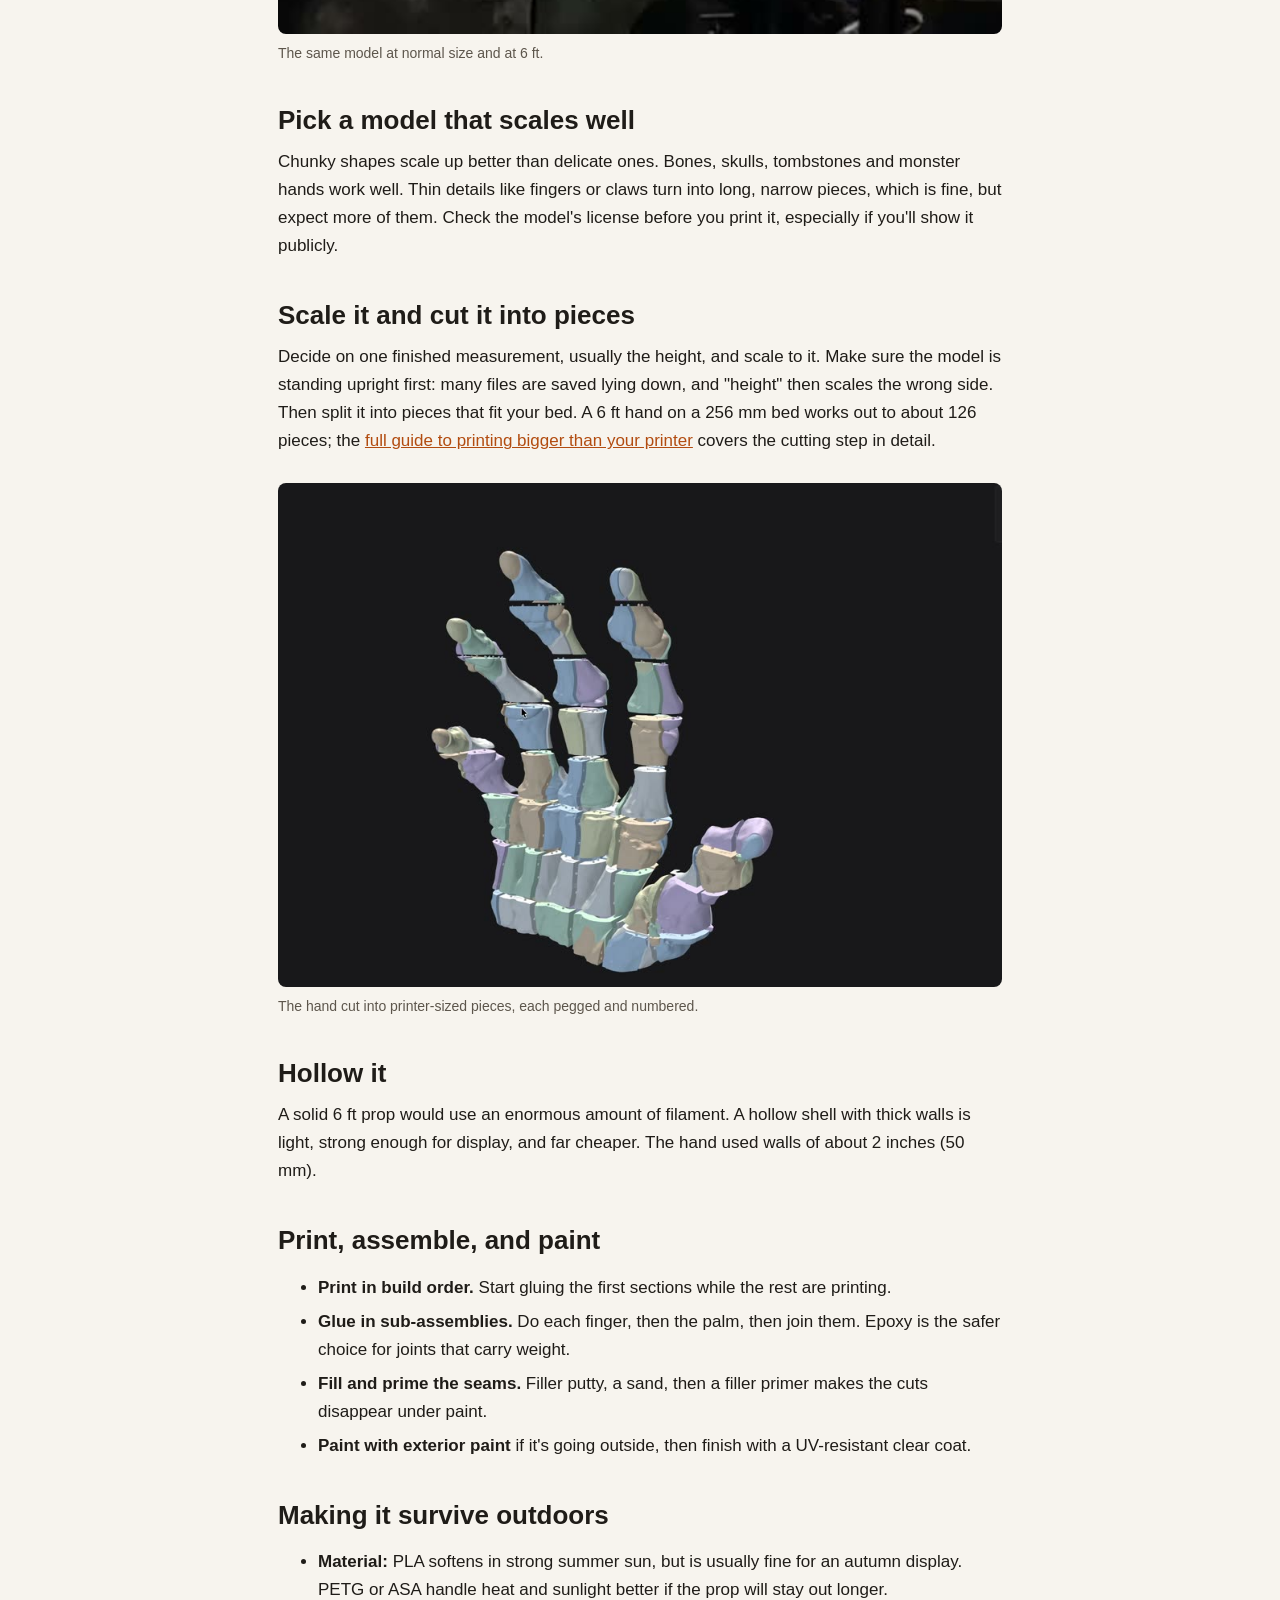
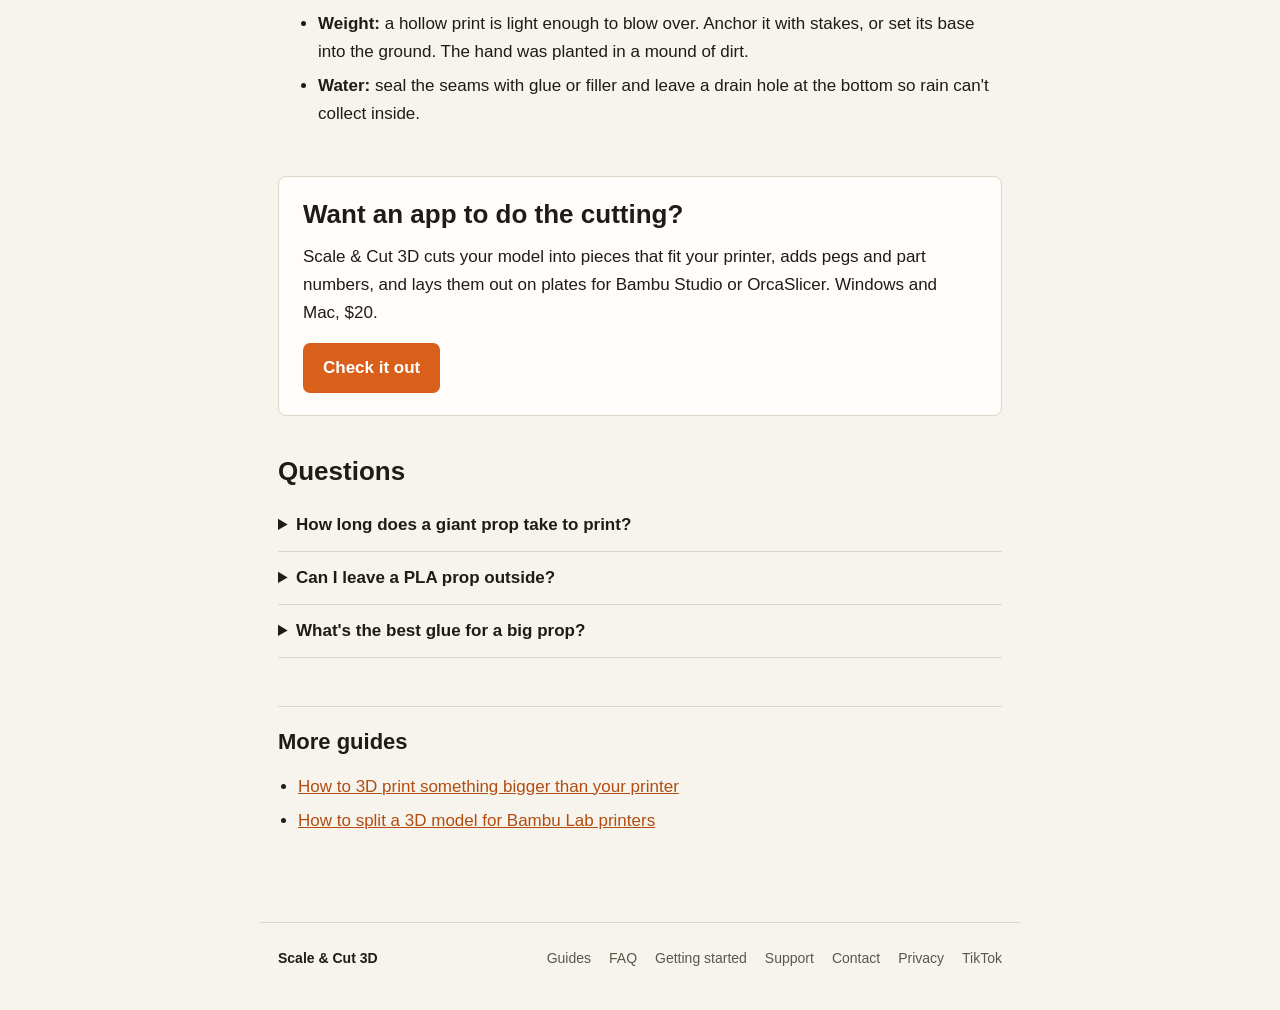
<file: guides/life-size-halloween-prop.html>
<!doctype html>
<html lang="en">
<head>
  <meta charset="utf-8">
  <meta name="viewport" content="width=device-width, initial-scale=1">
  <title>How to 3D Print a Life-Size Halloween Prop | Scale &amp; Cut 3D</title>
  <meta name="description" content="Print a giant Halloween prop on a regular 3D printer: choosing a model, scaling, cutting into pieces, hollowing, assembly, painting and making it survive outdoors.">
  <meta name="robots" content="index,follow,max-image-preview:large">
  <link rel="canonical" href="https://scaleandcut3d.com/guides/life-size-halloween-prop.html">
  <link rel="icon" type="image/png" href="/logo-96.png">
  <link rel="stylesheet" href="/site.css?v=5">
  <meta property="og:type" content="article">
  <meta property="og:site_name" content="Scale &amp; Cut 3D">
  <meta property="og:title" content="How to 3D Print a Life-Size Halloween Prop | Scale &amp; Cut 3D">
  <meta property="og:description" content="Print a giant Halloween prop on a regular 3D printer: choosing a model, scaling, cutting into pieces, hollowing, assembly, painting and making it survive outdoors.">
  <meta property="og:url" content="https://scaleandcut3d.com/guides/life-size-halloween-prop.html">
  <meta property="og:image" content="https://scaleandcut3d.com/media/hand-yard.jpg">
  <meta name="twitter:card" content="summary_large_image">
  <script type="application/ld+json">
{
  "@context": "https://schema.org",
  "@graph": [
    {
      "@type": "Article",
      "headline": "How to 3D print a life-size Halloween prop",
      "description": "Print a giant Halloween prop on a regular 3D printer: choosing a model, scaling, cutting into pieces, hollowing, assembly, painting and making it survive outdoors.",
      "image": "https://scaleandcut3d.com/media/hand-yard.jpg",
      "datePublished": "2026-10-26",
      "dateModified": "2026-10-26",
      "author": {
        "@type": "Organization",
        "name": "Scale & Cut 3D",
        "url": "https://scaleandcut3d.com/"
      },
      "publisher": {
        "@type": "Organization",
        "name": "Scale & Cut 3D",
        "logo": {
          "@type": "ImageObject",
          "url": "https://scaleandcut3d.com/sclice-logo.png"
        }
      },
      "mainEntityOfPage": "https://scaleandcut3d.com/guides/life-size-halloween-prop.html"
    },
    {
      "@type": "FAQPage",
      "mainEntity": [
        {
          "@type": "Question",
          "name": "How long does a giant prop take to print?",
          "acceptedAnswer": {
            "@type": "Answer",
            "text": "It depends on the model, size and printer, and it's usually measured in days of printer time. Hollowing it and running more than one printer shortens that a lot."
          }
        },
        {
          "@type": "Question",
          "name": "Can I leave a PLA prop outside?",
          "acceptedAnswer": {
            "@type": "Answer",
            "text": "For a few weeks in autumn, usually yes, especially once it's painted and clear-coated. In hot sun PLA can soften and warp, so use PETG or ASA for props that stay out in summer."
          }
        },
        {
          "@type": "Question",
          "name": "What's the best glue for a big prop?",
          "acceptedAnswer": {
            "@type": "Answer",
            "text": "Two-part epoxy for structural joints, and super glue (CA) to tack small pieces in place while the epoxy sets."
          }
        }
      ]
    },
    {
      "@type": "BreadcrumbList",
      "itemListElement": [
        {
          "@type": "ListItem",
          "position": 1,
          "name": "Home",
          "item": "https://scaleandcut3d.com/"
        },
        {
          "@type": "ListItem",
          "position": 2,
          "name": "Guides",
          "item": "https://scaleandcut3d.com/guides/"
        },
        {
          "@type": "ListItem",
          "position": 3,
          "name": "How to 3D print a life-size Halloween prop",
          "item": "https://scaleandcut3d.com/guides/life-size-halloween-prop.html"
        }
      ]
    }
  ]
}
  </script>
</head>
<body>
  <header class="top">
    <a class="name" href="/"><img src="/logo-96.png" width="32" height="32" alt=""><span class="name-text">Scale &amp; Cut 3D</span></a>
    <nav>
      <a class="wide-only" href="/guides/">Guides</a>
      <a class="wide-only" href="/#how-it-works">How it works</a>
      <a class="nav-buy" href="https://caneprints.lemonsqueezy.com/checkout/buy/68783033-7123-44ac-8ecc-c4909757244d" data-goatcounter-click="click: checkout (guide)" data-reddit="50% off · $10">Buy · $20</a>
    </nav>
  </header>

  <main class="article">
    <p class="crumbs"><a href="/">Home</a> / <a href="/guides/">Guides</a></p>
    <h1>How to 3D print a life-size Halloween prop</h1>
    <p class="lead">A 6 ft skeleton hand coming out of the ground stops people on the sidewalk. It's also very doable on a normal desktop printer. Here's how this one was made, and what to plan for if yours is going outside.</p>

    <figure class="figure">
      <video autoplay muted loop playsinline preload="metadata" poster="/media/size-zoom.jpg" aria-label="The normal-size printed hand, then the giant version">
        <source src="/media/size-zoom.mp4" type="video/mp4">
      </video>
      <figcaption>The same model at normal size and at 6 ft.</figcaption>
    </figure>

    <h2>Pick a model that scales well</h2>
    <p>Chunky shapes scale up better than delicate ones. Bones, skulls, tombstones and monster hands work well. Thin details like fingers or claws turn into long, narrow pieces, which is fine, but expect more of them. Check the model's license before you print it, especially if you'll show it publicly.</p>

    <h2>Scale it and cut it into pieces</h2>
    <p>Decide on one finished measurement, usually the height, and scale to it. Make sure the model is standing upright first: many files are saved lying down, and "height" then scales the wrong side. Then split it into pieces that fit your bed. A 6 ft hand on a 256 mm bed works out to about 126 pieces; the <a href="/guides/print-bigger-than-your-printer.html">full guide to printing bigger than your printer</a> covers the cutting step in detail.</p>
    <figure class="figure">
      <img src="/media/app-exploded.jpg" width="900" height="628" loading="lazy" alt="Exploded view of the skeleton hand cut into pieces">
      <figcaption>The hand cut into printer-sized pieces, each pegged and numbered.</figcaption>
    </figure>

    <h2>Hollow it</h2>
    <p>A solid 6 ft prop would use an enormous amount of filament. A hollow shell with thick walls is light, strong enough for display, and far cheaper. The hand used walls of about 2 inches (50 mm).</p>

    <h2>Print, assemble, and paint</h2>
    <ul>
      <li><strong>Print in build order.</strong> Start gluing the first sections while the rest are printing.</li>
      <li><strong>Glue in sub-assemblies.</strong> Do each finger, then the palm, then join them. Epoxy is the safer choice for joints that carry weight.</li>
      <li><strong>Fill and prime the seams.</strong> Filler putty, a sand, then a filler primer makes the cuts disappear under paint.</li>
      <li><strong>Paint with exterior paint</strong> if it's going outside, then finish with a UV-resistant clear coat.</li>
    </ul>

    <h2>Making it survive outdoors</h2>
    <ul>
      <li><strong>Material:</strong> PLA softens in strong summer sun, but is usually fine for an autumn display. PETG or ASA handle heat and sunlight better if the prop will stay out longer.</li>
      <li><strong>Weight:</strong> a hollow print is light enough to blow over. Anchor it with stakes, or set its base into the ground. The hand was planted in a mound of dirt.</li>
      <li><strong>Water:</strong> seal the seams with glue or filler and leave a drain hole at the bottom so rain can't collect inside.</li>
    </ul>

    <section class="cta" aria-labelledby="cta-title">
      <h2 id="cta-title">Want an app to do the cutting?</h2>
      <p>Scale &amp; Cut 3D cuts your model into pieces that fit your printer, adds pegs and part numbers, and lays them out on plates for Bambu Studio or OrcaSlicer. Windows and Mac, $20.</p>
      <a class="button" href="/" data-goatcounter-click="guide: see pricing">Check it out</a>
    </section>

    <section class="faq" aria-labelledby="faq-title">
      <h2 id="faq-title">Questions</h2>
      <details><summary>How long does a giant prop take to print?</summary><p>It depends on the model, size and printer, and it's usually measured in days of printer time. Hollowing it and running more than one printer shortens that a lot.</p></details>
      <details><summary>Can I leave a PLA prop outside?</summary><p>For a few weeks in autumn, usually yes, especially once it's painted and clear-coated. In hot sun PLA can soften and warp, so use PETG or ASA for props that stay out in summer.</p></details>
      <details><summary>What's the best glue for a big prop?</summary><p>Two-part epoxy for structural joints, and super glue (CA) to tack small pieces in place while the epoxy sets.</p></details>
    </section>

    <aside class="related">
      <h2>More guides</h2>
      <ul>
        <li><a href="/guides/print-bigger-than-your-printer.html">How to 3D print something bigger than your printer</a></li>
        <li><a href="/guides/split-a-model-for-bambu-lab.html">How to split a 3D model for Bambu Lab printers</a></li>
      </ul>
    </aside>
  </main>
  <footer>
    <span>Scale &amp; Cut 3D</span>
    <a href="/guides/">Guides</a>
    <a href="/faq.html">FAQ</a>
    <a href="/get-started.html">Getting started</a>
    <a href="/support.html">Support</a>
    <a href="mailto:johnyprints@gmail.com?subject=Scale%20%26%20Cut%203D%20question">Contact</a>
    <a href="/privacy.html">Privacy</a>
    <a href="https://www.tiktok.com/@cane.prints" target="_blank" rel="noopener">TikTok</a>
  </footer>
  <script src="/reddit-offer.js?v=7" defer></script>
  <script data-goatcounter="https://johnycaneprints.goatcounter.com/count" async src="//gc.zgo.at/count.js"></script>
</body>
</html>
</file>
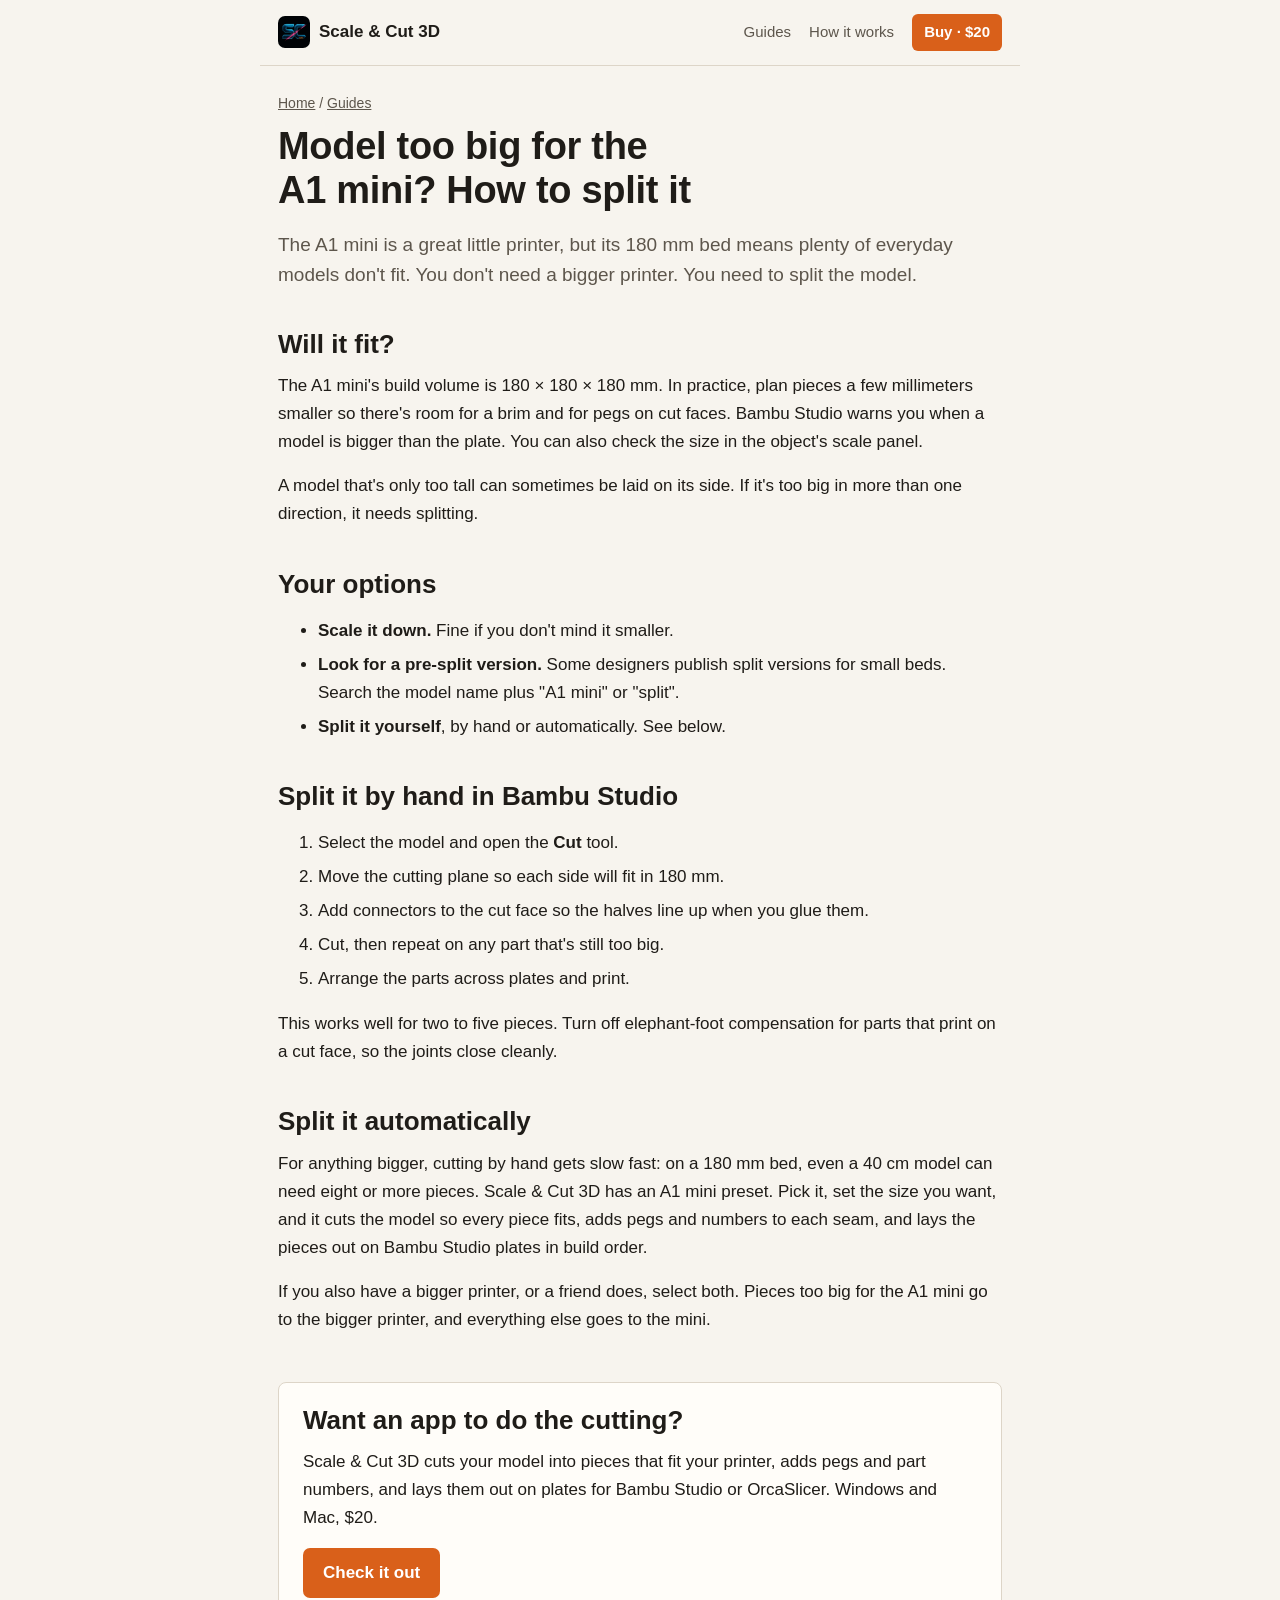
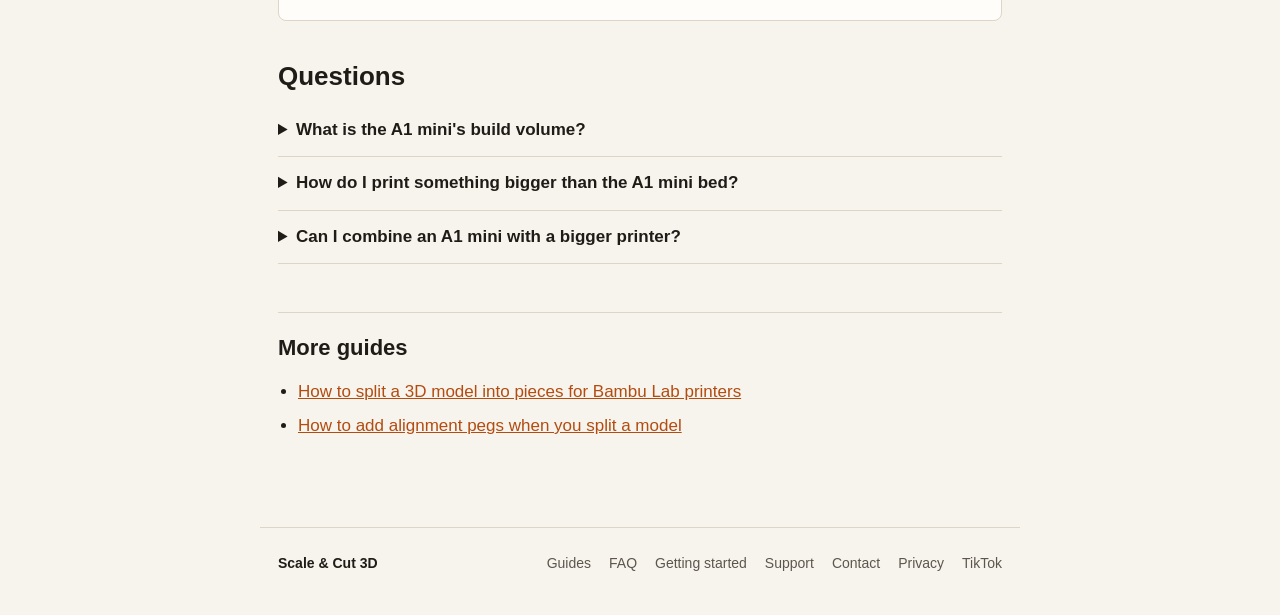
<file: guides/model-too-big-for-a1-mini.html>
<!doctype html>
<html lang="en">
<head>
  <meta charset="utf-8">
  <meta name="viewport" content="width=device-width, initial-scale=1">
  <title>Model Too Big for the Bambu A1 Mini? How to Split It | Scale &amp; Cut 3D</title>
  <meta name="description" content="The A1 mini prints up to 180 × 180 × 180 mm. Here&#x27;s how to tell if a model fits, how to split one that doesn&#x27;t in Bambu Studio, and how to split big models automatically.">
  <meta name="robots" content="index,follow,max-image-preview:large">
  <link rel="canonical" href="https://scaleandcut3d.com/guides/model-too-big-for-a1-mini.html">
  <link rel="icon" type="image/png" href="/logo-96.png">
  <link rel="stylesheet" href="/site.css?v=5">
  <meta property="og:type" content="article">
  <meta property="og:site_name" content="Scale &amp; Cut 3D">
  <meta property="og:title" content="Model Too Big for the Bambu A1 Mini? How to Split It | Scale &amp; Cut 3D">
  <meta property="og:description" content="The A1 mini prints up to 180 × 180 × 180 mm. Here&#x27;s how to tell if a model fits, how to split one that doesn&#x27;t in Bambu Studio, and how to split big models automatically.">
  <meta property="og:url" content="https://scaleandcut3d.com/guides/model-too-big-for-a1-mini.html">
  <meta property="og:image" content="https://scaleandcut3d.com/media/bambu-plates.jpg">
  <meta name="twitter:card" content="summary_large_image">
  <script type="application/ld+json">
{
  "@context": "https://schema.org",
  "@graph": [
    {
      "@type": "Article",
      "headline": "Model too big for the A1 mini? How to split it",
      "description": "The A1 mini prints up to 180 × 180 × 180 mm. Here's how to tell if a model fits, how to split one that doesn't in Bambu Studio, and how to split big models automatically.",
      "image": "https://scaleandcut3d.com/media/bambu-plates.jpg",
      "datePublished": "2026-10-26",
      "dateModified": "2026-10-26",
      "author": {
        "@type": "Organization",
        "name": "Scale & Cut 3D",
        "url": "https://scaleandcut3d.com/"
      },
      "publisher": {
        "@type": "Organization",
        "name": "Scale & Cut 3D",
        "logo": {
          "@type": "ImageObject",
          "url": "https://scaleandcut3d.com/sclice-logo.png"
        }
      },
      "mainEntityOfPage": "https://scaleandcut3d.com/guides/model-too-big-for-a1-mini.html"
    },
    {
      "@type": "FAQPage",
      "mainEntity": [
        {
          "@type": "Question",
          "name": "What is the A1 mini's build volume?",
          "acceptedAnswer": {
            "@type": "Answer",
            "text": "180 × 180 × 180 mm. Plan pieces a few millimeters smaller to leave room for a brim and connectors."
          }
        },
        {
          "@type": "Question",
          "name": "How do I print something bigger than the A1 mini bed?",
          "acceptedAnswer": {
            "@type": "Answer",
            "text": "Split it into parts that each fit 180 mm, using the Cut tool in Bambu Studio for a few cuts or Scale &amp; Cut 3D for many, then glue the parts together with alignment pegs."
          }
        },
        {
          "@type": "Question",
          "name": "Can I combine an A1 mini with a bigger printer?",
          "acceptedAnswer": {
            "@type": "Answer",
            "text": "Yes. Plan the cuts around the bigger printer and print every piece that fits on the A1 mini there. Scale &amp; Cut 3D sends each piece to the smallest printer it fits on."
          }
        }
      ]
    },
    {
      "@type": "BreadcrumbList",
      "itemListElement": [
        {
          "@type": "ListItem",
          "position": 1,
          "name": "Home",
          "item": "https://scaleandcut3d.com/"
        },
        {
          "@type": "ListItem",
          "position": 2,
          "name": "Guides",
          "item": "https://scaleandcut3d.com/guides/"
        },
        {
          "@type": "ListItem",
          "position": 3,
          "name": "Model too big for the A1 mini? How to split it",
          "item": "https://scaleandcut3d.com/guides/model-too-big-for-a1-mini.html"
        }
      ]
    }
  ]
}
  </script>
</head>
<body>
  <header class="top">
    <a class="name" href="/"><img src="/logo-96.png" width="32" height="32" alt=""><span class="name-text">Scale &amp; Cut 3D</span></a>
    <nav>
      <a class="wide-only" href="/guides/">Guides</a>
      <a class="wide-only" href="/#how-it-works">How it works</a>
      <a class="nav-buy" href="https://caneprints.lemonsqueezy.com/checkout/buy/68783033-7123-44ac-8ecc-c4909757244d" data-goatcounter-click="click: checkout (guide)" data-reddit="50% off · $10">Buy · $20</a>
    </nav>
  </header>

  <main class="article">
    <p class="crumbs"><a href="/">Home</a> / <a href="/guides/">Guides</a></p>
    <h1>Model too big for the A1 mini? How to split it</h1>
    <p class="lead">The A1 mini is a great little printer, but its 180 mm bed means plenty of everyday models don't fit. You don't need a bigger printer. You need to split the model.</p>

    <h2>Will it fit?</h2>
    <p>The A1 mini's build volume is 180 × 180 × 180 mm. In practice, plan pieces a few millimeters smaller so there's room for a brim and for pegs on cut faces. Bambu Studio warns you when a model is bigger than the plate. You can also check the size in the object's scale panel.</p>
    <p>A model that's only too tall can sometimes be laid on its side. If it's too big in more than one direction, it needs splitting.</p>

    <h2>Your options</h2>
    <ul>
      <li><strong>Scale it down.</strong> Fine if you don't mind it smaller.</li>
      <li><strong>Look for a pre-split version.</strong> Some designers publish split versions for small beds. Search the model name plus "A1 mini" or "split".</li>
      <li><strong>Split it yourself</strong>, by hand or automatically. See below.</li>
    </ul>

    <h2>Split it by hand in Bambu Studio</h2>
    <ol>
      <li>Select the model and open the <strong>Cut</strong> tool.</li>
      <li>Move the cutting plane so each side will fit in 180 mm.</li>
      <li>Add connectors to the cut face so the halves line up when you glue them.</li>
      <li>Cut, then repeat on any part that's still too big.</li>
      <li>Arrange the parts across plates and print.</li>
    </ol>
    <p>This works well for two to five pieces. Turn off elephant-foot compensation for parts that print on a cut face, so the joints close cleanly.</p>

    <h2>Split it automatically</h2>
    <p>For anything bigger, cutting by hand gets slow fast: on a 180 mm bed, even a 40 cm model can need eight or more pieces. Scale &amp; Cut 3D has an A1 mini preset. Pick it, set the size you want, and it cuts the model so every piece fits, adds pegs and numbers to each seam, and lays the pieces out on Bambu Studio plates in build order.</p>
    <p>If you also have a bigger printer, or a friend does, select both. Pieces too big for the A1 mini go to the bigger printer, and everything else goes to the mini.</p>

    <section class="cta" aria-labelledby="cta-title">
      <h2 id="cta-title">Want an app to do the cutting?</h2>
      <p>Scale &amp; Cut 3D cuts your model into pieces that fit your printer, adds pegs and part numbers, and lays them out on plates for Bambu Studio or OrcaSlicer. Windows and Mac, $20.</p>
      <a class="button" href="/" data-goatcounter-click="guide: see pricing">Check it out</a>
    </section>

    <section class="faq" aria-labelledby="faq-title">
      <h2 id="faq-title">Questions</h2>
      <details><summary>What is the A1 mini's build volume?</summary><p>180 × 180 × 180 mm. Plan pieces a few millimeters smaller to leave room for a brim and connectors.</p></details>
      <details><summary>How do I print something bigger than the A1 mini bed?</summary><p>Split it into parts that each fit 180 mm, using the Cut tool in Bambu Studio for a few cuts or Scale &amp; Cut 3D for many, then glue the parts together with alignment pegs.</p></details>
      <details><summary>Can I combine an A1 mini with a bigger printer?</summary><p>Yes. Plan the cuts around the bigger printer and print every piece that fits on the A1 mini there. Scale &amp; Cut 3D sends each piece to the smallest printer it fits on.</p></details>
    </section>

    <aside class="related">
      <h2>More guides</h2>
      <ul>
        <li><a href="/guides/split-a-model-for-bambu-lab.html">How to split a 3D model into pieces for Bambu Lab printers</a></li>
        <li><a href="/guides/add-alignment-pegs.html">How to add alignment pegs when you split a model</a></li>
      </ul>
    </aside>
  </main>
  <footer>
    <span>Scale &amp; Cut 3D</span>
    <a href="/guides/">Guides</a>
    <a href="/faq.html">FAQ</a>
    <a href="/get-started.html">Getting started</a>
    <a href="/support.html">Support</a>
    <a href="mailto:johnyprints@gmail.com?subject=Scale%20%26%20Cut%203D%20question">Contact</a>
    <a href="/privacy.html">Privacy</a>
    <a href="https://www.tiktok.com/@cane.prints" target="_blank" rel="noopener">TikTok</a>
  </footer>
  <script src="/reddit-offer.js?v=7" defer></script>
  <script data-goatcounter="https://johnycaneprints.goatcounter.com/count" async src="//gc.zgo.at/count.js"></script>
</body>
</html>
</file>
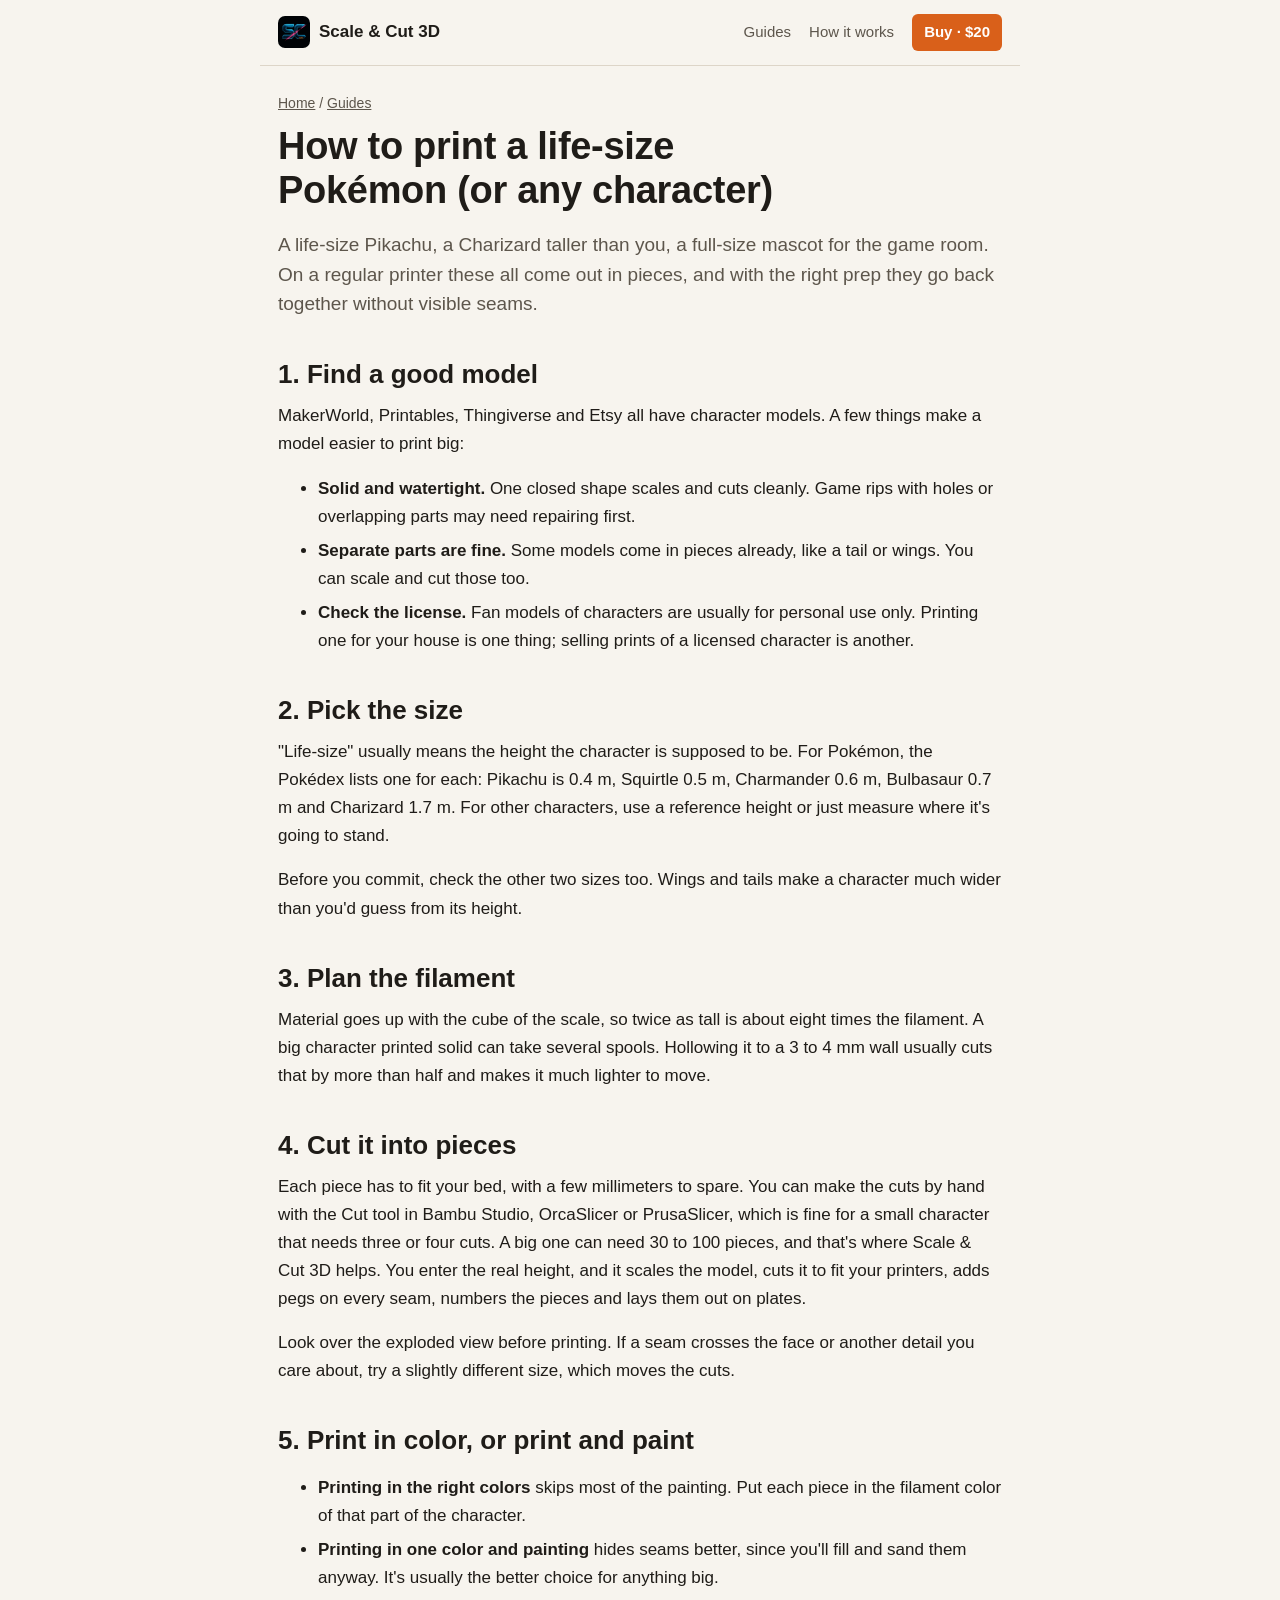
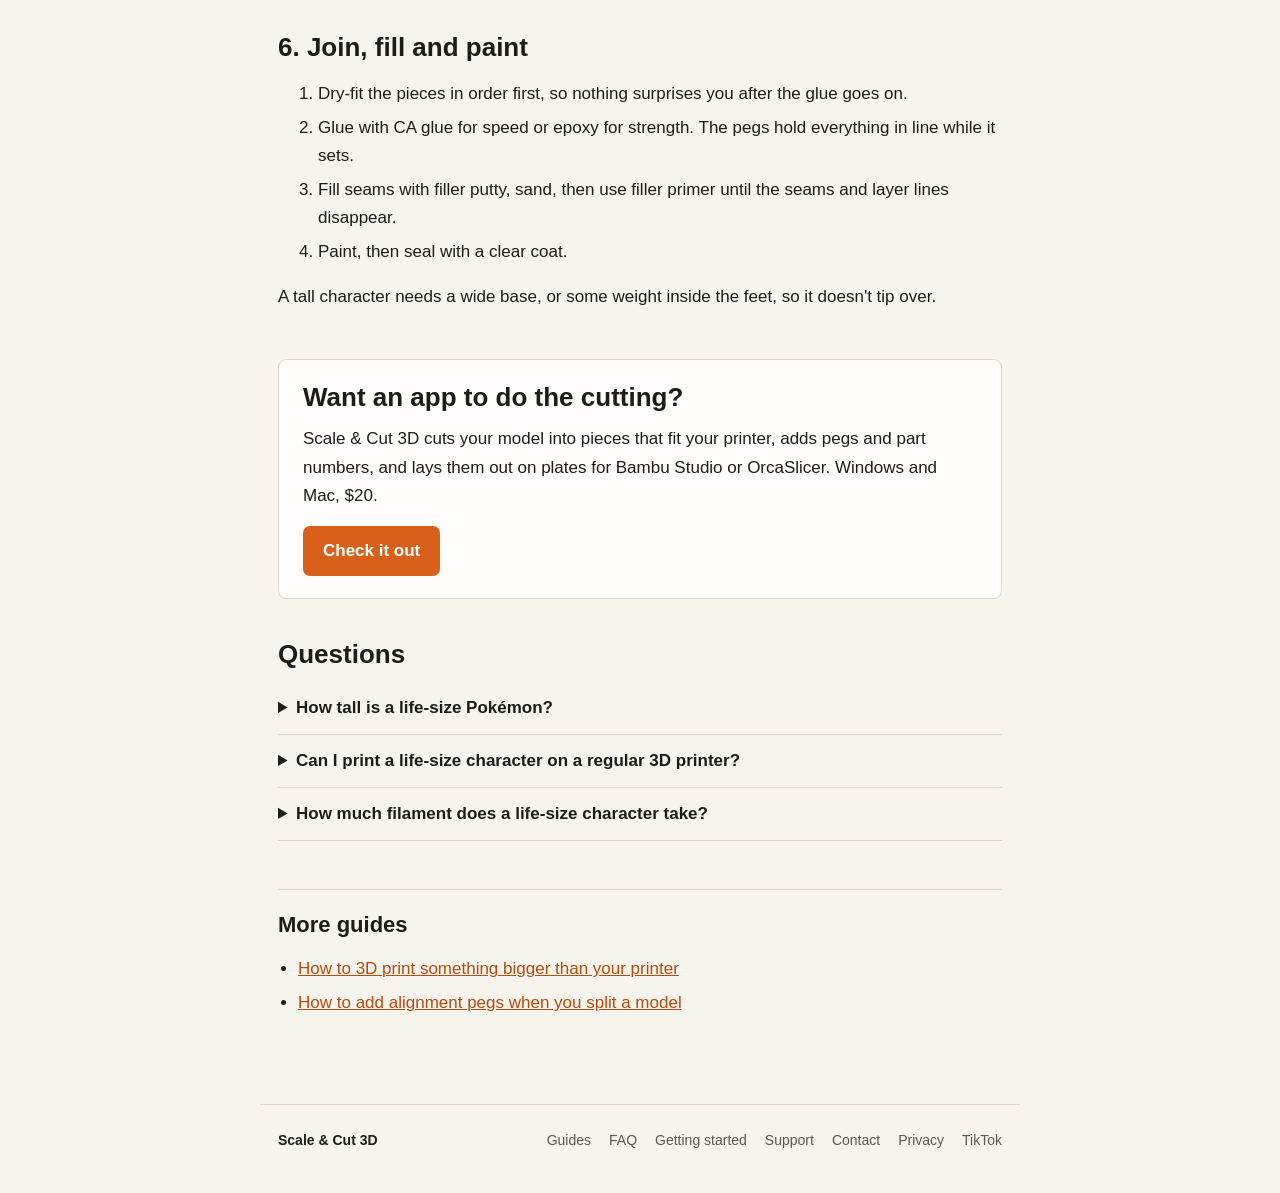
<file: guides/print-a-life-size-pokemon-or-character.html>
<!doctype html>
<html lang="en">
<head>
  <meta charset="utf-8">
  <meta name="viewport" content="width=device-width, initial-scale=1">
  <title>How to 3D Print a Life-Size Pokémon (or Any Character) | Scale &amp; Cut 3D</title>
  <meta name="description" content="Find a model, scale it to its real height, cut it into pieces that fit your printer, then join, fill and paint it. Works for Pokémon, mascots, statues and any character.">
  <meta name="robots" content="index,follow,max-image-preview:large">
  <link rel="canonical" href="https://scaleandcut3d.com/guides/print-a-life-size-pokemon-or-character.html">
  <link rel="icon" type="image/png" href="/logo-96.png">
  <link rel="stylesheet" href="/site.css?v=5">
  <meta property="og:type" content="article">
  <meta property="og:site_name" content="Scale &amp; Cut 3D">
  <meta property="og:title" content="How to 3D Print a Life-Size Pokémon (or Any Character) | Scale &amp; Cut 3D">
  <meta property="og:description" content="Find a model, scale it to its real height, cut it into pieces that fit your printer, then join, fill and paint it. Works for Pokémon, mascots, statues and any character.">
  <meta property="og:url" content="https://scaleandcut3d.com/guides/print-a-life-size-pokemon-or-character.html">
  <meta property="og:image" content="https://scaleandcut3d.com/media/app-exploded.jpg">
  <meta name="twitter:card" content="summary_large_image">
  <script type="application/ld+json">
{
  "@context": "https://schema.org",
  "@graph": [
    {
      "@type": "Article",
      "headline": "How to print a life-size Pokémon (or any character)",
      "description": "Find a model, scale it to its real height, cut it into pieces that fit your printer, then join, fill and paint it. Works for Pokémon, mascots, statues and any character.",
      "image": "https://scaleandcut3d.com/media/app-exploded.jpg",
      "datePublished": "2026-10-26",
      "dateModified": "2026-10-26",
      "author": {
        "@type": "Organization",
        "name": "Scale & Cut 3D",
        "url": "https://scaleandcut3d.com/"
      },
      "publisher": {
        "@type": "Organization",
        "name": "Scale & Cut 3D",
        "logo": {
          "@type": "ImageObject",
          "url": "https://scaleandcut3d.com/sclice-logo.png"
        }
      },
      "mainEntityOfPage": "https://scaleandcut3d.com/guides/print-a-life-size-pokemon-or-character.html"
    },
    {
      "@type": "FAQPage",
      "mainEntity": [
        {
          "@type": "Question",
          "name": "How tall is a life-size Pokémon?",
          "acceptedAnswer": {
            "@type": "Answer",
            "text": "It depends on the Pokémon. The Pokédex lists Pikachu at 0.4 m, Squirtle at 0.5 m, Charmander at 0.6 m, Bulbasaur at 0.7 m and Charizard at 1.7 m."
          }
        },
        {
          "@type": "Question",
          "name": "Can I print a life-size character on a regular 3D printer?",
          "acceptedAnswer": {
            "@type": "Answer",
            "text": "Yes. Cut it into pieces that fit your bed, join them with pegs and glue, then fill the seams and paint. A Bambu A1, P1S or similar printer is enough."
          }
        },
        {
          "@type": "Question",
          "name": "How much filament does a life-size character take?",
          "acceptedAnswer": {
            "@type": "Answer",
            "text": "It grows with the cube of the size, so a big character printed solid can take several spools. Hollowing it to a 3 to 4 mm wall usually cuts that by more than half."
          }
        }
      ]
    },
    {
      "@type": "BreadcrumbList",
      "itemListElement": [
        {
          "@type": "ListItem",
          "position": 1,
          "name": "Home",
          "item": "https://scaleandcut3d.com/"
        },
        {
          "@type": "ListItem",
          "position": 2,
          "name": "Guides",
          "item": "https://scaleandcut3d.com/guides/"
        },
        {
          "@type": "ListItem",
          "position": 3,
          "name": "How to print a life-size Pokémon (or any character)",
          "item": "https://scaleandcut3d.com/guides/print-a-life-size-pokemon-or-character.html"
        }
      ]
    }
  ]
}
  </script>
</head>
<body>
  <header class="top">
    <a class="name" href="/"><img src="/logo-96.png" width="32" height="32" alt=""><span class="name-text">Scale &amp; Cut 3D</span></a>
    <nav>
      <a class="wide-only" href="/guides/">Guides</a>
      <a class="wide-only" href="/#how-it-works">How it works</a>
      <a class="nav-buy" href="https://caneprints.lemonsqueezy.com/checkout/buy/68783033-7123-44ac-8ecc-c4909757244d" data-goatcounter-click="click: checkout (guide)" data-reddit="50% off · $10">Buy · $20</a>
    </nav>
  </header>

  <main class="article">
    <p class="crumbs"><a href="/">Home</a> / <a href="/guides/">Guides</a></p>
    <h1>How to print a life-size Pokémon (or any character)</h1>
    <p class="lead">A life-size Pikachu, a Charizard taller than you, a full-size mascot for the game room. On a regular printer these all come out in pieces, and with the right prep they go back together without visible seams.</p>

    <h2>1. Find a good model</h2>
    <p>MakerWorld, Printables, Thingiverse and Etsy all have character models. A few things make a model easier to print big:</p>
    <ul>
      <li><strong>Solid and watertight.</strong> One closed shape scales and cuts cleanly. Game rips with holes or overlapping parts may need repairing first.</li>
      <li><strong>Separate parts are fine.</strong> Some models come in pieces already, like a tail or wings. You can scale and cut those too.</li>
      <li><strong>Check the license.</strong> Fan models of characters are usually for personal use only. Printing one for your house is one thing; selling prints of a licensed character is another.</li>
    </ul>

    <h2>2. Pick the size</h2>
    <p>"Life-size" usually means the height the character is supposed to be. For Pokémon, the Pokédex lists one for each: Pikachu is 0.4 m, Squirtle 0.5 m, Charmander 0.6 m, Bulbasaur 0.7 m and Charizard 1.7 m. For other characters, use a reference height or just measure where it's going to stand.</p>
    <p>Before you commit, check the other two sizes too. Wings and tails make a character much wider than you'd guess from its height.</p>

    <h2>3. Plan the filament</h2>
    <p>Material goes up with the cube of the scale, so twice as tall is about eight times the filament. A big character printed solid can take several spools. Hollowing it to a 3 to 4 mm wall usually cuts that by more than half and makes it much lighter to move.</p>

    <h2>4. Cut it into pieces</h2>
    <p>Each piece has to fit your bed, with a few millimeters to spare. You can make the cuts by hand with the Cut tool in Bambu Studio, OrcaSlicer or PrusaSlicer, which is fine for a small character that needs three or four cuts. A big one can need 30 to 100 pieces, and that's where Scale &amp; Cut 3D helps. You enter the real height, and it scales the model, cuts it to fit your printers, adds pegs on every seam, numbers the pieces and lays them out on plates.</p>
    <p>Look over the exploded view before printing. If a seam crosses the face or another detail you care about, try a slightly different size, which moves the cuts.</p>

    <h2>5. Print in color, or print and paint</h2>
    <ul>
      <li><strong>Printing in the right colors</strong> skips most of the painting. Put each piece in the filament color of that part of the character.</li>
      <li><strong>Printing in one color and painting</strong> hides seams better, since you'll fill and sand them anyway. It's usually the better choice for anything big.</li>
    </ul>

    <h2>6. Join, fill and paint</h2>
    <ol>
      <li>Dry-fit the pieces in order first, so nothing surprises you after the glue goes on.</li>
      <li>Glue with CA glue for speed or epoxy for strength. The pegs hold everything in line while it sets.</li>
      <li>Fill seams with filler putty, sand, then use filler primer until the seams and layer lines disappear.</li>
      <li>Paint, then seal with a clear coat.</li>
    </ol>
    <p>A tall character needs a wide base, or some weight inside the feet, so it doesn't tip over.</p>

    <section class="cta" aria-labelledby="cta-title">
      <h2 id="cta-title">Want an app to do the cutting?</h2>
      <p>Scale &amp; Cut 3D cuts your model into pieces that fit your printer, adds pegs and part numbers, and lays them out on plates for Bambu Studio or OrcaSlicer. Windows and Mac, $20.</p>
      <a class="button" href="/" data-goatcounter-click="guide: see pricing">Check it out</a>
    </section>

    <section class="faq" aria-labelledby="faq-title">
      <h2 id="faq-title">Questions</h2>
      <details><summary>How tall is a life-size Pokémon?</summary><p>It depends on the Pokémon. The Pokédex lists Pikachu at 0.4 m, Squirtle at 0.5 m, Charmander at 0.6 m, Bulbasaur at 0.7 m and Charizard at 1.7 m.</p></details>
      <details><summary>Can I print a life-size character on a regular 3D printer?</summary><p>Yes. Cut it into pieces that fit your bed, join them with pegs and glue, then fill the seams and paint. A Bambu A1, P1S or similar printer is enough.</p></details>
      <details><summary>How much filament does a life-size character take?</summary><p>It grows with the cube of the size, so a big character printed solid can take several spools. Hollowing it to a 3 to 4 mm wall usually cuts that by more than half.</p></details>
    </section>

    <aside class="related">
      <h2>More guides</h2>
      <ul>
        <li><a href="/guides/print-bigger-than-your-printer.html">How to 3D print something bigger than your printer</a></li>
        <li><a href="/guides/add-alignment-pegs.html">How to add alignment pegs when you split a model</a></li>
      </ul>
    </aside>
  </main>
  <footer>
    <span>Scale &amp; Cut 3D</span>
    <a href="/guides/">Guides</a>
    <a href="/faq.html">FAQ</a>
    <a href="/get-started.html">Getting started</a>
    <a href="/support.html">Support</a>
    <a href="mailto:johnyprints@gmail.com?subject=Scale%20%26%20Cut%203D%20question">Contact</a>
    <a href="/privacy.html">Privacy</a>
    <a href="https://www.tiktok.com/@cane.prints" target="_blank" rel="noopener">TikTok</a>
  </footer>
  <script src="/reddit-offer.js?v=7" defer></script>
  <script data-goatcounter="https://johnycaneprints.goatcounter.com/count" async src="//gc.zgo.at/count.js"></script>
</body>
</html>
</file>
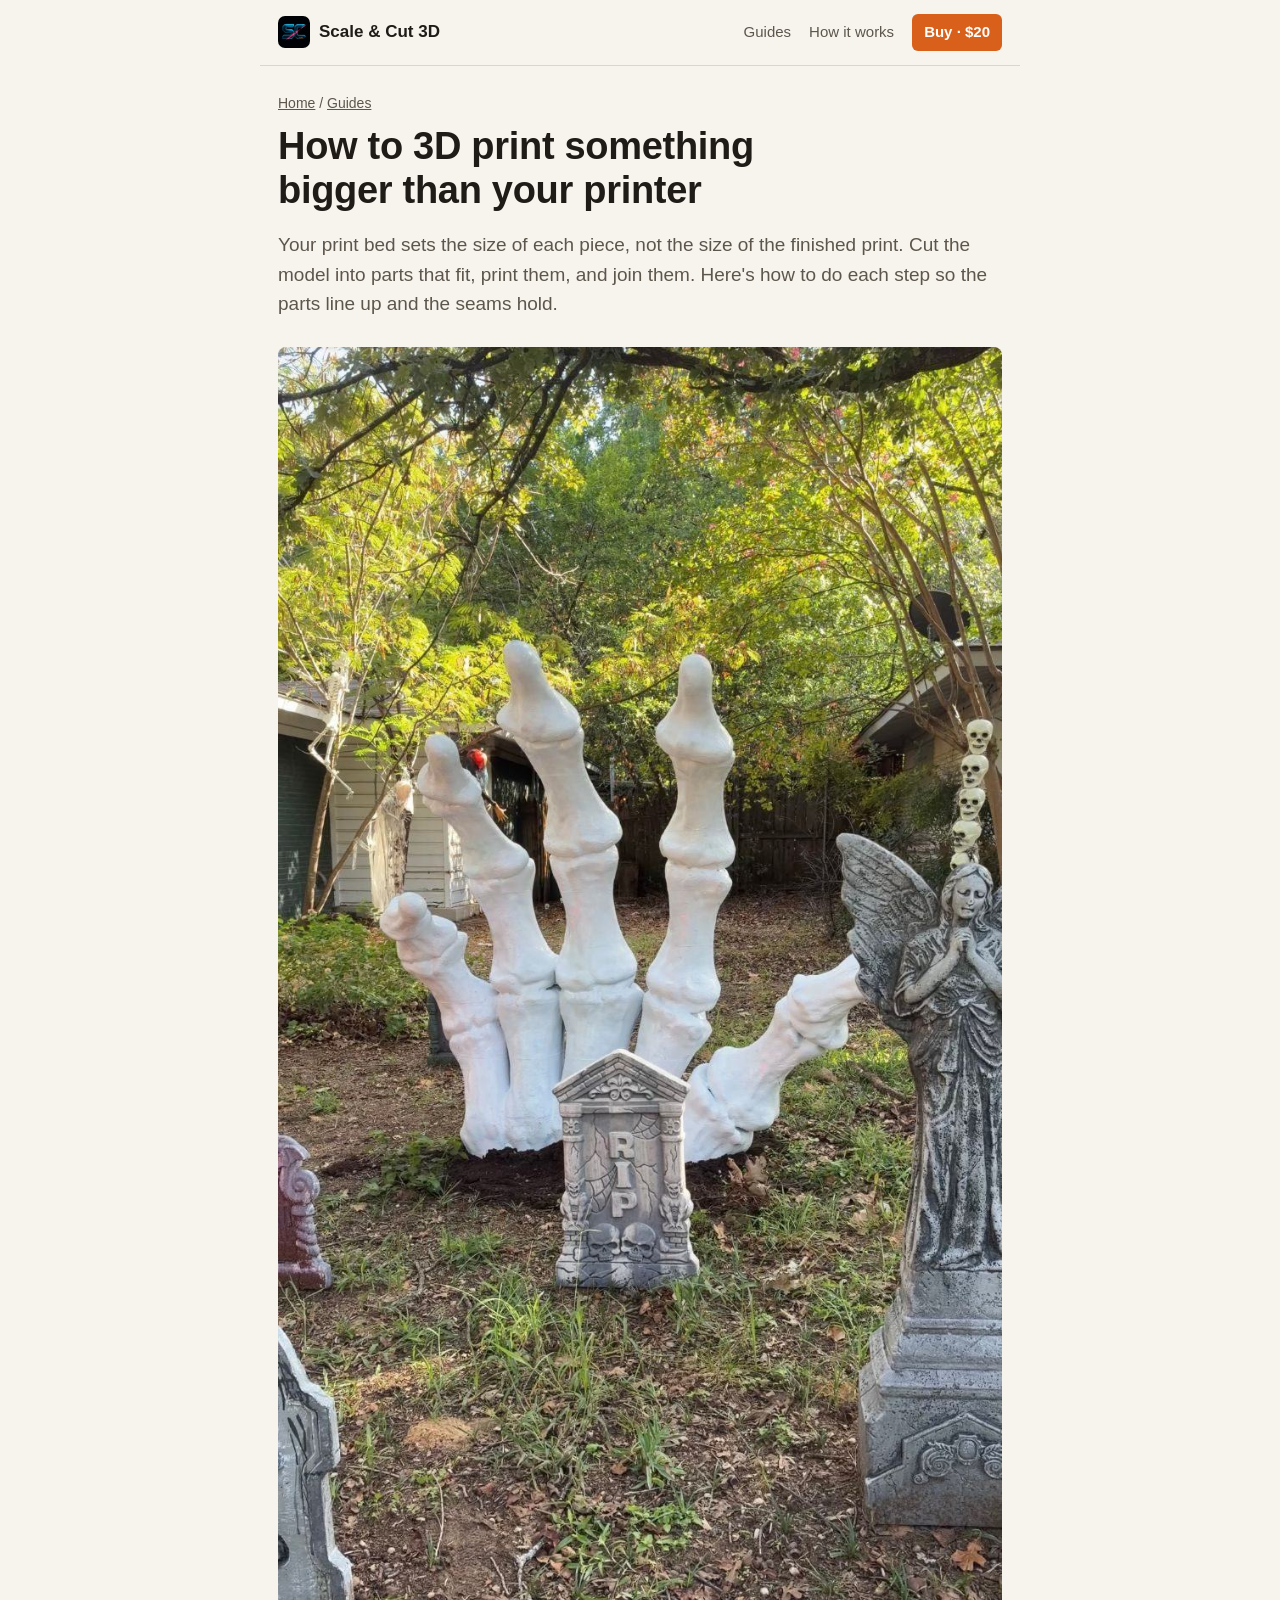
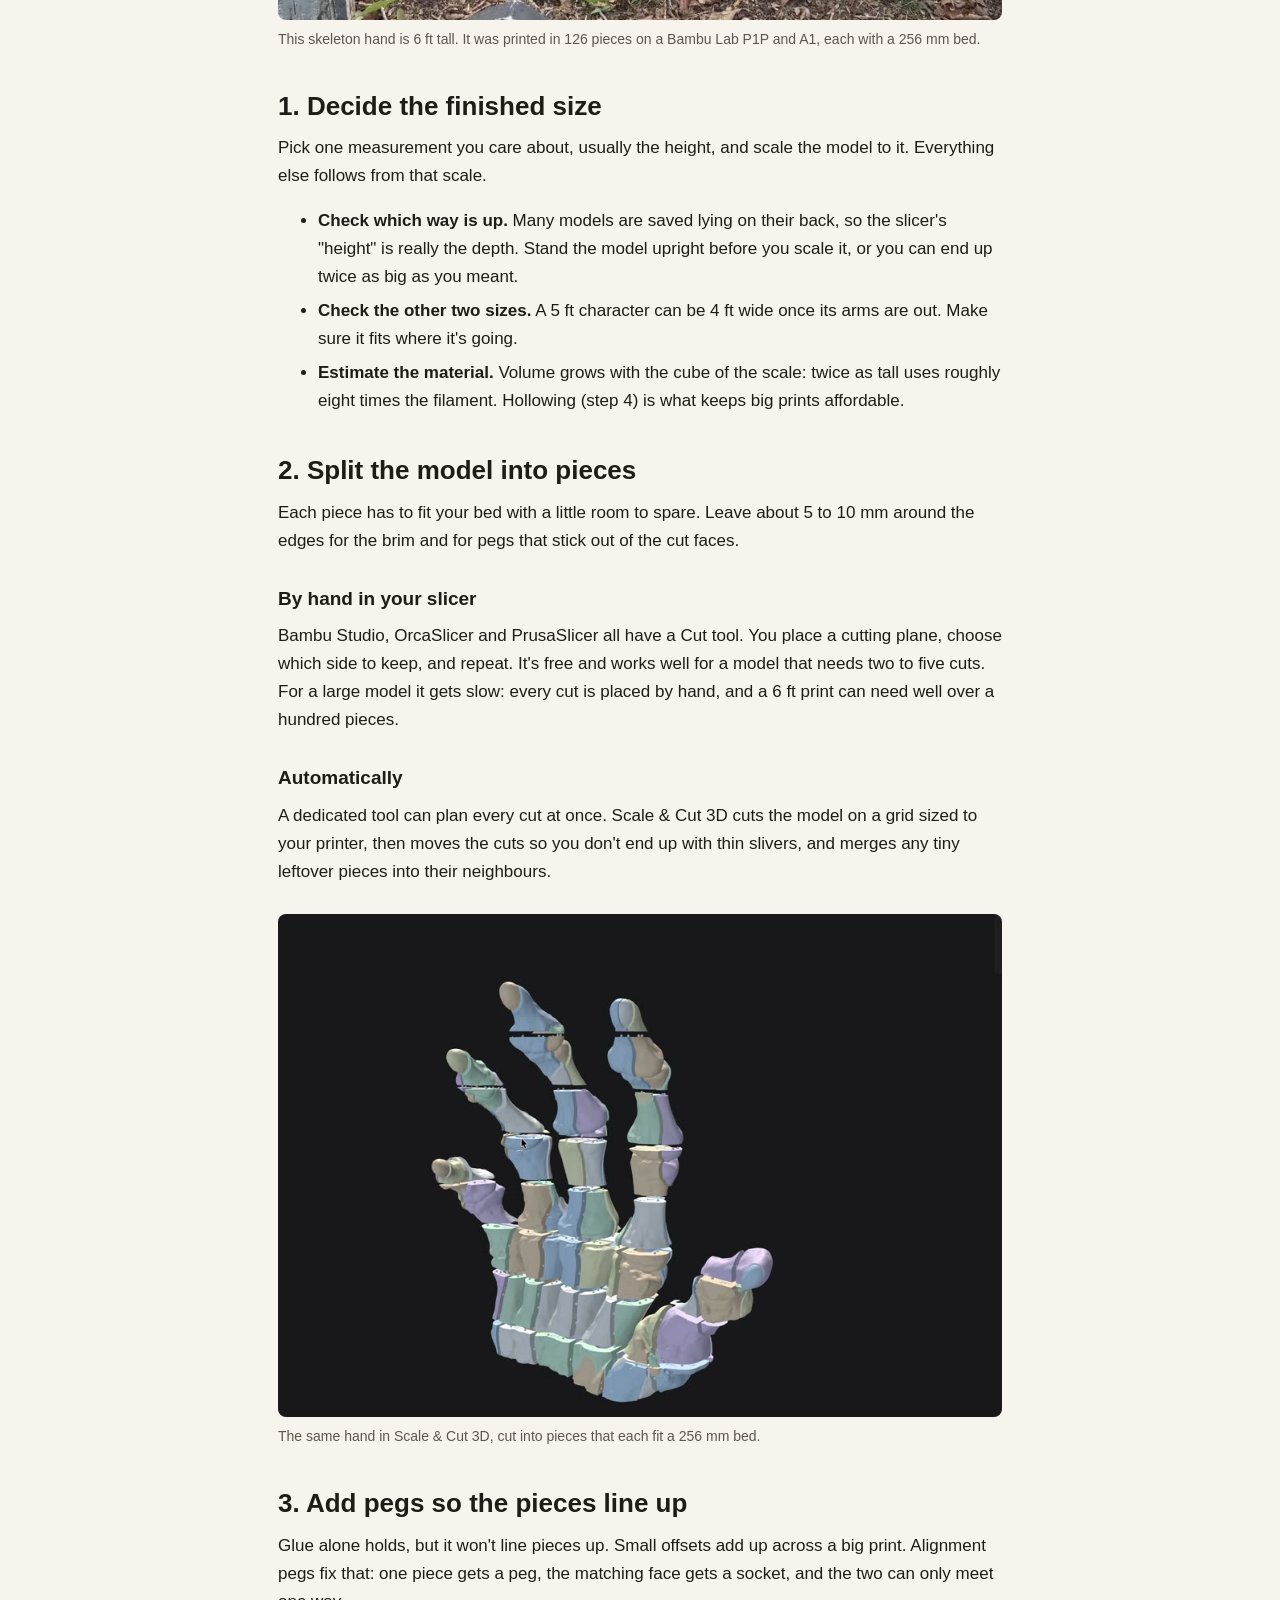
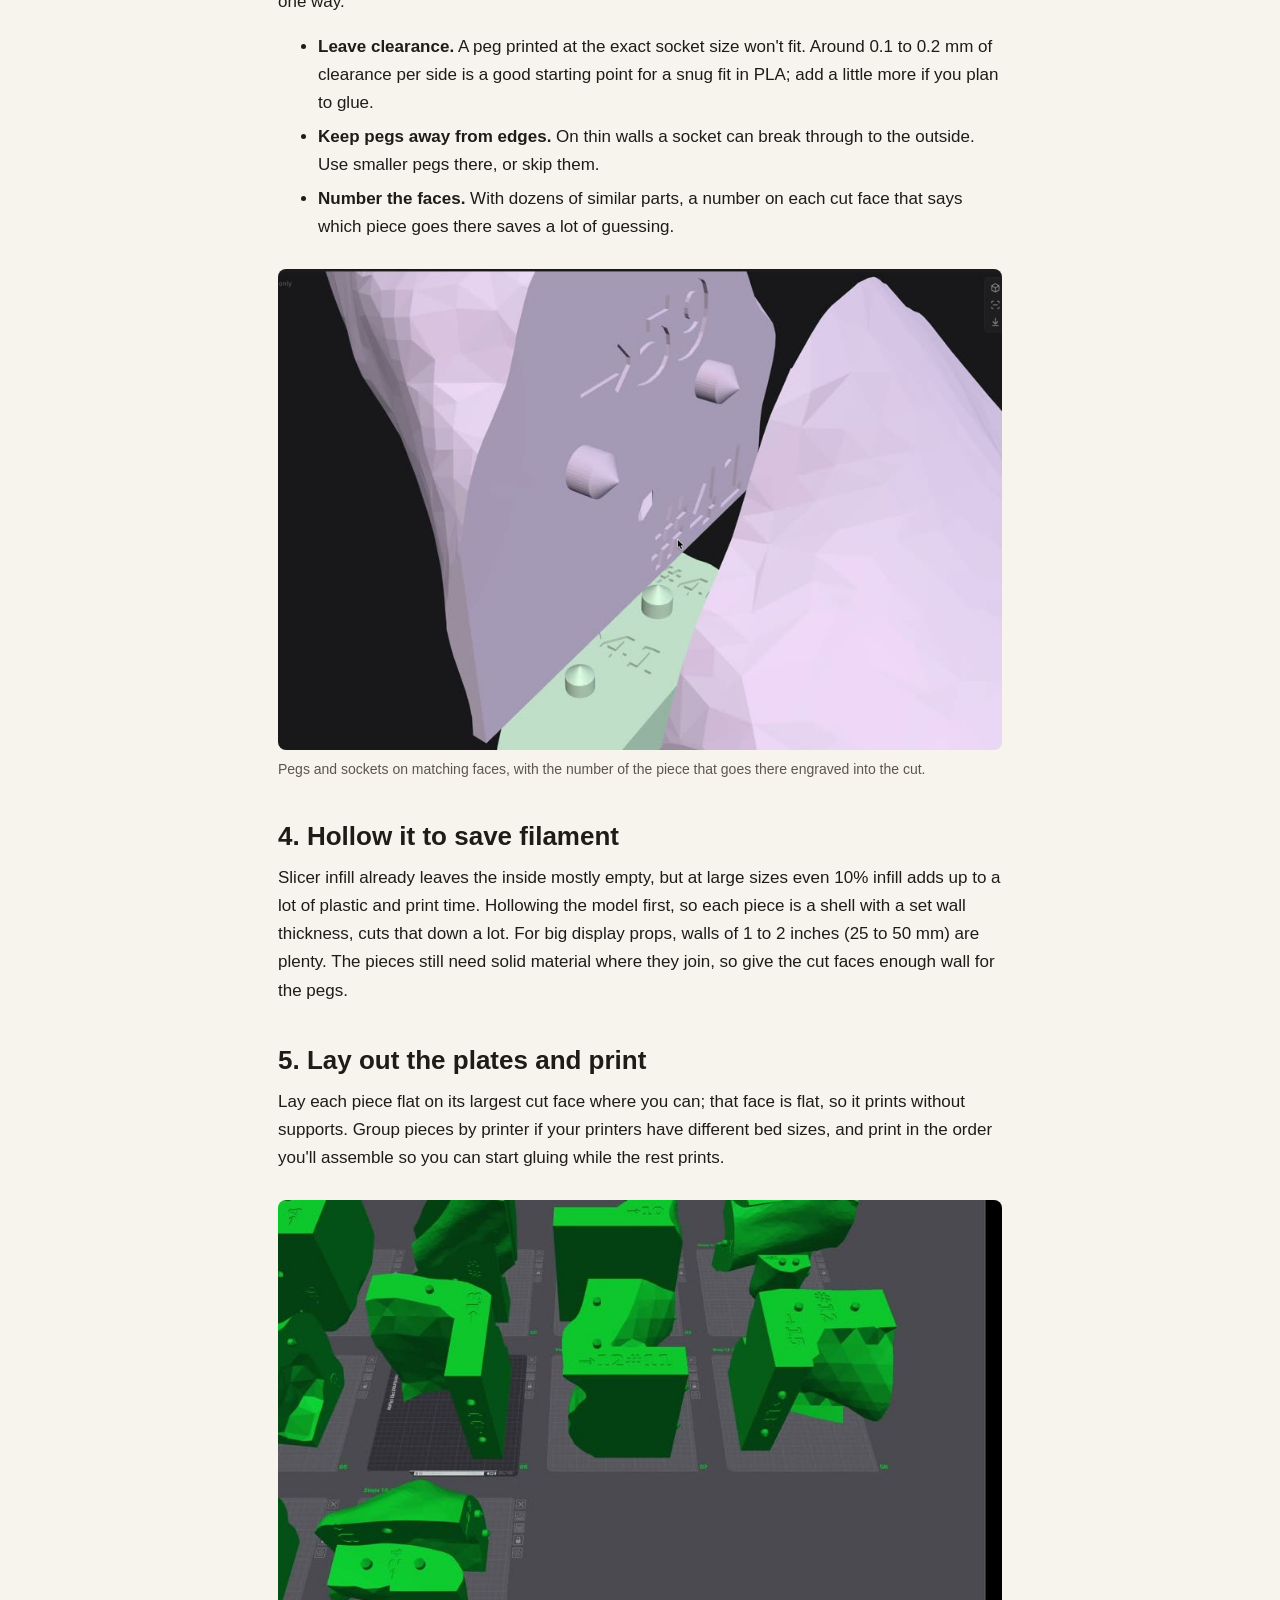
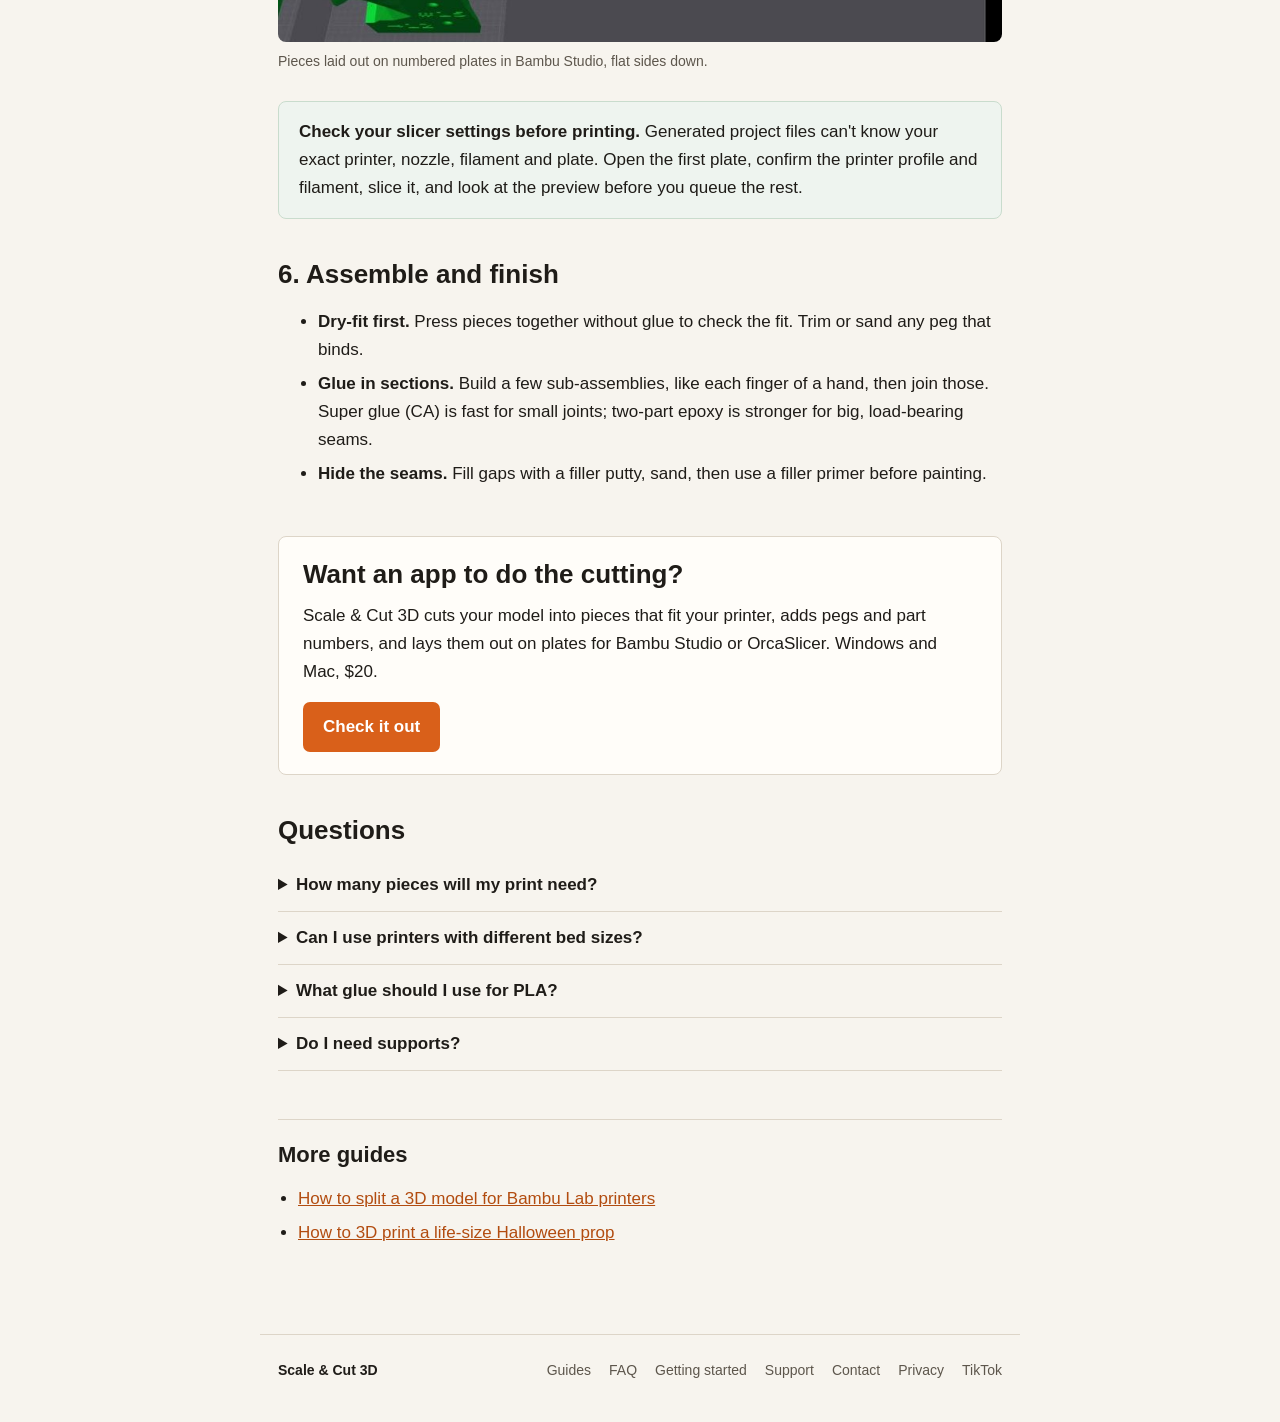
<file: guides/print-bigger-than-your-printer.html>
<!doctype html>
<html lang="en">
<head>
  <meta charset="utf-8">
  <meta name="viewport" content="width=device-width, initial-scale=1">
  <title>How to 3D Print Something Bigger Than Your Printer | Scale &amp; Cut 3D</title>
  <meta name="description" content="Split a large model into pieces that fit your print bed, join them with alignment pegs, and assemble a print many times bigger than your printer. Step-by-step guide.">
  <meta name="robots" content="index,follow,max-image-preview:large">
  <link rel="canonical" href="https://scaleandcut3d.com/guides/print-bigger-than-your-printer.html">
  <link rel="icon" type="image/png" href="/logo-96.png">
  <link rel="stylesheet" href="/site.css?v=5">
  <meta property="og:type" content="article">
  <meta property="og:site_name" content="Scale &amp; Cut 3D">
  <meta property="og:title" content="How to 3D Print Something Bigger Than Your Printer | Scale &amp; Cut 3D">
  <meta property="og:description" content="Split a large model into pieces that fit your print bed, join them with alignment pegs, and assemble a print many times bigger than your printer. Step-by-step guide.">
  <meta property="og:url" content="https://scaleandcut3d.com/guides/print-bigger-than-your-printer.html">
  <meta property="og:image" content="https://scaleandcut3d.com/media/hand-yard.jpg">
  <meta name="twitter:card" content="summary_large_image">
  <script type="application/ld+json">
{
  "@context": "https://schema.org",
  "@graph": [
    {
      "@type": "Article",
      "headline": "How to 3D print something bigger than your printer",
      "description": "Split a large model into pieces that fit your print bed, join them with alignment pegs, and assemble a print many times bigger than your printer. Step-by-step guide.",
      "image": "https://scaleandcut3d.com/media/hand-yard.jpg",
      "datePublished": "2026-10-26",
      "dateModified": "2026-10-26",
      "author": {
        "@type": "Organization",
        "name": "Scale & Cut 3D",
        "url": "https://scaleandcut3d.com/"
      },
      "publisher": {
        "@type": "Organization",
        "name": "Scale & Cut 3D",
        "logo": {
          "@type": "ImageObject",
          "url": "https://scaleandcut3d.com/sclice-logo.png"
        }
      },
      "mainEntityOfPage": "https://scaleandcut3d.com/guides/print-bigger-than-your-printer.html"
    },
    {
      "@type": "FAQPage",
      "mainEntity": [
        {
          "@type": "Question",
          "name": "How many pieces will my print need?",
          "acceptedAnswer": {
            "@type": "Answer",
            "text": "Roughly the finished size divided by your bed size, in each direction. A 6 ft (1829 mm) skeleton hand on a 256 mm bed came out at 126 pieces after merging small slivers. A blocky model needs fewer pieces than one with lots of thin parts."
          }
        },
        {
          "@type": "Question",
          "name": "Can I use printers with different bed sizes?",
          "acceptedAnswer": {
            "@type": "Answer",
            "text": "Yes. Plan the cuts for your largest printer, then send each piece to the smallest printer it fits on. Scale &amp; Cut 3D does this automatically when you select more than one printer."
          }
        },
        {
          "@type": "Question",
          "name": "What glue should I use for PLA?",
          "acceptedAnswer": {
            "@type": "Answer",
            "text": "Super glue (CA) works well for quick, small joints. For large seams that carry weight, use a two-part epoxy. Sand the faces lightly first so the glue grips."
          }
        },
        {
          "@type": "Question",
          "name": "Do I need supports?",
          "acceptedAnswer": {
            "@type": "Answer",
            "text": "Usually far fewer than for the whole model. Each piece can lie on a flat cut face, so most need no supports at all. Pieces with overhangs, like a fingertip, may still need some."
          }
        }
      ]
    },
    {
      "@type": "BreadcrumbList",
      "itemListElement": [
        {
          "@type": "ListItem",
          "position": 1,
          "name": "Home",
          "item": "https://scaleandcut3d.com/"
        },
        {
          "@type": "ListItem",
          "position": 2,
          "name": "Guides",
          "item": "https://scaleandcut3d.com/guides/"
        },
        {
          "@type": "ListItem",
          "position": 3,
          "name": "How to 3D print something bigger than your printer",
          "item": "https://scaleandcut3d.com/guides/print-bigger-than-your-printer.html"
        }
      ]
    }
  ]
}
  </script>
</head>
<body>
  <header class="top">
    <a class="name" href="/"><img src="/logo-96.png" width="32" height="32" alt=""><span class="name-text">Scale &amp; Cut 3D</span></a>
    <nav>
      <a class="wide-only" href="/guides/">Guides</a>
      <a class="wide-only" href="/#how-it-works">How it works</a>
      <a class="nav-buy" href="https://caneprints.lemonsqueezy.com/checkout/buy/68783033-7123-44ac-8ecc-c4909757244d" data-goatcounter-click="click: checkout (guide)" data-reddit="50% off · $10">Buy · $20</a>
    </nav>
  </header>

  <main class="article">
    <p class="crumbs"><a href="/">Home</a> / <a href="/guides/">Guides</a></p>
    <h1>How to 3D print something bigger than your printer</h1>
    <p class="lead">Your print bed sets the size of each piece, not the size of the finished print. Cut the model into parts that fit, print them, and join them. Here's how to do each step so the parts line up and the seams hold.</p>

    <figure class="figure">
      <img src="/media/hand-yard.jpg" width="853" height="1500" alt="A 6 ft 3D printed skeleton hand standing in a yard">
      <figcaption>This skeleton hand is 6 ft tall. It was printed in 126 pieces on a Bambu Lab P1P and A1, each with a 256 mm bed.</figcaption>
    </figure>

    <h2>1. Decide the finished size</h2>
    <p>Pick one measurement you care about, usually the height, and scale the model to it. Everything else follows from that scale.</p>
    <ul>
      <li><strong>Check which way is up.</strong> Many models are saved lying on their back, so the slicer's "height" is really the depth. Stand the model upright before you scale it, or you can end up twice as big as you meant.</li>
      <li><strong>Check the other two sizes.</strong> A 5 ft character can be 4 ft wide once its arms are out. Make sure it fits where it's going.</li>
      <li><strong>Estimate the material.</strong> Volume grows with the cube of the scale: twice as tall uses roughly eight times the filament. Hollowing (step 4) is what keeps big prints affordable.</li>
    </ul>

    <h2>2. Split the model into pieces</h2>
    <p>Each piece has to fit your bed with a little room to spare. Leave about 5 to 10 mm around the edges for the brim and for pegs that stick out of the cut faces.</p>
    <h3>By hand in your slicer</h3>
    <p>Bambu Studio, OrcaSlicer and PrusaSlicer all have a Cut tool. You place a cutting plane, choose which side to keep, and repeat. It's free and works well for a model that needs two to five cuts. For a large model it gets slow: every cut is placed by hand, and a 6 ft print can need well over a hundred pieces.</p>
    <h3>Automatically</h3>
    <p>A dedicated tool can plan every cut at once. Scale &amp; Cut 3D cuts the model on a grid sized to your printer, then moves the cuts so you don't end up with thin slivers, and merges any tiny leftover pieces into their neighbours.</p>
    <figure class="figure">
      <img src="/media/app-exploded.jpg" width="900" height="628" loading="lazy" alt="Exploded view of a skeleton hand cut into colored pieces">
      <figcaption>The same hand in Scale &amp; Cut 3D, cut into pieces that each fit a 256 mm bed.</figcaption>
    </figure>

    <h2>3. Add pegs so the pieces line up</h2>
    <p>Glue alone holds, but it won't line pieces up. Small offsets add up across a big print. Alignment pegs fix that: one piece gets a peg, the matching face gets a socket, and the two can only meet one way.</p>
    <ul>
      <li><strong>Leave clearance.</strong> A peg printed at the exact socket size won't fit. Around 0.1 to 0.2 mm of clearance per side is a good starting point for a snug fit in PLA; add a little more if you plan to glue.</li>
      <li><strong>Keep pegs away from edges.</strong> On thin walls a socket can break through to the outside. Use smaller pegs there, or skip them.</li>
      <li><strong>Number the faces.</strong> With dozens of similar parts, a number on each cut face that says which piece goes there saves a lot of guessing.</li>
    </ul>
    <figure class="figure">
      <img src="/media/app-pegs.jpg" width="900" height="628" loading="lazy" alt="Cut faces with alignment pegs and an engraved part number">
      <figcaption>Pegs and sockets on matching faces, with the number of the piece that goes there engraved into the cut.</figcaption>
    </figure>

    <h2>4. Hollow it to save filament</h2>
    <p>Slicer infill already leaves the inside mostly empty, but at large sizes even 10% infill adds up to a lot of plastic and print time. Hollowing the model first, so each piece is a shell with a set wall thickness, cuts that down a lot. For big display props, walls of 1 to 2 inches (25 to 50 mm) are plenty. The pieces still need solid material where they join, so give the cut faces enough wall for the pegs.</p>

    <h2>5. Lay out the plates and print</h2>
    <p>Lay each piece flat on its largest cut face where you can; that face is flat, so it prints without supports. Group pieces by printer if your printers have different bed sizes, and print in the order you'll assemble so you can start gluing while the rest prints.</p>
    <figure class="figure">
      <img src="/media/bambu-plates.jpg" width="910" height="556" loading="lazy" alt="Bambu Studio with numbered plates of cut pieces">
      <figcaption>Pieces laid out on numbered plates in Bambu Studio, flat sides down.</figcaption>
    </figure>
    <div class="callout">
      <p><strong>Check your slicer settings before printing.</strong> Generated project files can't know your exact printer, nozzle, filament and plate. Open the first plate, confirm the printer profile and filament, slice it, and look at the preview before you queue the rest.</p>
    </div>

    <h2>6. Assemble and finish</h2>
    <ul>
      <li><strong>Dry-fit first.</strong> Press pieces together without glue to check the fit. Trim or sand any peg that binds.</li>
      <li><strong>Glue in sections.</strong> Build a few sub-assemblies, like each finger of a hand, then join those. Super glue (CA) is fast for small joints; two-part epoxy is stronger for big, load-bearing seams.</li>
      <li><strong>Hide the seams.</strong> Fill gaps with a filler putty, sand, then use a filler primer before painting.</li>
    </ul>

    <section class="cta" aria-labelledby="cta-title">
      <h2 id="cta-title">Want an app to do the cutting?</h2>
      <p>Scale &amp; Cut 3D cuts your model into pieces that fit your printer, adds pegs and part numbers, and lays them out on plates for Bambu Studio or OrcaSlicer. Windows and Mac, $20.</p>
      <a class="button" href="/" data-goatcounter-click="guide: see pricing">Check it out</a>
    </section>

    <section class="faq" aria-labelledby="faq-title">
      <h2 id="faq-title">Questions</h2>
      <details><summary>How many pieces will my print need?</summary><p>Roughly the finished size divided by your bed size, in each direction. A 6 ft (1829 mm) skeleton hand on a 256 mm bed came out at 126 pieces after merging small slivers. A blocky model needs fewer pieces than one with lots of thin parts.</p></details>
      <details><summary>Can I use printers with different bed sizes?</summary><p>Yes. Plan the cuts for your largest printer, then send each piece to the smallest printer it fits on. Scale &amp; Cut 3D does this automatically when you select more than one printer.</p></details>
      <details><summary>What glue should I use for PLA?</summary><p>Super glue (CA) works well for quick, small joints. For large seams that carry weight, use a two-part epoxy. Sand the faces lightly first so the glue grips.</p></details>
      <details><summary>Do I need supports?</summary><p>Usually far fewer than for the whole model. Each piece can lie on a flat cut face, so most need no supports at all. Pieces with overhangs, like a fingertip, may still need some.</p></details>
    </section>

    <aside class="related">
      <h2>More guides</h2>
      <ul>
        <li><a href="/guides/split-a-model-for-bambu-lab.html">How to split a 3D model for Bambu Lab printers</a></li>
        <li><a href="/guides/life-size-halloween-prop.html">How to 3D print a life-size Halloween prop</a></li>
      </ul>
    </aside>
  </main>
  <footer>
    <span>Scale &amp; Cut 3D</span>
    <a href="/guides/">Guides</a>
    <a href="/faq.html">FAQ</a>
    <a href="/get-started.html">Getting started</a>
    <a href="/support.html">Support</a>
    <a href="mailto:johnyprints@gmail.com?subject=Scale%20%26%20Cut%203D%20question">Contact</a>
    <a href="/privacy.html">Privacy</a>
    <a href="https://www.tiktok.com/@cane.prints" target="_blank" rel="noopener">TikTok</a>
  </footer>
  <script src="/reddit-offer.js?v=7" defer></script>
  <script data-goatcounter="https://johnycaneprints.goatcounter.com/count" async src="//gc.zgo.at/count.js"></script>
</body>
</html>
</file>
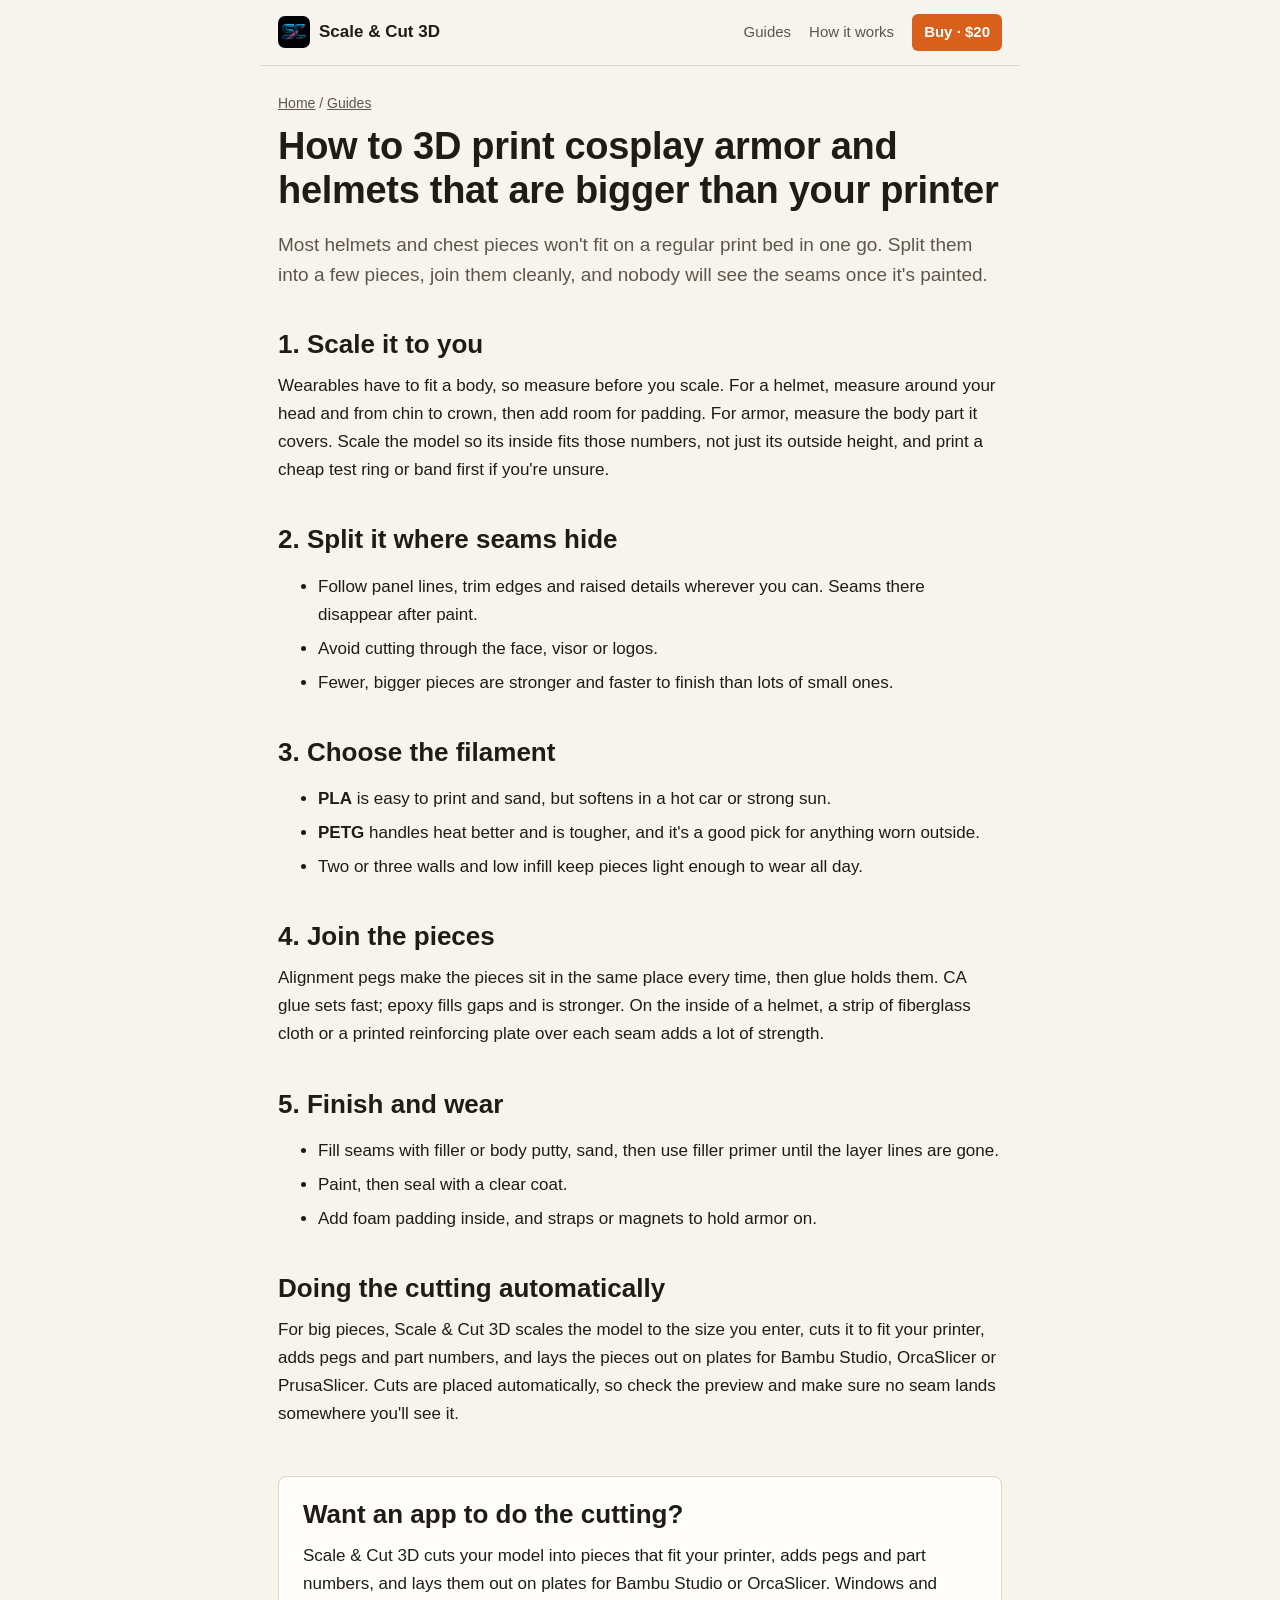
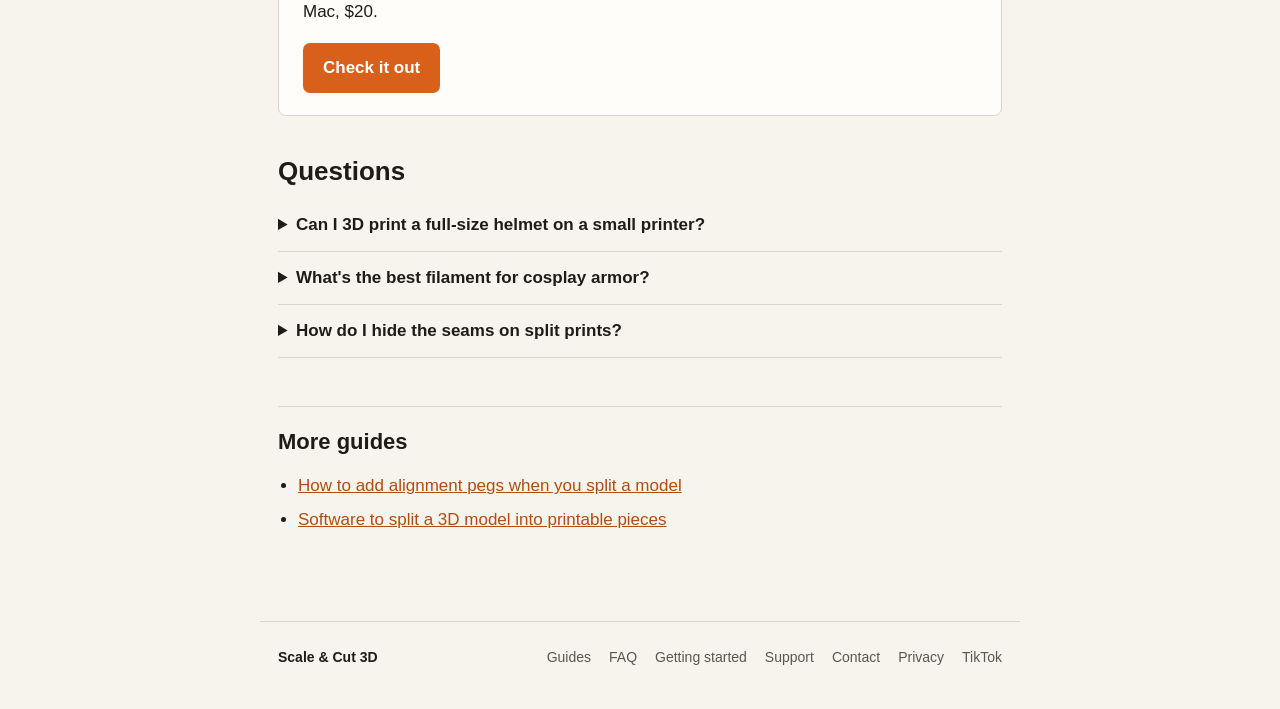
<file: guides/print-cosplay-armor-bigger-than-your-printer.html>
<!doctype html>
<html lang="en">
<head>
  <meta charset="utf-8">
  <meta name="viewport" content="width=device-width, initial-scale=1">
  <title>How to 3D Print Cosplay Armor and Helmets Bigger Than Your Printer | Scale &amp; Cut 3D</title>
  <meta name="description" content="Scale a helmet or armor piece to your body, split it where seams hide, choose filament, join the pieces and finish them for wear.">
  <meta name="robots" content="index,follow,max-image-preview:large">
  <link rel="canonical" href="https://scaleandcut3d.com/guides/print-cosplay-armor-bigger-than-your-printer.html">
  <link rel="icon" type="image/png" href="/logo-96.png">
  <link rel="stylesheet" href="/site.css?v=5">
  <meta property="og:type" content="article">
  <meta property="og:site_name" content="Scale &amp; Cut 3D">
  <meta property="og:title" content="How to 3D Print Cosplay Armor and Helmets Bigger Than Your Printer | Scale &amp; Cut 3D">
  <meta property="og:description" content="Scale a helmet or armor piece to your body, split it where seams hide, choose filament, join the pieces and finish them for wear.">
  <meta property="og:url" content="https://scaleandcut3d.com/guides/print-cosplay-armor-bigger-than-your-printer.html">
  <meta property="og:image" content="https://scaleandcut3d.com/media/app-exploded.jpg">
  <meta name="twitter:card" content="summary_large_image">
  <script type="application/ld+json">
{
  "@context": "https://schema.org",
  "@graph": [
    {
      "@type": "Article",
      "headline": "How to 3D print cosplay armor and helmets that are bigger than your printer",
      "description": "Scale a helmet or armor piece to your body, split it where seams hide, choose filament, join the pieces and finish them for wear.",
      "image": "https://scaleandcut3d.com/media/app-exploded.jpg",
      "datePublished": "2026-10-26",
      "dateModified": "2026-10-26",
      "author": {
        "@type": "Organization",
        "name": "Scale & Cut 3D",
        "url": "https://scaleandcut3d.com/"
      },
      "publisher": {
        "@type": "Organization",
        "name": "Scale & Cut 3D",
        "logo": {
          "@type": "ImageObject",
          "url": "https://scaleandcut3d.com/sclice-logo.png"
        }
      },
      "mainEntityOfPage": "https://scaleandcut3d.com/guides/print-cosplay-armor-bigger-than-your-printer.html"
    },
    {
      "@type": "FAQPage",
      "mainEntity": [
        {
          "@type": "Question",
          "name": "Can I 3D print a full-size helmet on a small printer?",
          "acceptedAnswer": {
            "@type": "Answer",
            "text": "Yes. Split it into pieces that fit your bed, join them with pegs and glue, then fill and sand the seams before painting."
          }
        },
        {
          "@type": "Question",
          "name": "What's the best filament for cosplay armor?",
          "acceptedAnswer": {
            "@type": "Answer",
            "text": "PETG if it will be worn outside or left in a car, since PLA softens in heat. PLA is fine for indoor use and is easier to sand."
          }
        },
        {
          "@type": "Question",
          "name": "How do I hide the seams on split prints?",
          "acceptedAnswer": {
            "@type": "Answer",
            "text": "Cut along panel lines or edges where possible, then fill the seams with filler or body putty, sand, and use filler primer before painting."
          }
        }
      ]
    },
    {
      "@type": "BreadcrumbList",
      "itemListElement": [
        {
          "@type": "ListItem",
          "position": 1,
          "name": "Home",
          "item": "https://scaleandcut3d.com/"
        },
        {
          "@type": "ListItem",
          "position": 2,
          "name": "Guides",
          "item": "https://scaleandcut3d.com/guides/"
        },
        {
          "@type": "ListItem",
          "position": 3,
          "name": "How to 3D print cosplay armor and helmets that are bigger than your printer",
          "item": "https://scaleandcut3d.com/guides/print-cosplay-armor-bigger-than-your-printer.html"
        }
      ]
    }
  ]
}
  </script>
</head>
<body>
  <header class="top">
    <a class="name" href="/"><img src="/logo-96.png" width="32" height="32" alt=""><span class="name-text">Scale &amp; Cut 3D</span></a>
    <nav>
      <a class="wide-only" href="/guides/">Guides</a>
      <a class="wide-only" href="/#how-it-works">How it works</a>
      <a class="nav-buy" href="https://caneprints.lemonsqueezy.com/checkout/buy/68783033-7123-44ac-8ecc-c4909757244d" data-goatcounter-click="click: checkout (guide)" data-reddit="50% off · $10">Buy · $20</a>
    </nav>
  </header>

  <main class="article">
    <p class="crumbs"><a href="/">Home</a> / <a href="/guides/">Guides</a></p>
    <h1>How to 3D print cosplay armor and helmets that are bigger than your printer</h1>
    <p class="lead">Most helmets and chest pieces won't fit on a regular print bed in one go. Split them into a few pieces, join them cleanly, and nobody will see the seams once it's painted.</p>

    <h2>1. Scale it to you</h2>
    <p>Wearables have to fit a body, so measure before you scale. For a helmet, measure around your head and from chin to crown, then add room for padding. For armor, measure the body part it covers. Scale the model so its inside fits those numbers, not just its outside height, and print a cheap test ring or band first if you're unsure.</p>

    <h2>2. Split it where seams hide</h2>
    <ul>
      <li>Follow panel lines, trim edges and raised details wherever you can. Seams there disappear after paint.</li>
      <li>Avoid cutting through the face, visor or logos.</li>
      <li>Fewer, bigger pieces are stronger and faster to finish than lots of small ones.</li>
    </ul>

    <h2>3. Choose the filament</h2>
    <ul>
      <li><strong>PLA</strong> is easy to print and sand, but softens in a hot car or strong sun.</li>
      <li><strong>PETG</strong> handles heat better and is tougher, and it's a good pick for anything worn outside.</li>
      <li>Two or three walls and low infill keep pieces light enough to wear all day.</li>
    </ul>

    <h2>4. Join the pieces</h2>
    <p>Alignment pegs make the pieces sit in the same place every time, then glue holds them. CA glue sets fast; epoxy fills gaps and is stronger. On the inside of a helmet, a strip of fiberglass cloth or a printed reinforcing plate over each seam adds a lot of strength.</p>

    <h2>5. Finish and wear</h2>
    <ul>
      <li>Fill seams with filler or body putty, sand, then use filler primer until the layer lines are gone.</li>
      <li>Paint, then seal with a clear coat.</li>
      <li>Add foam padding inside, and straps or magnets to hold armor on.</li>
    </ul>

    <h2>Doing the cutting automatically</h2>
    <p>For big pieces, Scale &amp; Cut 3D scales the model to the size you enter, cuts it to fit your printer, adds pegs and part numbers, and lays the pieces out on plates for Bambu Studio, OrcaSlicer or PrusaSlicer. Cuts are placed automatically, so check the preview and make sure no seam lands somewhere you'll see it.</p>

    <section class="cta" aria-labelledby="cta-title">
      <h2 id="cta-title">Want an app to do the cutting?</h2>
      <p>Scale &amp; Cut 3D cuts your model into pieces that fit your printer, adds pegs and part numbers, and lays them out on plates for Bambu Studio or OrcaSlicer. Windows and Mac, $20.</p>
      <a class="button" href="/" data-goatcounter-click="guide: see pricing">Check it out</a>
    </section>

    <section class="faq" aria-labelledby="faq-title">
      <h2 id="faq-title">Questions</h2>
      <details><summary>Can I 3D print a full-size helmet on a small printer?</summary><p>Yes. Split it into pieces that fit your bed, join them with pegs and glue, then fill and sand the seams before painting.</p></details>
      <details><summary>What's the best filament for cosplay armor?</summary><p>PETG if it will be worn outside or left in a car, since PLA softens in heat. PLA is fine for indoor use and is easier to sand.</p></details>
      <details><summary>How do I hide the seams on split prints?</summary><p>Cut along panel lines or edges where possible, then fill the seams with filler or body putty, sand, and use filler primer before painting.</p></details>
    </section>

    <aside class="related">
      <h2>More guides</h2>
      <ul>
        <li><a href="/guides/add-alignment-pegs.html">How to add alignment pegs when you split a model</a></li>
        <li><a href="/guides/software-to-split-3d-models.html">Software to split a 3D model into printable pieces</a></li>
      </ul>
    </aside>
  </main>
  <footer>
    <span>Scale &amp; Cut 3D</span>
    <a href="/guides/">Guides</a>
    <a href="/faq.html">FAQ</a>
    <a href="/get-started.html">Getting started</a>
    <a href="/support.html">Support</a>
    <a href="mailto:johnyprints@gmail.com?subject=Scale%20%26%20Cut%203D%20question">Contact</a>
    <a href="/privacy.html">Privacy</a>
    <a href="https://www.tiktok.com/@cane.prints" target="_blank" rel="noopener">TikTok</a>
  </footer>
  <script src="/reddit-offer.js?v=7" defer></script>
  <script data-goatcounter="https://johnycaneprints.goatcounter.com/count" async src="//gc.zgo.at/count.js"></script>
</body>
</html>
</file>
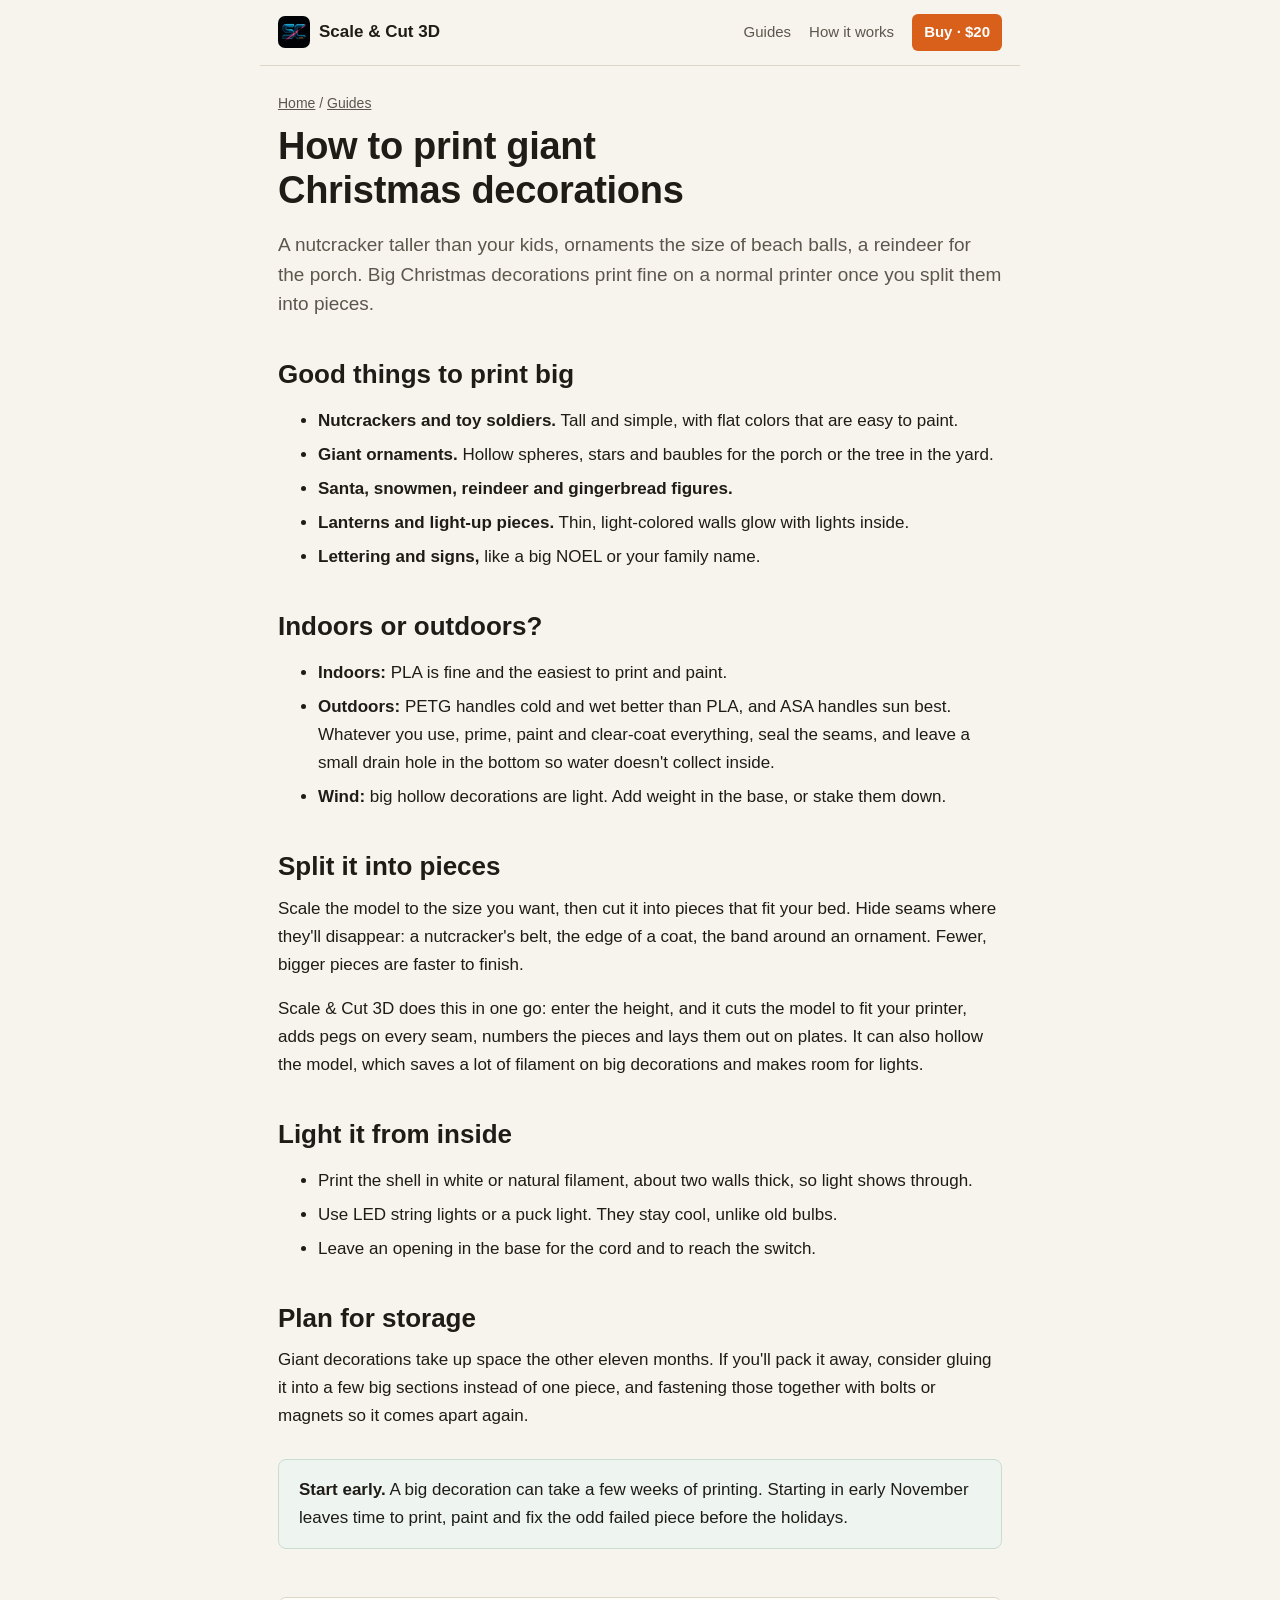
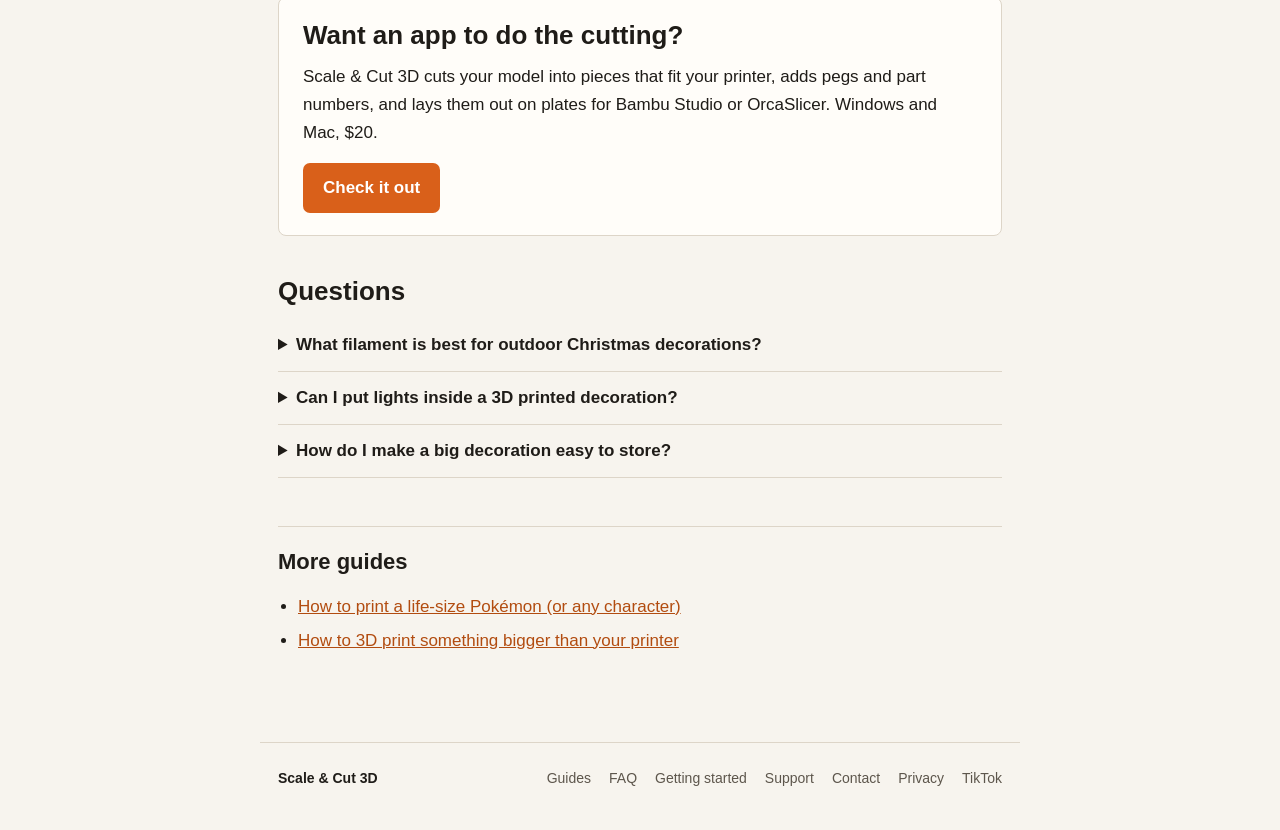
<file: guides/print-giant-christmas-decorations.html>
<!doctype html>
<html lang="en">
<head>
  <meta charset="utf-8">
  <meta name="viewport" content="width=device-width, initial-scale=1">
  <title>How to 3D Print Giant Christmas Decorations | Scale &amp; Cut 3D</title>
  <meta name="description" content="Print a life-size nutcracker, giant ornaments, Santa or reindeer on a regular 3D printer: choosing filament for outdoors, splitting, lighting from inside, and storing them for next year.">
  <meta name="robots" content="index,follow,max-image-preview:large">
  <link rel="canonical" href="https://scaleandcut3d.com/guides/print-giant-christmas-decorations.html">
  <link rel="icon" type="image/png" href="/logo-96.png">
  <link rel="stylesheet" href="/site.css?v=5">
  <meta property="og:type" content="article">
  <meta property="og:site_name" content="Scale &amp; Cut 3D">
  <meta property="og:title" content="How to 3D Print Giant Christmas Decorations | Scale &amp; Cut 3D">
  <meta property="og:description" content="Print a life-size nutcracker, giant ornaments, Santa or reindeer on a regular 3D printer: choosing filament for outdoors, splitting, lighting from inside, and storing them for next year.">
  <meta property="og:url" content="https://scaleandcut3d.com/guides/print-giant-christmas-decorations.html">
  <meta property="og:image" content="https://scaleandcut3d.com/media/app-exploded.jpg">
  <meta name="twitter:card" content="summary_large_image">
  <script type="application/ld+json">
{
  "@context": "https://schema.org",
  "@graph": [
    {
      "@type": "Article",
      "headline": "How to print giant Christmas decorations",
      "description": "Print a life-size nutcracker, giant ornaments, Santa or reindeer on a regular 3D printer: choosing filament for outdoors, splitting, lighting from inside, and storing them for next year.",
      "image": "https://scaleandcut3d.com/media/app-exploded.jpg",
      "datePublished": "2026-10-26",
      "dateModified": "2026-10-26",
      "author": {
        "@type": "Organization",
        "name": "Scale & Cut 3D",
        "url": "https://scaleandcut3d.com/"
      },
      "publisher": {
        "@type": "Organization",
        "name": "Scale & Cut 3D",
        "logo": {
          "@type": "ImageObject",
          "url": "https://scaleandcut3d.com/sclice-logo.png"
        }
      },
      "mainEntityOfPage": "https://scaleandcut3d.com/guides/print-giant-christmas-decorations.html"
    },
    {
      "@type": "FAQPage",
      "mainEntity": [
        {
          "@type": "Question",
          "name": "What filament is best for outdoor Christmas decorations?",
          "acceptedAnswer": {
            "@type": "Answer",
            "text": "PETG or ASA. PETG handles cold and moisture better than PLA, and ASA handles sunlight best. Seal and paint it either way."
          }
        },
        {
          "@type": "Question",
          "name": "Can I put lights inside a 3D printed decoration?",
          "acceptedAnswer": {
            "@type": "Answer",
            "text": "Yes. Print it in white or natural filament with thin walls, use cool LED lights, and leave an opening in the base for the cord."
          }
        },
        {
          "@type": "Question",
          "name": "How do I make a big decoration easy to store?",
          "acceptedAnswer": {
            "@type": "Answer",
            "text": "Assemble it into a few large sections and join those with bolts or magnets instead of glue, so it comes apart for storage."
          }
        }
      ]
    },
    {
      "@type": "BreadcrumbList",
      "itemListElement": [
        {
          "@type": "ListItem",
          "position": 1,
          "name": "Home",
          "item": "https://scaleandcut3d.com/"
        },
        {
          "@type": "ListItem",
          "position": 2,
          "name": "Guides",
          "item": "https://scaleandcut3d.com/guides/"
        },
        {
          "@type": "ListItem",
          "position": 3,
          "name": "How to print giant Christmas decorations",
          "item": "https://scaleandcut3d.com/guides/print-giant-christmas-decorations.html"
        }
      ]
    }
  ]
}
  </script>
</head>
<body>
  <header class="top">
    <a class="name" href="/"><img src="/logo-96.png" width="32" height="32" alt=""><span class="name-text">Scale &amp; Cut 3D</span></a>
    <nav>
      <a class="wide-only" href="/guides/">Guides</a>
      <a class="wide-only" href="/#how-it-works">How it works</a>
      <a class="nav-buy" href="https://caneprints.lemonsqueezy.com/checkout/buy/68783033-7123-44ac-8ecc-c4909757244d" data-goatcounter-click="click: checkout (guide)" data-reddit="50% off · $10">Buy · $20</a>
    </nav>
  </header>

  <main class="article">
    <p class="crumbs"><a href="/">Home</a> / <a href="/guides/">Guides</a></p>
    <h1>How to print giant Christmas decorations</h1>
    <p class="lead">A nutcracker taller than your kids, ornaments the size of beach balls, a reindeer for the porch. Big Christmas decorations print fine on a normal printer once you split them into pieces.</p>

    <h2>Good things to print big</h2>
    <ul>
      <li><strong>Nutcrackers and toy soldiers.</strong> Tall and simple, with flat colors that are easy to paint.</li>
      <li><strong>Giant ornaments.</strong> Hollow spheres, stars and baubles for the porch or the tree in the yard.</li>
      <li><strong>Santa, snowmen, reindeer and gingerbread figures.</strong></li>
      <li><strong>Lanterns and light-up pieces.</strong> Thin, light-colored walls glow with lights inside.</li>
      <li><strong>Lettering and signs,</strong> like a big NOEL or your family name.</li>
    </ul>

    <h2>Indoors or outdoors?</h2>
    <ul>
      <li><strong>Indoors:</strong> PLA is fine and the easiest to print and paint.</li>
      <li><strong>Outdoors:</strong> PETG handles cold and wet better than PLA, and ASA handles sun best. Whatever you use, prime, paint and clear-coat everything, seal the seams, and leave a small drain hole in the bottom so water doesn't collect inside.</li>
      <li><strong>Wind:</strong> big hollow decorations are light. Add weight in the base, or stake them down.</li>
    </ul>

    <h2>Split it into pieces</h2>
    <p>Scale the model to the size you want, then cut it into pieces that fit your bed. Hide seams where they'll disappear: a nutcracker's belt, the edge of a coat, the band around an ornament. Fewer, bigger pieces are faster to finish.</p>
    <p>Scale &amp; Cut 3D does this in one go: enter the height, and it cuts the model to fit your printer, adds pegs on every seam, numbers the pieces and lays them out on plates. It can also hollow the model, which saves a lot of filament on big decorations and makes room for lights.</p>

    <h2>Light it from inside</h2>
    <ul>
      <li>Print the shell in white or natural filament, about two walls thick, so light shows through.</li>
      <li>Use LED string lights or a puck light. They stay cool, unlike old bulbs.</li>
      <li>Leave an opening in the base for the cord and to reach the switch.</li>
    </ul>

    <h2>Plan for storage</h2>
    <p>Giant decorations take up space the other eleven months. If you'll pack it away, consider gluing it into a few big sections instead of one piece, and fastening those together with bolts or magnets so it comes apart again.</p>

    <div class="callout">
      <p><strong>Start early.</strong> A big decoration can take a few weeks of printing. Starting in early November leaves time to print, paint and fix the odd failed piece before the holidays.</p>
    </div>

    <section class="cta" aria-labelledby="cta-title">
      <h2 id="cta-title">Want an app to do the cutting?</h2>
      <p>Scale &amp; Cut 3D cuts your model into pieces that fit your printer, adds pegs and part numbers, and lays them out on plates for Bambu Studio or OrcaSlicer. Windows and Mac, $20.</p>
      <a class="button" href="/" data-goatcounter-click="guide: see pricing">Check it out</a>
    </section>

    <section class="faq" aria-labelledby="faq-title">
      <h2 id="faq-title">Questions</h2>
      <details><summary>What filament is best for outdoor Christmas decorations?</summary><p>PETG or ASA. PETG handles cold and moisture better than PLA, and ASA handles sunlight best. Seal and paint it either way.</p></details>
      <details><summary>Can I put lights inside a 3D printed decoration?</summary><p>Yes. Print it in white or natural filament with thin walls, use cool LED lights, and leave an opening in the base for the cord.</p></details>
      <details><summary>How do I make a big decoration easy to store?</summary><p>Assemble it into a few large sections and join those with bolts or magnets instead of glue, so it comes apart for storage.</p></details>
    </section>

    <aside class="related">
      <h2>More guides</h2>
      <ul>
        <li><a href="/guides/print-a-life-size-pokemon-or-character.html">How to print a life-size Pokémon (or any character)</a></li>
        <li><a href="/guides/print-bigger-than-your-printer.html">How to 3D print something bigger than your printer</a></li>
      </ul>
    </aside>
  </main>
  <footer>
    <span>Scale &amp; Cut 3D</span>
    <a href="/guides/">Guides</a>
    <a href="/faq.html">FAQ</a>
    <a href="/get-started.html">Getting started</a>
    <a href="/support.html">Support</a>
    <a href="mailto:johnyprints@gmail.com?subject=Scale%20%26%20Cut%203D%20question">Contact</a>
    <a href="/privacy.html">Privacy</a>
    <a href="https://www.tiktok.com/@cane.prints" target="_blank" rel="noopener">TikTok</a>
  </footer>
  <script src="/reddit-offer.js?v=7" defer></script>
  <script data-goatcounter="https://johnycaneprints.goatcounter.com/count" async src="//gc.zgo.at/count.js"></script>
</body>
</html>
</file>
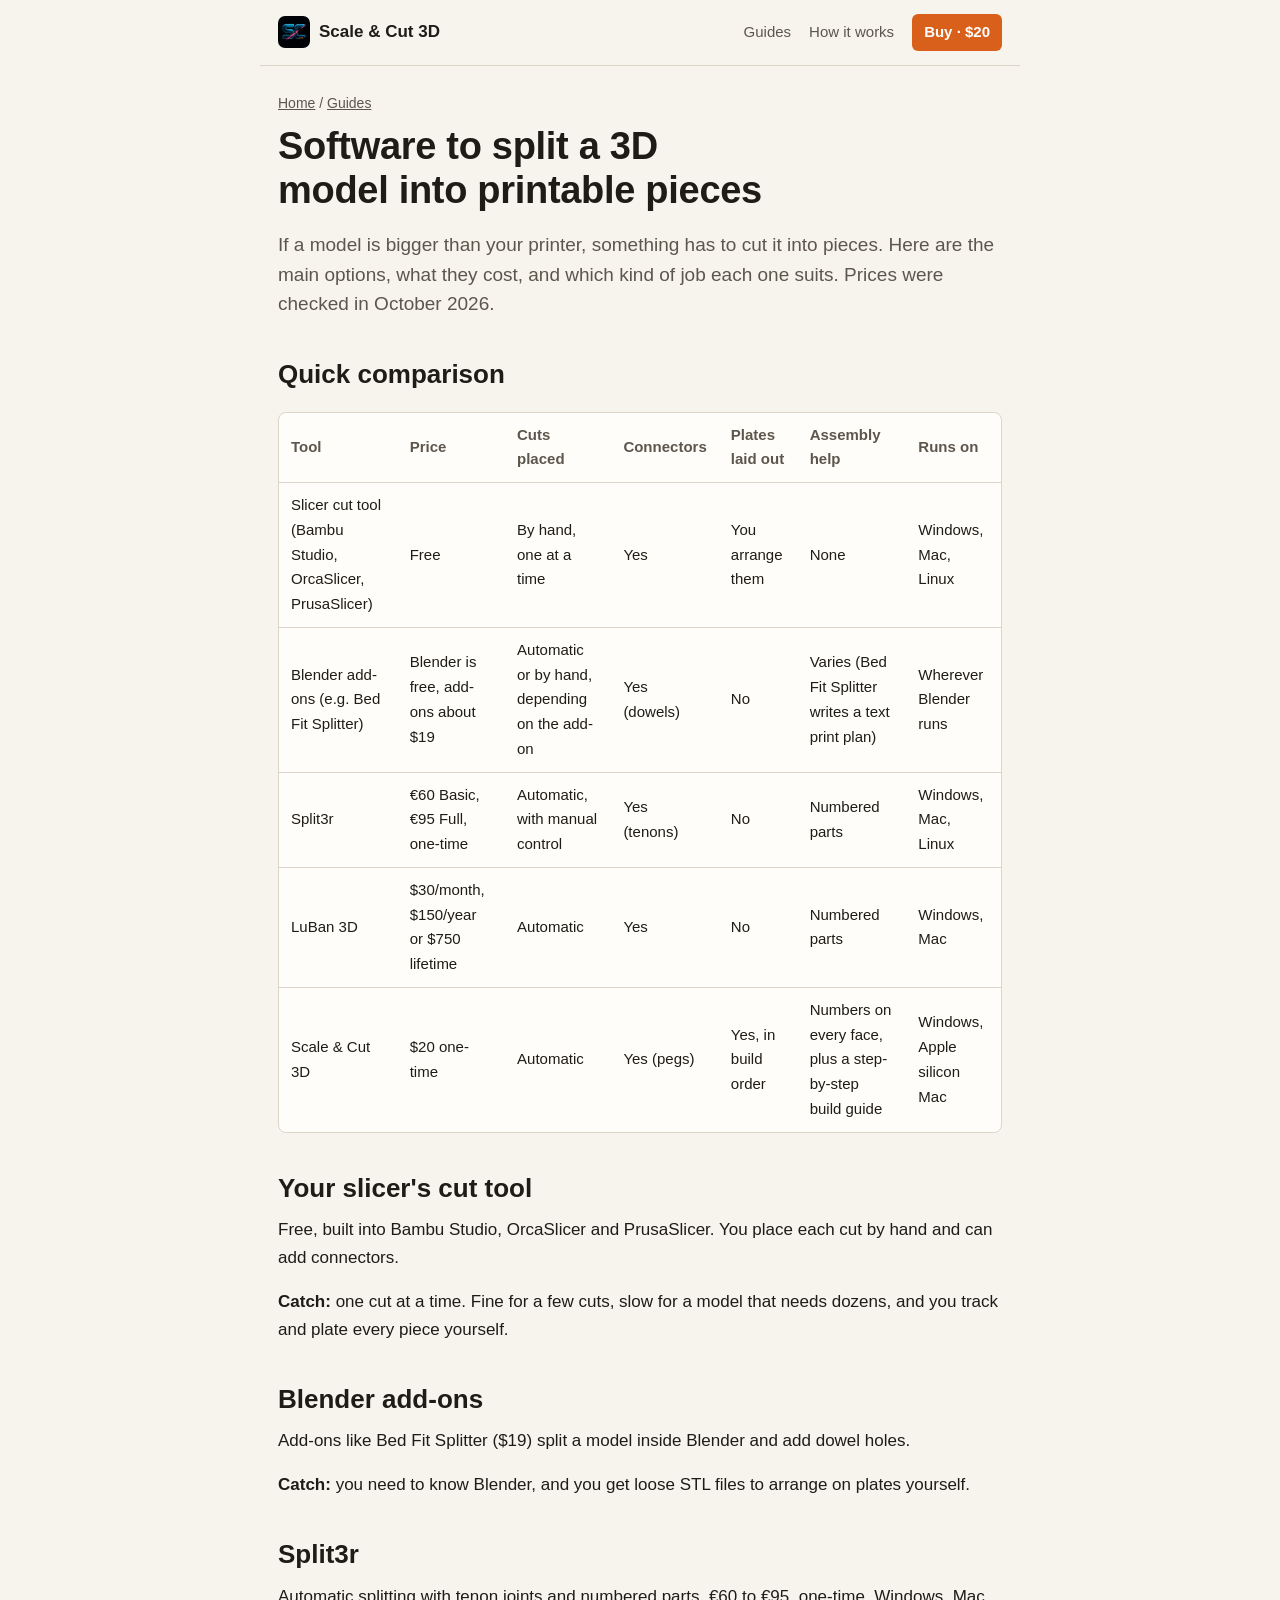
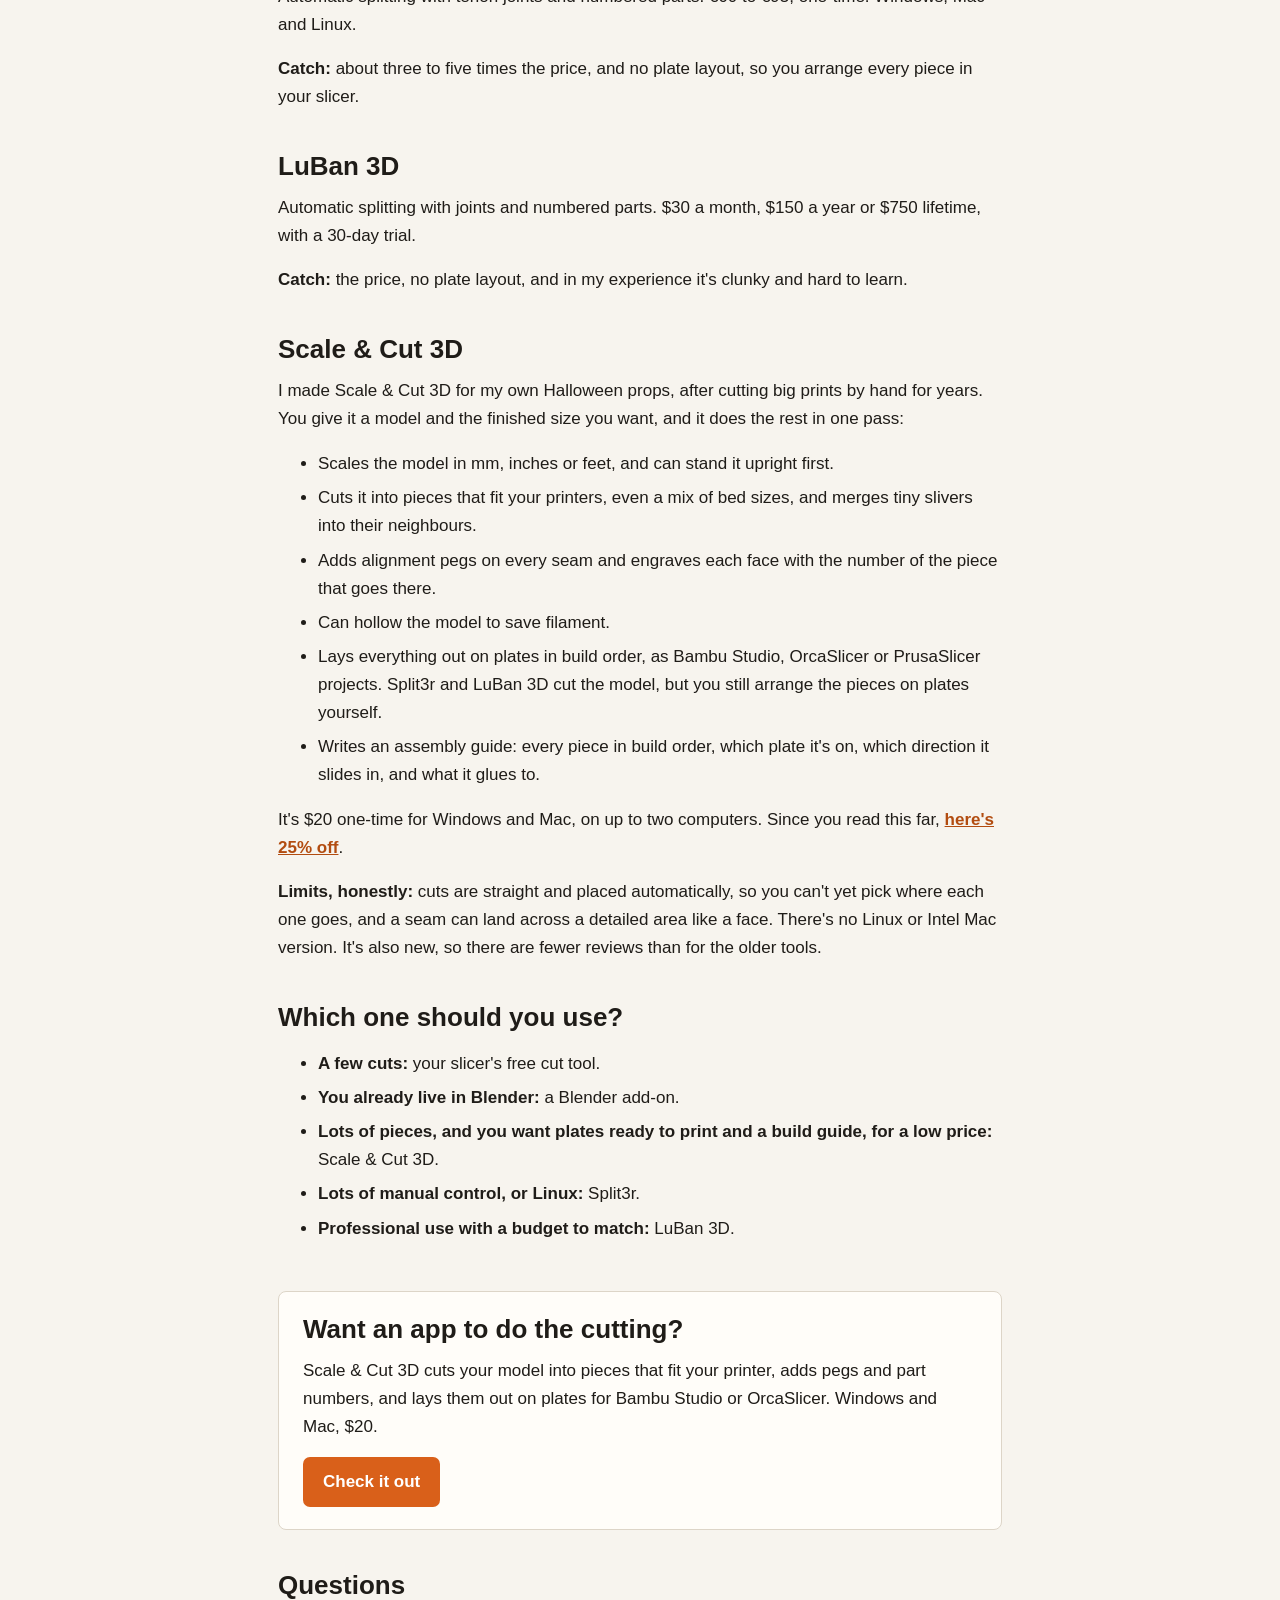
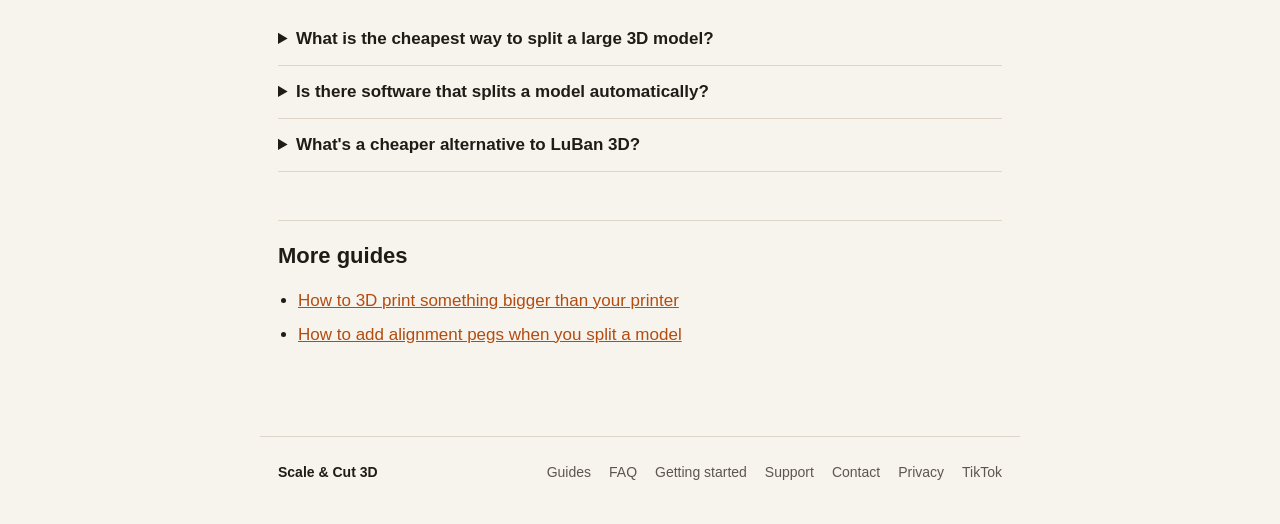
<file: guides/software-to-split-3d-models.html>
<!doctype html>
<html lang="en">
<head>
  <meta charset="utf-8">
  <meta name="viewport" content="width=device-width, initial-scale=1">
  <title>Software to Split a 3D Model Into Printable Pieces: Options Compared | Scale &amp; Cut 3D</title>
  <meta name="description" content="The free slicer cut tools, Blender add-ons, Split3r, LuBan 3D and Scale &amp; Cut 3D compared: price, how automatic they are, connectors, plate layout and platforms.">
  <meta name="robots" content="index,follow,max-image-preview:large">
  <link rel="canonical" href="https://scaleandcut3d.com/guides/software-to-split-3d-models.html">
  <link rel="icon" type="image/png" href="/logo-96.png">
  <link rel="stylesheet" href="/site.css?v=5">
  <meta property="og:type" content="article">
  <meta property="og:site_name" content="Scale &amp; Cut 3D">
  <meta property="og:title" content="Software to Split a 3D Model Into Printable Pieces: Options Compared | Scale &amp; Cut 3D">
  <meta property="og:description" content="The free slicer cut tools, Blender add-ons, Split3r, LuBan 3D and Scale &amp; Cut 3D compared: price, how automatic they are, connectors, plate layout and platforms.">
  <meta property="og:url" content="https://scaleandcut3d.com/guides/software-to-split-3d-models.html">
  <meta property="og:image" content="https://scaleandcut3d.com/media/app-exploded.jpg">
  <meta name="twitter:card" content="summary_large_image">
  <script type="application/ld+json">
{
  "@context": "https://schema.org",
  "@graph": [
    {
      "@type": "Article",
      "headline": "Software to split a 3D model into printable pieces",
      "description": "The free slicer cut tools, Blender add-ons, Split3r, LuBan 3D and Scale & Cut 3D compared: price, how automatic they are, connectors, plate layout and platforms.",
      "image": "https://scaleandcut3d.com/media/app-exploded.jpg",
      "datePublished": "2026-10-26",
      "dateModified": "2026-10-26",
      "author": {
        "@type": "Organization",
        "name": "Scale & Cut 3D",
        "url": "https://scaleandcut3d.com/"
      },
      "publisher": {
        "@type": "Organization",
        "name": "Scale & Cut 3D",
        "logo": {
          "@type": "ImageObject",
          "url": "https://scaleandcut3d.com/sclice-logo.png"
        }
      },
      "mainEntityOfPage": "https://scaleandcut3d.com/guides/software-to-split-3d-models.html"
    },
    {
      "@type": "FAQPage",
      "mainEntity": [
        {
          "@type": "Question",
          "name": "What is the cheapest way to split a large 3D model?",
          "acceptedAnswer": {
            "@type": "Answer",
            "text": "The free cut tool in Bambu Studio, OrcaSlicer or PrusaSlicer. It works well for a few cuts. For models that need many pieces, an automatic tool saves a lot of time; Scale &amp; Cut 3D is $20 one-time."
          }
        },
        {
          "@type": "Question",
          "name": "Is there software that splits a model automatically?",
          "acceptedAnswer": {
            "@type": "Answer",
            "text": "Yes. LuBan 3D, Split3r and Scale &amp; Cut 3D all cut a model into pieces that fit your build volume automatically and add connectors. Scale &amp; Cut 3D also lays the pieces out on plates for Bambu Studio, OrcaSlicer or PrusaSlicer."
          }
        },
        {
          "@type": "Question",
          "name": "What's a cheaper alternative to LuBan 3D?",
          "acceptedAnswer": {
            "@type": "Answer",
            "text": "Split3r (€60 to €95 one-time) and Scale &amp; Cut 3D ($20 one-time) both split models automatically for much less than a LuBan license."
          }
        }
      ]
    },
    {
      "@type": "BreadcrumbList",
      "itemListElement": [
        {
          "@type": "ListItem",
          "position": 1,
          "name": "Home",
          "item": "https://scaleandcut3d.com/"
        },
        {
          "@type": "ListItem",
          "position": 2,
          "name": "Guides",
          "item": "https://scaleandcut3d.com/guides/"
        },
        {
          "@type": "ListItem",
          "position": 3,
          "name": "Software to split a 3D model into printable pieces",
          "item": "https://scaleandcut3d.com/guides/software-to-split-3d-models.html"
        }
      ]
    }
  ]
}
  </script>
</head>
<body>
  <header class="top">
    <a class="name" href="/"><img src="/logo-96.png" width="32" height="32" alt=""><span class="name-text">Scale &amp; Cut 3D</span></a>
    <nav>
      <a class="wide-only" href="/guides/">Guides</a>
      <a class="wide-only" href="/#how-it-works">How it works</a>
      <a class="nav-buy" href="https://caneprints.lemonsqueezy.com/checkout/buy/68783033-7123-44ac-8ecc-c4909757244d" data-goatcounter-click="click: checkout (guide)" data-reddit="50% off · $10">Buy · $20</a>
    </nav>
  </header>

  <main class="article">
    <p class="crumbs"><a href="/">Home</a> / <a href="/guides/">Guides</a></p>
    <h1>Software to split a 3D model into printable pieces</h1>
    <p class="lead">If a model is bigger than your printer, something has to cut it into pieces. Here are the main options, what they cost, and which kind of job each one suits. Prices were checked in October 2026.</p>


    <h2>Quick comparison</h2>
    <div class="table-wrap">
      <table>
        <thead><tr><th scope="col">Tool</th><th scope="col">Price</th><th scope="col">Cuts placed</th><th scope="col">Connectors</th><th scope="col">Plates laid out</th><th scope="col">Assembly help</th><th scope="col">Runs on</th></tr></thead>
        <tbody>
          <tr><td>Slicer cut tool (Bambu Studio, OrcaSlicer, PrusaSlicer)</td><td>Free</td><td>By hand, one at a time</td><td>Yes</td><td>You arrange them</td><td>None</td><td>Windows, Mac, Linux</td></tr>
          <tr><td>Blender add-ons (e.g. Bed Fit Splitter)</td><td>Blender is free, add-ons about $19</td><td>Automatic or by hand, depending on the add-on</td><td>Yes (dowels)</td><td>No</td><td>Varies (Bed Fit Splitter writes a text print plan)</td><td>Wherever Blender runs</td></tr>
          <tr><td>Split3r</td><td>€60 Basic, €95 Full, one-time</td><td>Automatic, with manual control</td><td>Yes (tenons)</td><td>No</td><td>Numbered parts</td><td>Windows, Mac, Linux</td></tr>
          <tr><td>LuBan 3D</td><td>$30/month, $150/year or $750 lifetime</td><td>Automatic</td><td>Yes</td><td>No</td><td>Numbered parts</td><td>Windows, Mac</td></tr>
          <tr><td>Scale &amp; Cut 3D</td><td>$20 one-time</td><td>Automatic</td><td>Yes (pegs)</td><td>Yes, in build order</td><td>Numbers on every face, plus a step-by-step build guide</td><td>Windows, Apple silicon Mac</td></tr>
        </tbody>
      </table>
    </div>

    <h2>Your slicer's cut tool</h2>
    <p>Free, built into Bambu Studio, OrcaSlicer and PrusaSlicer. You place each cut by hand and can add connectors.</p>
    <p><strong>Catch:</strong> one cut at a time. Fine for a few cuts, slow for a model that needs dozens, and you track and plate every piece yourself.</p>

    <h2>Blender add-ons</h2>
    <p>Add-ons like Bed Fit Splitter ($19) split a model inside Blender and add dowel holes.</p>
    <p><strong>Catch:</strong> you need to know Blender, and you get loose STL files to arrange on plates yourself.</p>

    <h2>Split3r</h2>
    <p>Automatic splitting with tenon joints and numbered parts. €60 to €95, one-time. Windows, Mac and Linux.</p>
    <p><strong>Catch:</strong> about three to five times the price, and no plate layout, so you arrange every piece in your slicer.</p>

    <h2>LuBan 3D</h2>
    <p>Automatic splitting with joints and numbered parts. $30 a month, $150 a year or $750 lifetime, with a 30-day trial.</p>
    <p><strong>Catch:</strong> the price, no plate layout, and in my experience it's clunky and hard to learn.</p>

    <h2>Scale &amp; Cut 3D</h2>
    <p>I made Scale &amp; Cut 3D for my own Halloween props, after cutting big prints by hand for years. You give it a model and the finished size you want, and it does the rest in one pass:</p>
    <ul>
      <li>Scales the model in mm, inches or feet, and can stand it upright first.</li>
      <li>Cuts it into pieces that fit your printers, even a mix of bed sizes, and merges tiny slivers into their neighbours.</li>
      <li>Adds alignment pegs on every seam and engraves each face with the number of the piece that goes there.</li>
      <li>Can hollow the model to save filament.</li>
      <li>Lays everything out on plates in build order, as Bambu Studio, OrcaSlicer or PrusaSlicer projects. Split3r and LuBan 3D cut the model, but you still arrange the pieces on plates yourself.</li>
      <li>Writes an assembly guide: every piece in build order, which plate it's on, which direction it slides in, and what it glues to.</li>
    </ul>
    <p>It's $20 one-time for Windows and Mac, on up to two computers. Since you read this far, <a href="https://caneprints.lemonsqueezy.com/checkout/buy/68783033-7123-44ac-8ecc-c4909757244d?checkout%5Bdiscount_code%5D=EASTEREGG25" data-goatcounter-click="click: checkout (easter egg)"><strong>here's 25% off</strong></a>.</p>
    <p><strong>Limits, honestly:</strong> cuts are straight and placed automatically, so you can't yet pick where each one goes, and a seam can land across a detailed area like a face. There's no Linux or Intel Mac version. It's also new, so there are fewer reviews than for the older tools.</p>

    <h2>Which one should you use?</h2>
    <ul>
      <li><strong>A few cuts:</strong> your slicer's free cut tool.</li>
      <li><strong>You already live in Blender:</strong> a Blender add-on.</li>
      <li><strong>Lots of pieces, and you want plates ready to print and a build guide, for a low price:</strong> Scale &amp; Cut 3D.</li>
      <li><strong>Lots of manual control, or Linux:</strong> Split3r.</li>
      <li><strong>Professional use with a budget to match:</strong> LuBan 3D.</li>
    </ul>

    <section class="cta" aria-labelledby="cta-title">
      <h2 id="cta-title">Want an app to do the cutting?</h2>
      <p>Scale &amp; Cut 3D cuts your model into pieces that fit your printer, adds pegs and part numbers, and lays them out on plates for Bambu Studio or OrcaSlicer. Windows and Mac, $20.</p>
      <a class="button" href="/" data-goatcounter-click="guide: see pricing">Check it out</a>
    </section>

    <section class="faq" aria-labelledby="faq-title">
      <h2 id="faq-title">Questions</h2>
      <details><summary>What is the cheapest way to split a large 3D model?</summary><p>The free cut tool in Bambu Studio, OrcaSlicer or PrusaSlicer. It works well for a few cuts. For models that need many pieces, an automatic tool saves a lot of time; Scale &amp; Cut 3D is $20 one-time.</p></details>
      <details><summary>Is there software that splits a model automatically?</summary><p>Yes. LuBan 3D, Split3r and Scale &amp; Cut 3D all cut a model into pieces that fit your build volume automatically and add connectors. Scale &amp; Cut 3D also lays the pieces out on plates for Bambu Studio, OrcaSlicer or PrusaSlicer.</p></details>
      <details><summary>What's a cheaper alternative to LuBan 3D?</summary><p>Split3r (€60 to €95 one-time) and Scale &amp; Cut 3D ($20 one-time) both split models automatically for much less than a LuBan license.</p></details>
    </section>

    <aside class="related">
      <h2>More guides</h2>
      <ul>
        <li><a href="/guides/print-bigger-than-your-printer.html">How to 3D print something bigger than your printer</a></li>
        <li><a href="/guides/add-alignment-pegs.html">How to add alignment pegs when you split a model</a></li>
      </ul>
    </aside>
  </main>
  <footer>
    <span>Scale &amp; Cut 3D</span>
    <a href="/guides/">Guides</a>
    <a href="/faq.html">FAQ</a>
    <a href="/get-started.html">Getting started</a>
    <a href="/support.html">Support</a>
    <a href="mailto:johnyprints@gmail.com?subject=Scale%20%26%20Cut%203D%20question">Contact</a>
    <a href="/privacy.html">Privacy</a>
    <a href="https://www.tiktok.com/@cane.prints" target="_blank" rel="noopener">TikTok</a>
  </footer>
  <script src="/reddit-offer.js?v=7" defer></script>
  <script data-goatcounter="https://johnycaneprints.goatcounter.com/count" async src="//gc.zgo.at/count.js"></script>
</body>
</html>
</file>
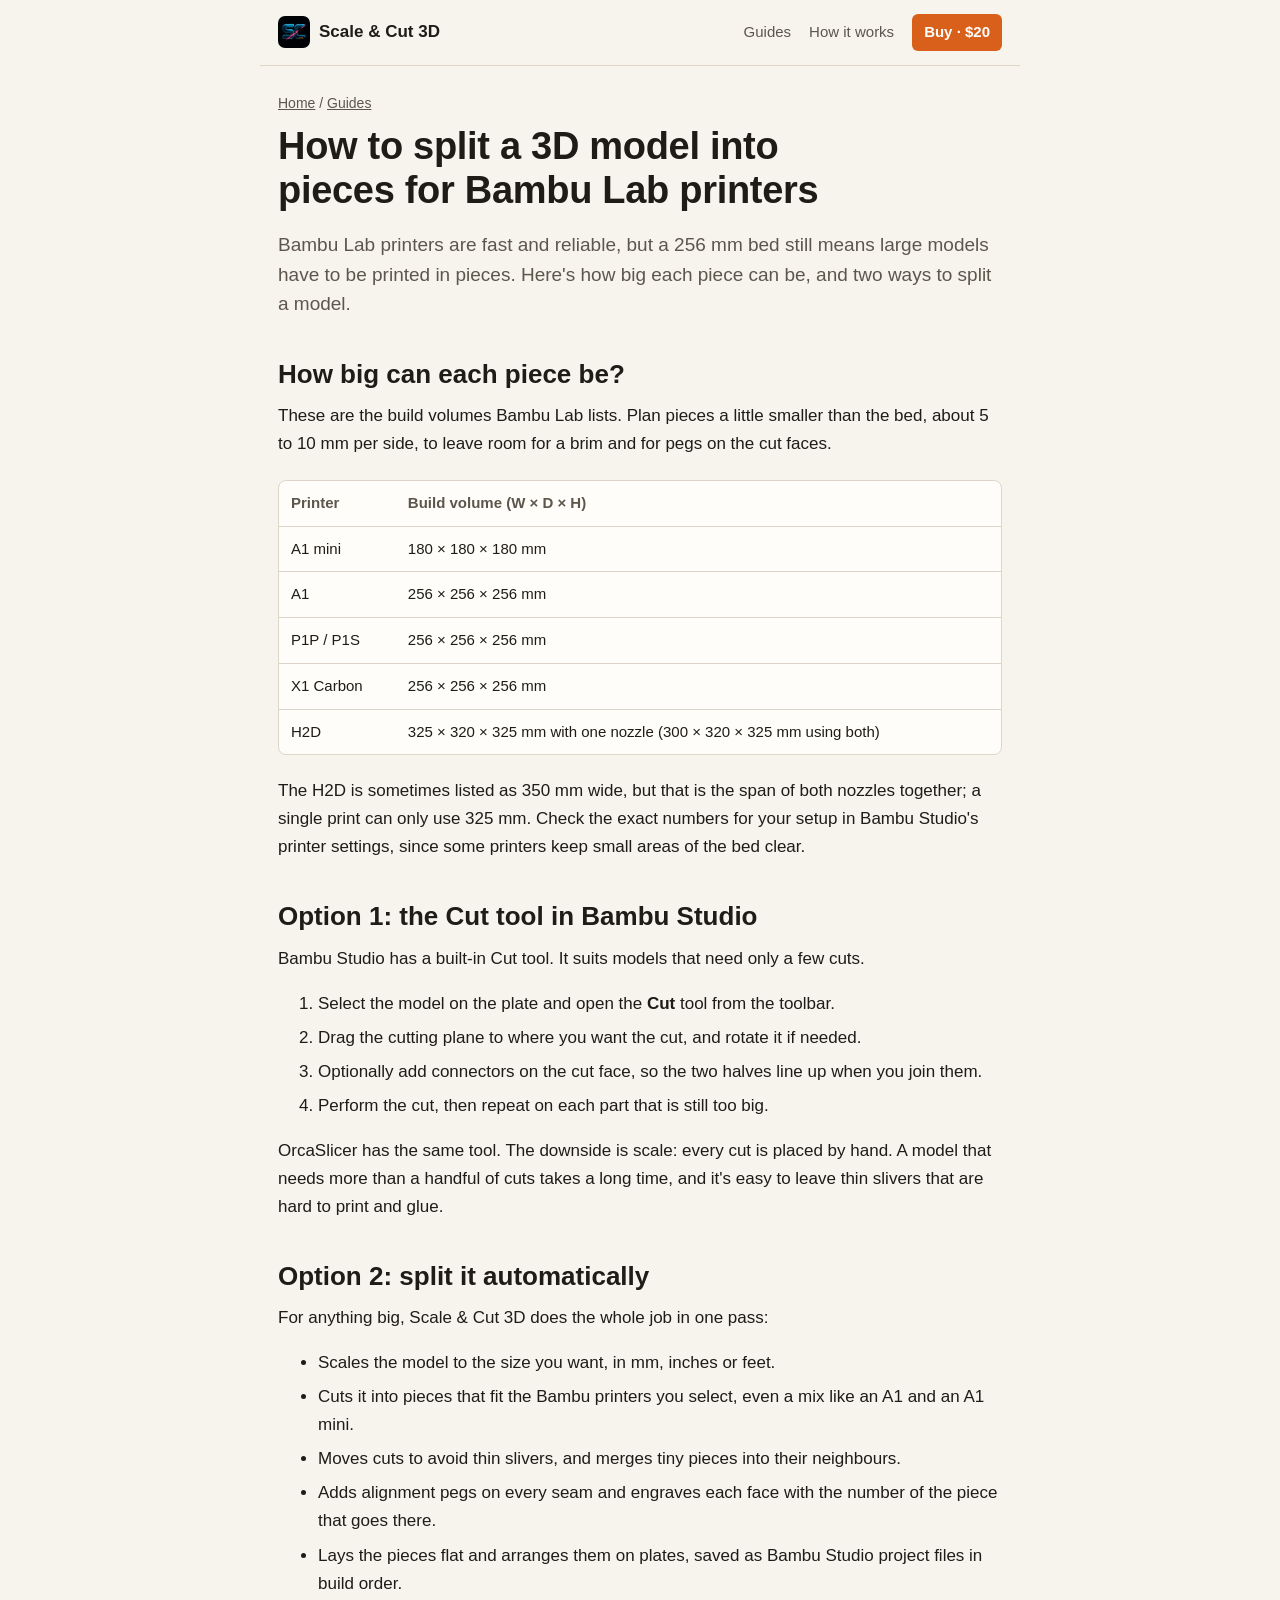
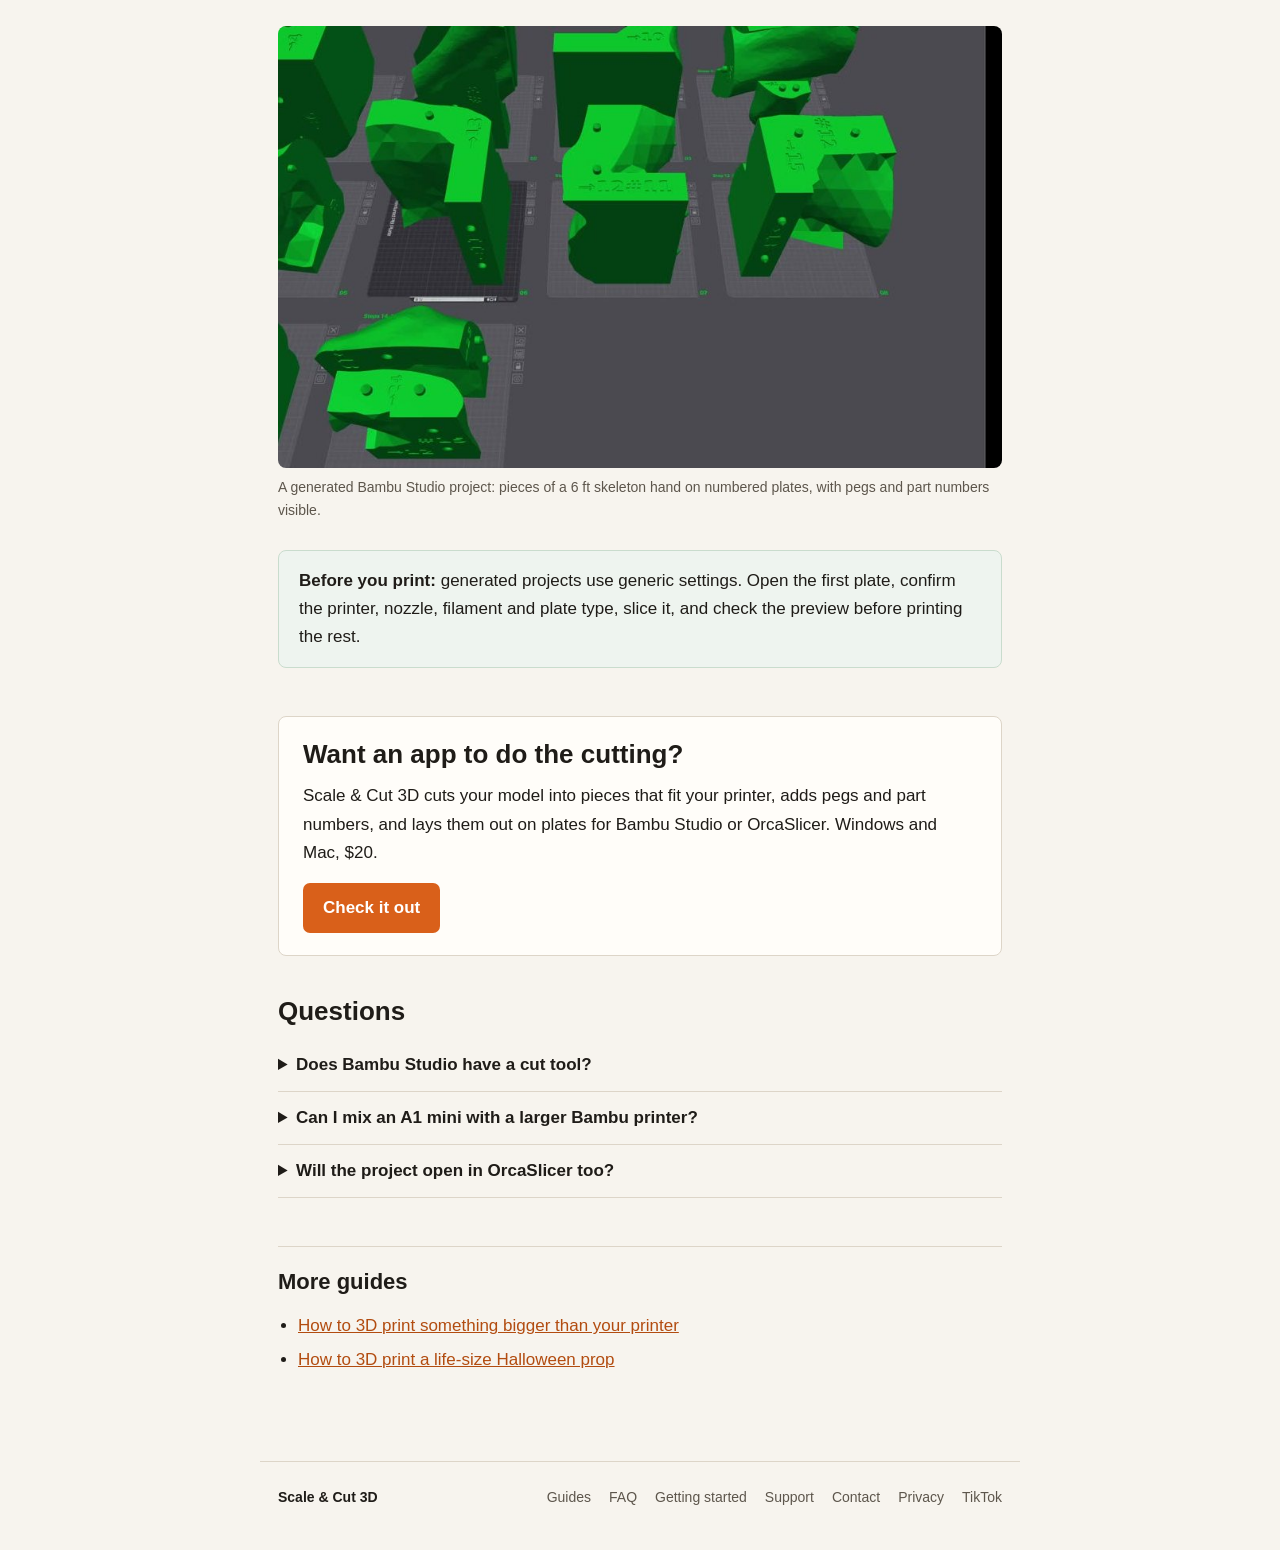
<file: guides/split-a-model-for-bambu-lab.html>
<!doctype html>
<html lang="en">
<head>
  <meta charset="utf-8">
  <meta name="viewport" content="width=device-width, initial-scale=1">
  <title>How to Split a 3D Model Into Pieces for Bambu Lab Printers | Scale &amp; Cut 3D</title>
  <meta name="description" content="Bed sizes for the Bambu Lab A1 mini, A1, P1P, P1S, X1 Carbon and H2D, how to cut a model by hand in Bambu Studio, and how to automate it for large prints.">
  <meta name="robots" content="index,follow,max-image-preview:large">
  <link rel="canonical" href="https://scaleandcut3d.com/guides/split-a-model-for-bambu-lab.html">
  <link rel="icon" type="image/png" href="/logo-96.png">
  <link rel="stylesheet" href="/site.css?v=5">
  <meta property="og:type" content="article">
  <meta property="og:site_name" content="Scale &amp; Cut 3D">
  <meta property="og:title" content="How to Split a 3D Model Into Pieces for Bambu Lab Printers | Scale &amp; Cut 3D">
  <meta property="og:description" content="Bed sizes for the Bambu Lab A1 mini, A1, P1P, P1S, X1 Carbon and H2D, how to cut a model by hand in Bambu Studio, and how to automate it for large prints.">
  <meta property="og:url" content="https://scaleandcut3d.com/guides/split-a-model-for-bambu-lab.html">
  <meta property="og:image" content="https://scaleandcut3d.com/media/bambu-plates.jpg">
  <meta name="twitter:card" content="summary_large_image">
  <script type="application/ld+json">
{
  "@context": "https://schema.org",
  "@graph": [
    {
      "@type": "Article",
      "headline": "How to split a 3D model into pieces for Bambu Lab printers",
      "description": "Bed sizes for the Bambu Lab A1 mini, A1, P1P, P1S, X1 Carbon and H2D, how to cut a model by hand in Bambu Studio, and how to automate it for large prints.",
      "image": "https://scaleandcut3d.com/media/bambu-plates.jpg",
      "datePublished": "2026-10-26",
      "dateModified": "2026-10-26",
      "author": {
        "@type": "Organization",
        "name": "Scale & Cut 3D",
        "url": "https://scaleandcut3d.com/"
      },
      "publisher": {
        "@type": "Organization",
        "name": "Scale & Cut 3D",
        "logo": {
          "@type": "ImageObject",
          "url": "https://scaleandcut3d.com/sclice-logo.png"
        }
      },
      "mainEntityOfPage": "https://scaleandcut3d.com/guides/split-a-model-for-bambu-lab.html"
    },
    {
      "@type": "FAQPage",
      "mainEntity": [
        {
          "@type": "Question",
          "name": "Does Bambu Studio have a cut tool?",
          "acceptedAnswer": {
            "@type": "Answer",
            "text": "Yes. Bambu Studio's Cut tool splits a model along a plane and can add connectors to the cut faces. It works well for a few cuts; large models with many pieces are faster with an automatic tool."
          }
        },
        {
          "@type": "Question",
          "name": "Can I mix an A1 mini with a larger Bambu printer?",
          "acceptedAnswer": {
            "@type": "Answer",
            "text": "Yes. Plan the cuts around the larger printer, then print the pieces that fit on the A1 mini there. Scale &amp; Cut 3D routes each piece to the smallest selected printer it fits on."
          }
        },
        {
          "@type": "Question",
          "name": "Will the project open in OrcaSlicer too?",
          "acceptedAnswer": {
            "@type": "Answer",
            "text": "Yes. OrcaSlicer reads Bambu Studio projects, including the plate layout. Choose the right printer and filament profiles before slicing."
          }
        }
      ]
    },
    {
      "@type": "BreadcrumbList",
      "itemListElement": [
        {
          "@type": "ListItem",
          "position": 1,
          "name": "Home",
          "item": "https://scaleandcut3d.com/"
        },
        {
          "@type": "ListItem",
          "position": 2,
          "name": "Guides",
          "item": "https://scaleandcut3d.com/guides/"
        },
        {
          "@type": "ListItem",
          "position": 3,
          "name": "How to split a 3D model into pieces for Bambu Lab printers",
          "item": "https://scaleandcut3d.com/guides/split-a-model-for-bambu-lab.html"
        }
      ]
    }
  ]
}
  </script>
</head>
<body>
  <header class="top">
    <a class="name" href="/"><img src="/logo-96.png" width="32" height="32" alt=""><span class="name-text">Scale &amp; Cut 3D</span></a>
    <nav>
      <a class="wide-only" href="/guides/">Guides</a>
      <a class="wide-only" href="/#how-it-works">How it works</a>
      <a class="nav-buy" href="https://caneprints.lemonsqueezy.com/checkout/buy/68783033-7123-44ac-8ecc-c4909757244d" data-goatcounter-click="click: checkout (guide)" data-reddit="50% off · $10">Buy · $20</a>
    </nav>
  </header>

  <main class="article">
    <p class="crumbs"><a href="/">Home</a> / <a href="/guides/">Guides</a></p>
    <h1>How to split a 3D model into pieces for Bambu Lab printers</h1>
    <p class="lead">Bambu Lab printers are fast and reliable, but a 256 mm bed still means large models have to be printed in pieces. Here's how big each piece can be, and two ways to split a model.</p>

    <h2>How big can each piece be?</h2>
    <p>These are the build volumes Bambu Lab lists. Plan pieces a little smaller than the bed, about 5 to 10 mm per side, to leave room for a brim and for pegs on the cut faces.</p>
    <div class="table-wrap">
      <table>
        <thead><tr><th scope="col">Printer</th><th scope="col">Build volume (W × D × H)</th></tr></thead>
        <tbody>
          <tr><td>A1 mini</td><td>180 × 180 × 180 mm</td></tr>
          <tr><td>A1</td><td>256 × 256 × 256 mm</td></tr>
          <tr><td>P1P / P1S</td><td>256 × 256 × 256 mm</td></tr>
          <tr><td>X1 Carbon</td><td>256 × 256 × 256 mm</td></tr>
          <tr><td>H2D</td><td>325 × 320 × 325 mm with one nozzle (300 × 320 × 325 mm using both)</td></tr>
        </tbody>
      </table>
    </div>
    <p>The H2D is sometimes listed as 350 mm wide, but that is the span of both nozzles together; a single print can only use 325 mm. Check the exact numbers for your setup in Bambu Studio's printer settings, since some printers keep small areas of the bed clear.</p>

    <h2>Option 1: the Cut tool in Bambu Studio</h2>
    <p>Bambu Studio has a built-in Cut tool. It suits models that need only a few cuts.</p>
    <ol>
      <li>Select the model on the plate and open the <strong>Cut</strong> tool from the toolbar.</li>
      <li>Drag the cutting plane to where you want the cut, and rotate it if needed.</li>
      <li>Optionally add connectors on the cut face, so the two halves line up when you join them.</li>
      <li>Perform the cut, then repeat on each part that is still too big.</li>
    </ol>
    <p>OrcaSlicer has the same tool. The downside is scale: every cut is placed by hand. A model that needs more than a handful of cuts takes a long time, and it's easy to leave thin slivers that are hard to print and glue.</p>

    <h2>Option 2: split it automatically</h2>
    <p>For anything big, Scale &amp; Cut 3D does the whole job in one pass:</p>
    <ul>
      <li>Scales the model to the size you want, in mm, inches or feet.</li>
      <li>Cuts it into pieces that fit the Bambu printers you select, even a mix like an A1 and an A1 mini.</li>
      <li>Moves cuts to avoid thin slivers, and merges tiny pieces into their neighbours.</li>
      <li>Adds alignment pegs on every seam and engraves each face with the number of the piece that goes there.</li>
      <li>Lays the pieces flat and arranges them on plates, saved as Bambu Studio project files in build order.</li>
    </ul>
    <figure class="figure">
      <img src="/media/bambu-plates.jpg" width="910" height="556" loading="lazy" alt="Bambu Studio with numbered plates of cut pieces">
      <figcaption>A generated Bambu Studio project: pieces of a 6 ft skeleton hand on numbered plates, with pegs and part numbers visible.</figcaption>
    </figure>
    <div class="callout">
      <p><strong>Before you print:</strong> generated projects use generic settings. Open the first plate, confirm the printer, nozzle, filament and plate type, slice it, and check the preview before printing the rest.</p>
    </div>

    <section class="cta" aria-labelledby="cta-title">
      <h2 id="cta-title">Want an app to do the cutting?</h2>
      <p>Scale &amp; Cut 3D cuts your model into pieces that fit your printer, adds pegs and part numbers, and lays them out on plates for Bambu Studio or OrcaSlicer. Windows and Mac, $20.</p>
      <a class="button" href="/" data-goatcounter-click="guide: see pricing">Check it out</a>
    </section>

    <section class="faq" aria-labelledby="faq-title">
      <h2 id="faq-title">Questions</h2>
      <details><summary>Does Bambu Studio have a cut tool?</summary><p>Yes. Bambu Studio's Cut tool splits a model along a plane and can add connectors to the cut faces. It works well for a few cuts; large models with many pieces are faster with an automatic tool.</p></details>
      <details><summary>Can I mix an A1 mini with a larger Bambu printer?</summary><p>Yes. Plan the cuts around the larger printer, then print the pieces that fit on the A1 mini there. Scale &amp; Cut 3D routes each piece to the smallest selected printer it fits on.</p></details>
      <details><summary>Will the project open in OrcaSlicer too?</summary><p>Yes. OrcaSlicer reads Bambu Studio projects, including the plate layout. Choose the right printer and filament profiles before slicing.</p></details>
    </section>

    <aside class="related">
      <h2>More guides</h2>
      <ul>
        <li><a href="/guides/print-bigger-than-your-printer.html">How to 3D print something bigger than your printer</a></li>
        <li><a href="/guides/life-size-halloween-prop.html">How to 3D print a life-size Halloween prop</a></li>
      </ul>
    </aside>
  </main>
  <footer>
    <span>Scale &amp; Cut 3D</span>
    <a href="/guides/">Guides</a>
    <a href="/faq.html">FAQ</a>
    <a href="/get-started.html">Getting started</a>
    <a href="/support.html">Support</a>
    <a href="mailto:johnyprints@gmail.com?subject=Scale%20%26%20Cut%203D%20question">Contact</a>
    <a href="/privacy.html">Privacy</a>
    <a href="https://www.tiktok.com/@cane.prints" target="_blank" rel="noopener">TikTok</a>
  </footer>
  <script src="/reddit-offer.js?v=7" defer></script>
  <script data-goatcounter="https://johnycaneprints.goatcounter.com/count" async src="//gc.zgo.at/count.js"></script>
</body>
</html>
</file>
<file: site.css>
/* Shared look for every page: light paper, plain type, one orange. */
:root {
  color-scheme: light;
  --paper: #f7f4ee;
  --card: #fffdf9;
  --ink: #1f1c18;
  --soft: #5d564c;
  --rule: #ddd5c8;
  --orange: #d9601a;
  --orange-dark: #b24c10;
  --note: #eef4ef;
  --note-line: #c9dccd;
}
* { box-sizing: border-box; }
html { scroll-behavior: smooth; }
body { margin: 0; background: var(--paper); color: var(--ink); font: 17px/1.65 -apple-system, BlinkMacSystemFont, "Segoe UI", Roboto, Helvetica, Arial, sans-serif; }
img, video { display: block; max-width: 100%; height: auto; }
a { color: var(--orange-dark); }
h1 { margin: 34px 0 18px; font-size: clamp(28px, 5vw, 38px); line-height: 1.15; letter-spacing: -0.3px; text-wrap: balance; }
h2 { margin: 40px 0 12px; font-size: 26px; line-height: 1.2; text-wrap: balance; }
h3 { margin: 28px 0 8px; font-size: 19px; }
p { margin: 0 0 16px; }
figure { margin: 0; }
figcaption { margin-top: 8px; color: var(--soft); font-size: 14px; }
.small { color: var(--soft); font-size: 14px; }

.top, main, footer { width: min(760px, 100%); margin: 0 auto; padding-left: max(18px, env(safe-area-inset-left, 0px)); padding-right: max(18px, env(safe-area-inset-right, 0px)); }
.top { display: flex; align-items: center; gap: 16px; padding-block: 14px; border-bottom: 1px solid var(--rule); }
.name { display: flex; align-items: center; gap: 9px; color: var(--ink); font-weight: 700; text-decoration: none; }
.name img { border-radius: 7px; }
.top nav { margin-left: auto; display: flex; align-items: center; gap: 18px; }
.top nav a { color: var(--soft); font-size: 15px; text-decoration: none; }
.top nav a:hover { color: var(--ink); }
.top nav .nav-buy { padding: 6px 12px; border-radius: 6px; background: var(--orange); color: #fff; font-weight: 600; }
.top nav .nav-buy s { margin: 0 2px; opacity: .75; font-weight: 400; }

.btn, .button { display: inline-block; padding: 11px 20px; border-radius: 7px; background: var(--orange); color: #fff; font-weight: 600; text-decoration: none; }
.btn:hover, .button:hover { background: var(--orange-dark); }

.faq details { border-bottom: 1px solid var(--rule); padding: 12px 0; }
.faq summary { cursor: pointer; font-weight: 600; }
.faq details p { margin: 8px 0 4px; color: var(--soft); }

footer { display: flex; flex-wrap: wrap; gap: 8px 18px; margin-top: 60px; padding-block: 24px 40px; border-top: 1px solid var(--rule); font-size: 14px; color: var(--soft); }
footer span { margin-right: auto; font-weight: 600; color: var(--ink); }
footer a { color: var(--soft); text-decoration: none; }
footer a:hover { color: var(--ink); }

/* Plain pages (getting started, support, privacy) */
.page .lead { color: var(--soft); font-size: 19px; }
.page .steps { padding-left: 22px; }
.page .steps li { margin-bottom: 6px; }
.panel { margin: 28px 0; padding: 18px 20px; border: 1px solid var(--rule); border-radius: 8px; background: var(--card); }
.panel h2 { margin-top: 0; }

/* Guides */
.article { padding-bottom: 10px; }
.crumbs { margin: 26px 0 0; color: var(--soft); font-size: 14px; }
.crumbs a { color: var(--soft); }
.article h1 { margin-top: 10px; }
.lead { margin: 0 0 20px; color: var(--soft); font-size: 19px; line-height: 1.55; }
.article li + li { margin-top: 6px; }
.figure { margin: 28px 0; }
.figure img, .figure video { width: 100%; border-radius: 8px; }
.callout { margin: 28px 0; padding: 16px 20px; border: 1px solid var(--note-line); border-radius: 8px; background: var(--note); }
.callout p { margin: 0; }
.callout p + p { margin-top: 10px; }
.table-wrap { margin: 22px 0; overflow-x: auto; border: 1px solid var(--rule); border-radius: 8px; background: var(--card); }
table { width: 100%; border-collapse: collapse; font-size: 15px; }
th, td { padding: 10px 12px; border-bottom: 1px solid var(--rule); text-align: left; }
th { color: var(--soft); font-weight: 600; }
tr:last-child td { border-bottom: 0; }
td { font-variant-numeric: tabular-nums; }
.cta { margin: 48px 0 0; padding: 22px 24px; border: 1px solid var(--rule); border-radius: 8px; background: var(--card); }
.cta h2 { margin-top: 0; }
.cta p { margin: 0 0 16px; }
.related { margin-top: 48px; padding-top: 22px; border-top: 1px solid var(--rule); }
.related h2 { margin-top: 0; font-size: 22px; }
.related ul { padding-left: 20px; }
.guide-list { margin: 26px 0 0; padding: 0; list-style: none; display: grid; gap: 12px; }
.guide-list a { display: block; padding: 16px 18px; border: 1px solid var(--rule); border-radius: 8px; background: var(--card); text-decoration: none; }
.guide-list a:hover { border-color: var(--orange); }
.guide-list strong { display: block; color: var(--ink); font-size: 19px; line-height: 1.3; }
.guide-list span { display: block; margin-top: 6px; color: var(--soft); font-size: 15px; line-height: 1.55; }

@media (max-width: 560px) {
  body { font-size: 16px; }
  /* Phones: name, FAQ and the buy button; the rest is in the page. */
  .top { gap: 10px; }
  .top nav { gap: 12px; }
  .top nav a { font-size: 14px; }
  .top nav .wide-only { display: none; }
  .top nav .nav-buy { padding: 6px 10px; white-space: nowrap; }
  .name { font-size: 15px; white-space: nowrap; }
  h1 { margin-top: 24px; }
  footer span { flex-basis: 100%; }
}
@media (prefers-reduced-motion: reduce) { html { scroll-behavior: auto; } }
</file>
<file: home.css>
/* Homepage only; the shared look is in site.css. */
h2 { margin-top: 0; }
.pair { display: grid; grid-template-columns: 1fr 1fr; gap: 12px; margin-bottom: 26px; }
.pair img { width: 100%; aspect-ratio: 4 / 5; object-fit: cover; border-radius: 8px; background: #111; }
.pair figcaption { text-align: center; }
.sale { display: flex; flex-wrap: wrap; align-items: baseline; gap: 4px 10px; margin: 0 0 12px; }
.sale s { color: var(--soft); font-size: 22px; }
.sale strong { font-size: 30px; }
.sale span { color: var(--orange-dark); font-weight: 700; }
.sale.big s { font-size: 28px; }
.sale.big strong { font-size: 42px; }
.actions { display: flex; flex-wrap: wrap; gap: 10px; margin: 6px 0 14px; }
.btn.plain { background: transparent; color: var(--ink); border: 1px solid var(--rule); }
.btn.plain:hover { background: #efe9df; }
.btn.big { padding: 14px 26px; font-size: 18px; margin: 4px 0 14px; }
.phone-note { padding: 10px 13px; border: 1px solid var(--note-line); border-radius: 7px; background: var(--note); font-size: 15px; }
.block { padding-top: 54px; margin-top: 46px; border-top: 1px solid var(--rule); }
.two { display: grid; grid-template-columns: 1fr 1fr; gap: 14px; margin: 8px 0 22px; }
.two img { width: 100%; border-radius: 8px; }
#made-with .two img { aspect-ratio: 3 / 4; object-fit: cover; }
#how-it-works .two img { aspect-ratio: 900 / 628; object-fit: cover; }
#how-it-works .two .wide { grid-column: 1 / -1; }
#how-it-works .two .wide img { aspect-ratio: auto; }
.facts { margin: 4px 0 22px; padding-left: 20px; }
.facts li { margin-bottom: 4px; }
.video-frame { position: relative; aspect-ratio: 16 / 9; margin-bottom: 8px; border-radius: 8px; overflow: hidden; background: #000; }
.video-frame iframe { position: absolute; inset: 0; width: 100%; height: 100%; border: 0; }
@media (max-width: 560px) {
  .pair { gap: 8px; }
  .actions .btn { flex: 1 1 100%; text-align: center; }
  .two { gap: 10px; }
}
</file>
